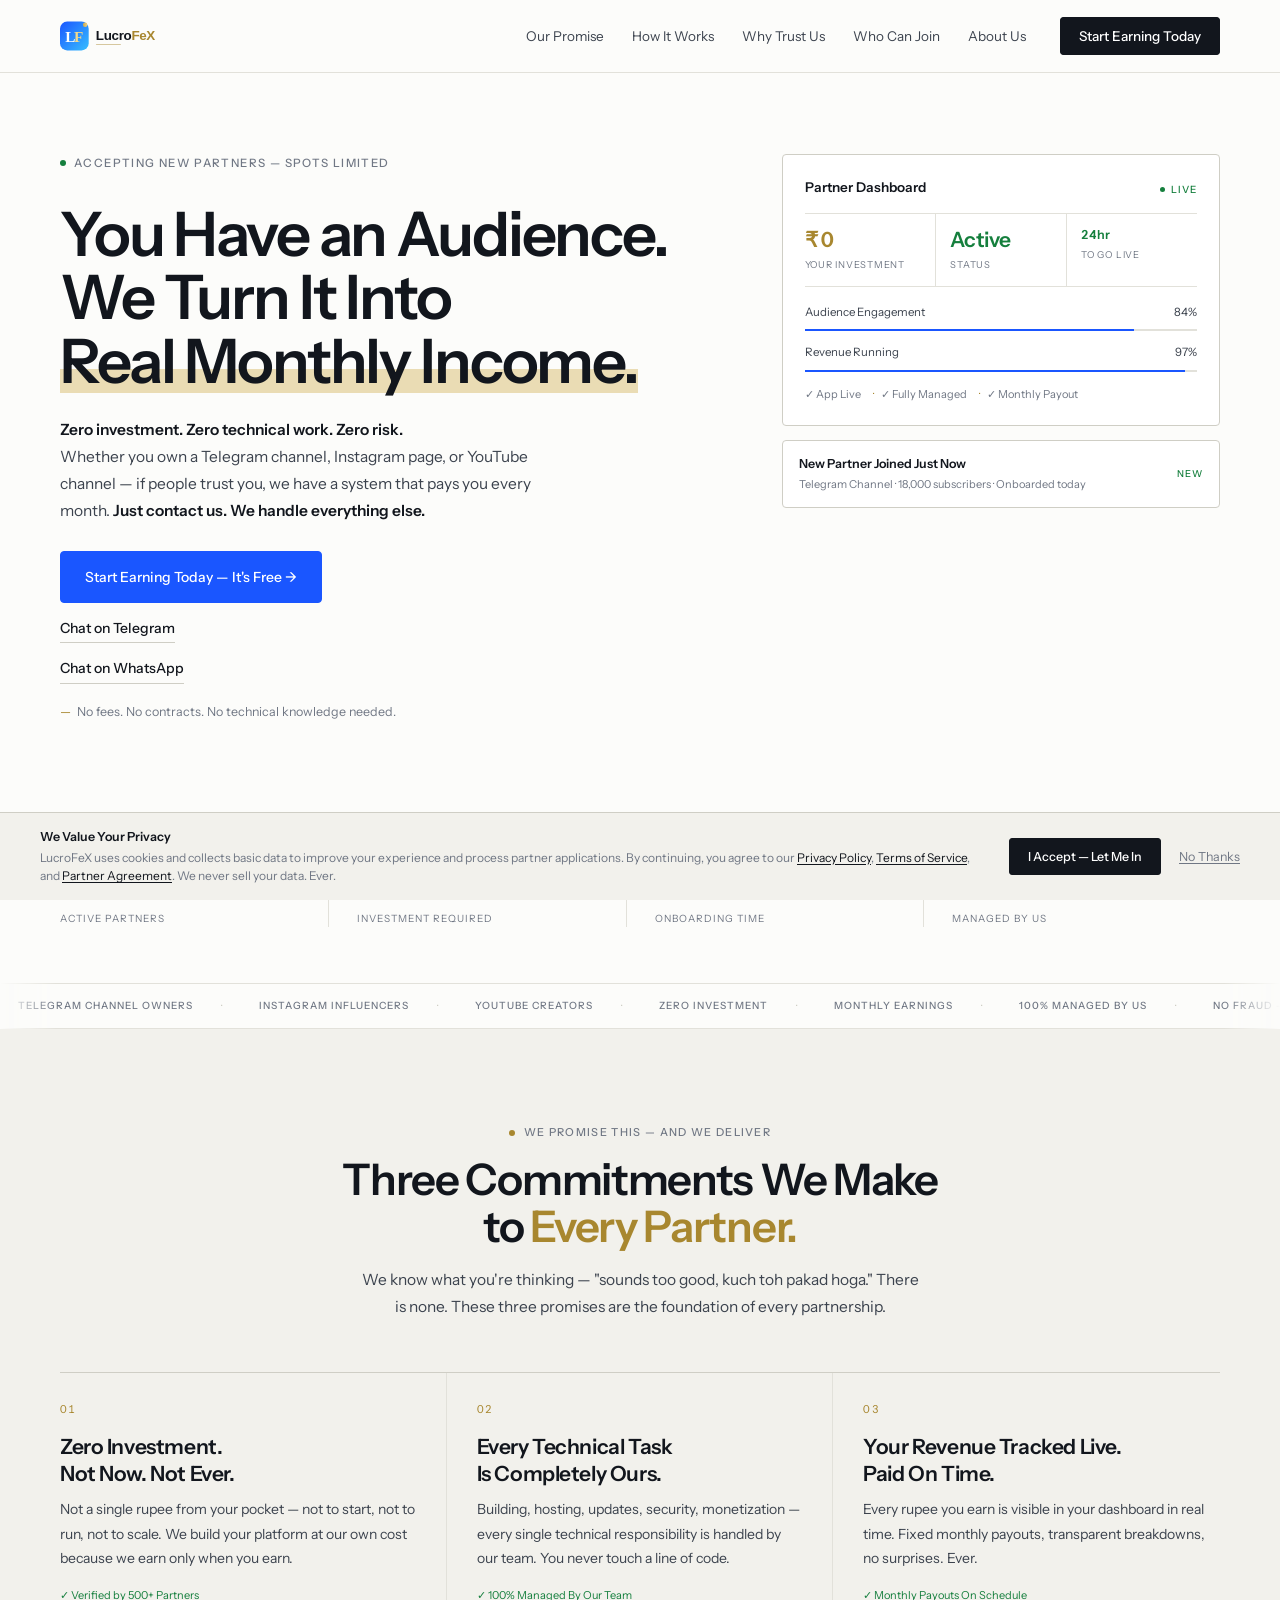
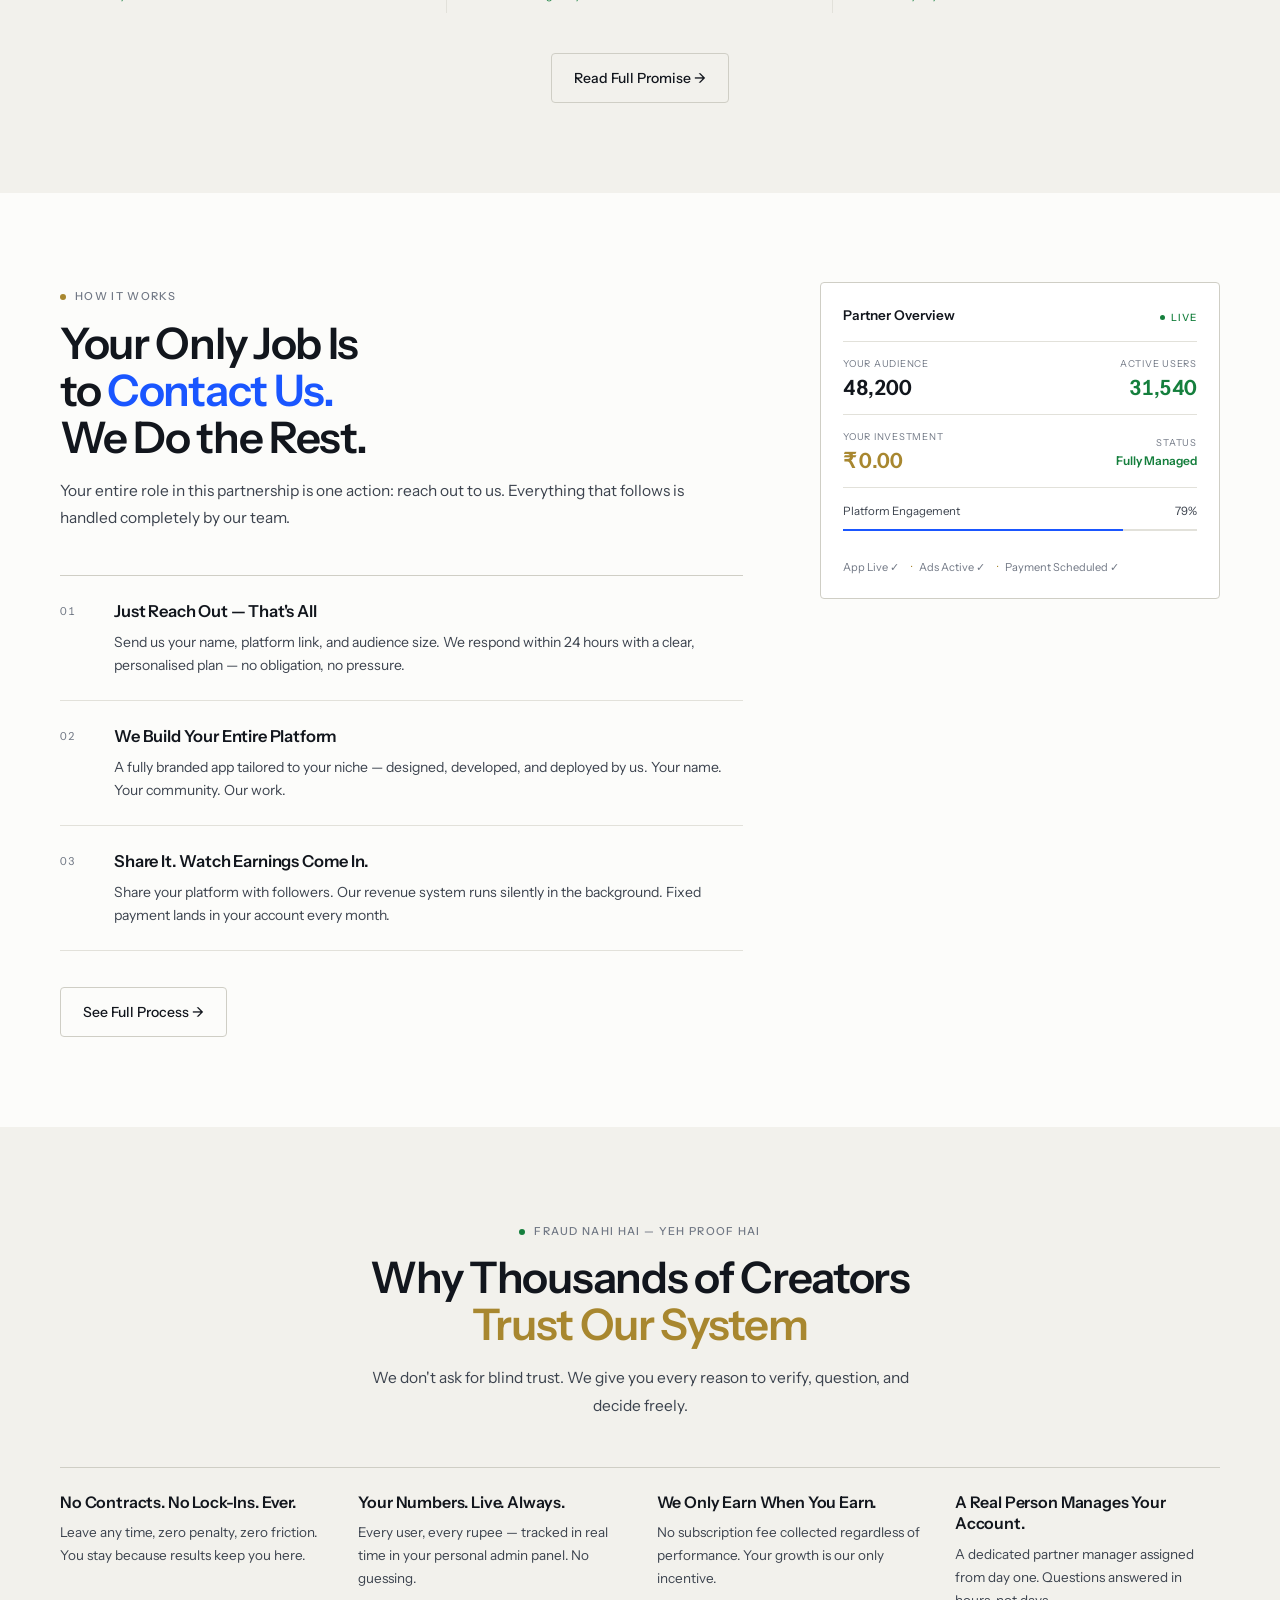
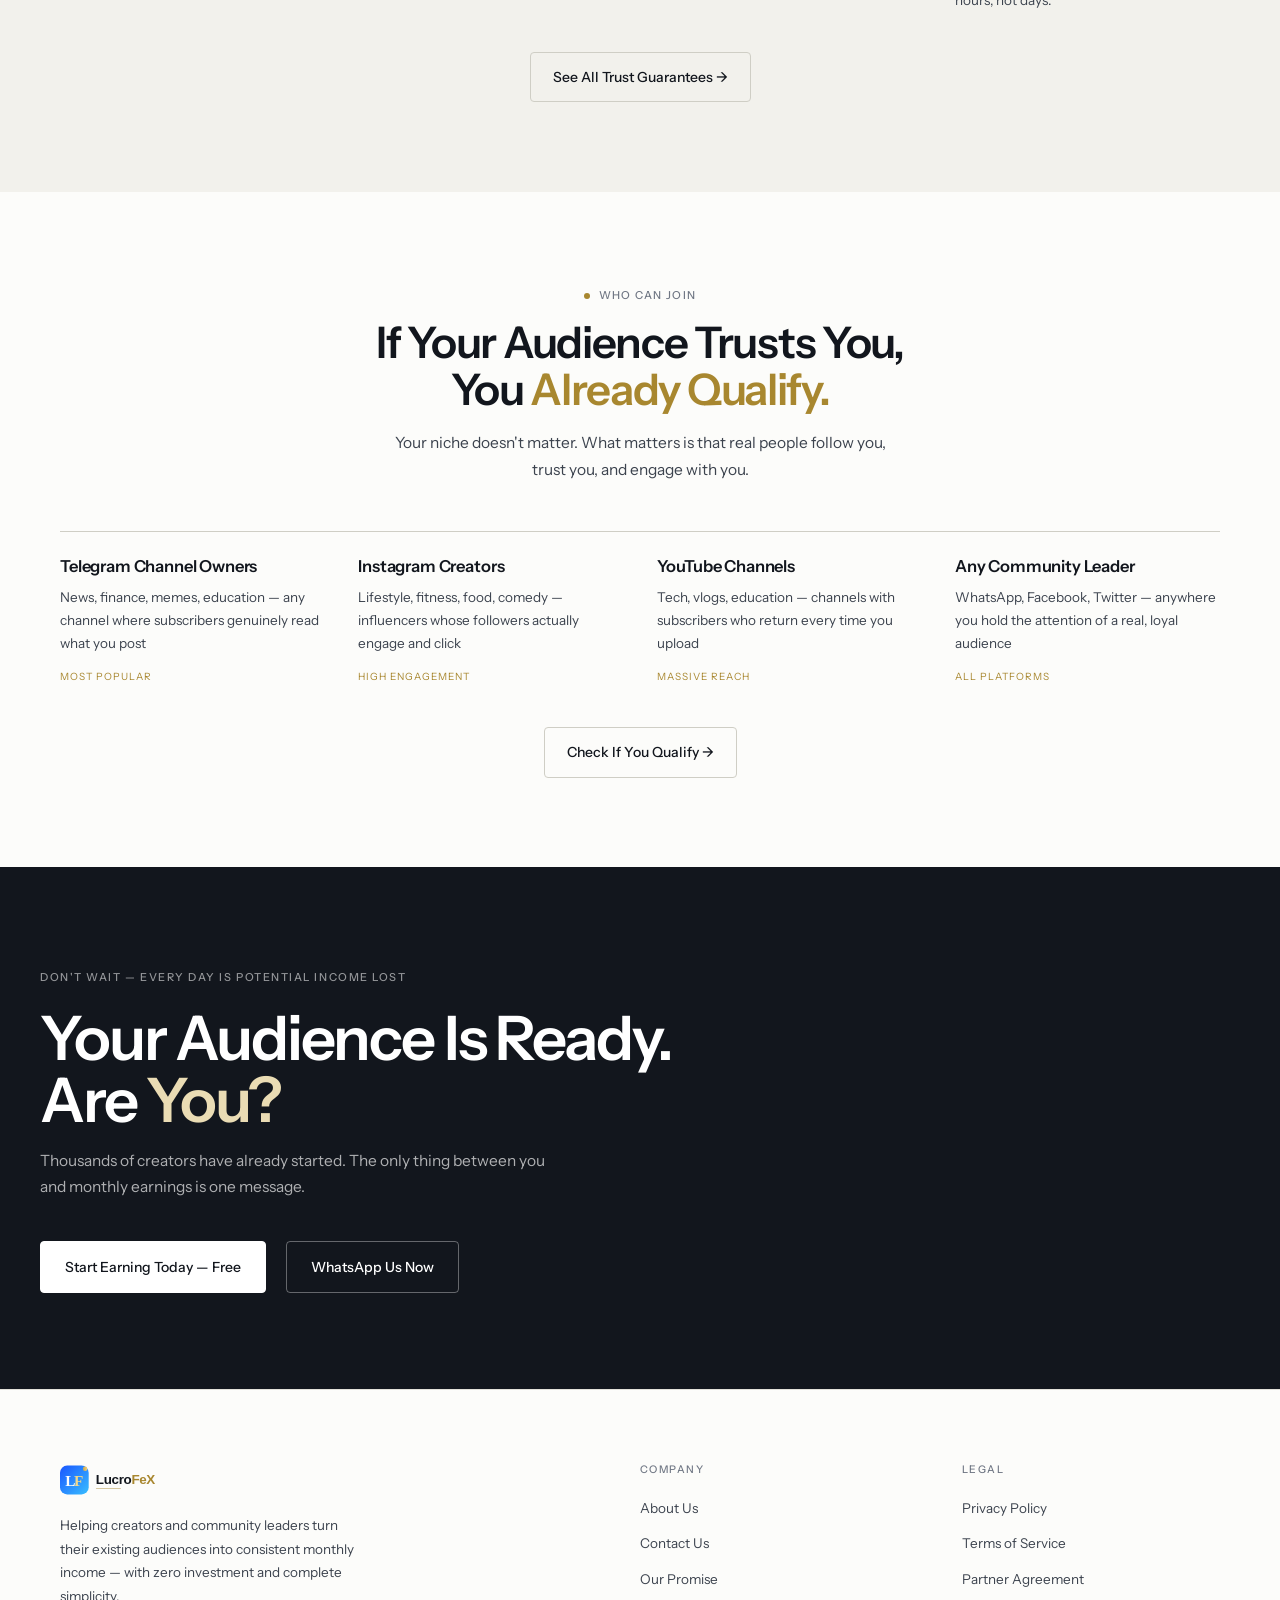
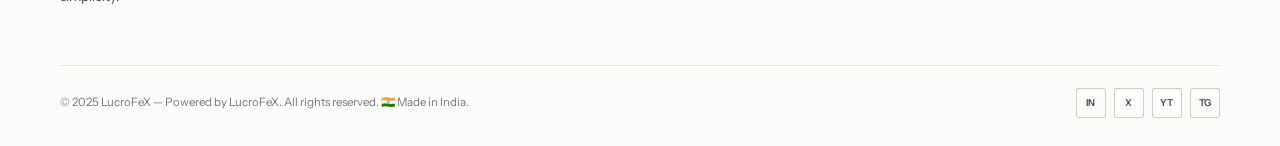
<file: index.html>
<!DOCTYPE html>
<html lang="en">
<head>
<meta charset="UTF-8">
<link rel="icon" type="image/svg+xml" href="favicon.svg">
<meta name="viewport" content="width=device-width, initial-scale=1.0">
<title>LucroFeX — Your Audience. Our System. Your Earnings.</title>
<link rel="stylesheet" href="shared.css">
<!-- SEO & OG Meta -->
  <meta name="description" content="LucroFeX — Turn your Telegram channel, Instagram or YouTube audience into real monthly income. Zero investment. We handle everything.">
  <meta name="keywords" content="audience monetization, telegram channel monetize, creator income, LucroFeX, zero investment earning">
  <meta property="og:title" content="LucroFeX — Your Audience. Our System. Your Earnings.">
  <meta property="og:description" content="Turn your social media audience into monthly income with zero investment. LucroFeX handles everything.">
  <meta property="og:url" content="https://lucrofex.chauhandeveloper.in/">
  <meta property="og:type" content="website">
  <meta name="twitter:card" content="summary_large_image">
  <link rel="canonical" href="https://lucrofex.chauhandeveloper.in/">
</head>
<body>

<!-- TRUST RIBBON -->
<!-- DRAWER -->
<div class="drawer" id="drawer">
  <button class="drawer-x" id="drawerX">✕</button>
  <a href="promise.html" onclick="closeDrawer()">Our Promise</a>
  <a href="how-it-works.html" onclick="closeDrawer()">How It Works</a>
  <a href="trust.html" onclick="closeDrawer()">Why Trust Us</a>
  <a href="who-can-join.html" onclick="closeDrawer()">Who Can Join</a>
  <a href="about.html" onclick="closeDrawer()">About Us</a>
  <a href="contact.html" onclick="closeDrawer()" style="color:var(--gold)">Start Earning →</a>
</div>

<!-- NAV -->
<header id="nav">
  <div class="nav-inner">
    <a href="index.html" class="logo">
      <img src="logo.svg" alt="LucroFeX" style="height:42px;width:auto">
    </a>
    <ul class="nav-links">
      <li><a href="promise.html">Our Promise</a></li>
      <li><a href="how-it-works.html">How It Works</a></li>
      <li><a href="trust.html">Why Trust Us</a></li>
      <li><a href="who-can-join.html">Who Can Join</a></li>
      <li><a href="about.html">About Us</a></li>
      <li><a href="contact.html" class="nav-pill">Start Earning Today</a></li>
    </ul>
    <button class="hamburger" id="ham"><span></span><span></span><span></span></button>
  </div>
</header>

<!-- HERO -->
<section class="hero">
  <div class="hero-bg"></div>
  <div class="hero-lines"></div>
  <div class="hero-inner">
    <div>
      <div class="hero-eyebrow"><span class="live-dot"></span>Accepting New Partners — Spots Limited</div>
      <h1>You Have an Audience.<br>We Turn It Into<br><em>Real Monthly Income.</em></h1>
      <p class="hero-sub"><strong>Zero investment. Zero technical work. Zero risk.</strong><br>Whether you own a Telegram channel, Instagram page, or YouTube channel — if people trust you, we have a system that pays you every month. <strong>Just contact us. We handle everything else.</strong></p>
      <div class="hero-actions">
        <a href="contact.html" class="btn-gold">Start Earning Today — It's Free →</a>
        <a href="https://t.me/LucroFexSupport" class="btn-tg" target="_blank" rel="noopener">Chat on Telegram</a>
        <a href="https://wa.me/919785121781?text=Hi%20LucroFeX%2C%20I%20want%20to%20monetize%20my%20audience." class="btn-wa" target="_blank" rel="noopener">Chat on WhatsApp</a>
        <p class="hero-caption">No fees. No contracts. No technical knowledge needed.</p>
      </div>
    </div>
    <div class="hero-right">
      <div class="dash-card">
        <div class="dc-head"><span class="dc-title">Partner Dashboard</span><span class="dc-live"><span class="dc-live-dot"></span>Live</span></div>
        <div class="dc-grid">
          <div class="dc-stat"><div class="dc-val gold">₹ 0</div><div class="dc-label">Your Investment</div></div>
          <div class="dc-stat"><div class="dc-val green">Active</div><div class="dc-label">Status</div></div>
          <div class="dc-stat"><div class="dc-val sky">24hr</div><div class="dc-label">To Go Live</div></div>
        </div>
        <div class="dc-bar-row"><div class="dc-bar-top"><span>Audience Engagement</span><span>84%</span></div><div class="dc-track"><div class="dc-fill" style="width:84%"></div></div></div>
        <div class="dc-bar-row" style="margin-top:10px"><div class="dc-bar-top"><span>Revenue Running</span><span>97%</span></div><div class="dc-track"><div class="dc-fill" style="width:97%"></div></div></div>
        <div class="dc-tags"><span class="dc-tag green">✓ App Live</span><span class="dc-tag blue">✓ Fully Managed</span><span class="dc-tag gold">✓ Monthly Payout</span></div>
      </div>
      <div class="notif-pop"><div><div class="np-title">New Partner Joined Just Now</div><div class="np-sub">Telegram Channel · 18,000 subscribers · Onboarded today</div></div><span class="np-badge">NEW</span></div>
    </div>
    <div class="hero-stats">
      <div class="hs-item"><div class="hs-val">150<span>+</span></div><div class="hs-label">Active Partners</div></div>
      <div class="hs-sep"></div>
      <div class="hs-item"><div class="hs-val">₹<span>0</span></div><div class="hs-label">Investment Required</div></div>
      <div class="hs-sep"></div>
      <div class="hs-item"><div class="hs-val">24<span>hr</span></div><div class="hs-label">Onboarding Time</div></div>
      <div class="hs-sep"></div>
      <div class="hs-item"><div class="hs-val">100<span>%</span></div><div class="hs-label">Managed By Us</div></div>
    </div>
  </div>
</section>

<!-- TICKER -->
<div class="ticker-wrap"><div class="ticker-track"><span class="tk-item">Telegram Channel Owners</span><span class="tk-item">Instagram Influencers</span><span class="tk-item">YouTube Creators</span><span class="tk-item">Zero Investment</span><span class="tk-item">Monthly Earnings</span><span class="tk-item">100% Managed By Us</span><span class="tk-item">No Fraud — Verified</span><span class="tk-item">Join Today — Free</span><span class="tk-item">Telegram Channel Owners</span><span class="tk-item">Instagram Influencers</span><span class="tk-item">YouTube Creators</span><span class="tk-item">Zero Investment</span><span class="tk-item">Monthly Earnings</span><span class="tk-item">100% Managed By Us</span><span class="tk-item">No Fraud — Verified</span><span class="tk-item">Join Today — Free</span></div></div>

<!-- PROMISE -->
<section class="page-section alt">
  <div class="container">
    <div class="text-center reveal">
      <div class="eyebrow gold">We Promise This — And We Deliver</div>
      <h2 class="s-title">Three Commitments We Make<br>to <em>Every Partner.</em></h2>
      <p class="s-desc" style="margin:0 auto;text-align:center;max-width:560px">We know what you're thinking — "sounds too good, kuch toh pakad hoga." There is none. These three promises are the foundation of every partnership.</p>
    </div>
    <div class="promise-grid">
      <div class="p-card reveal"><div class="p-line"></div><div class="p-num">01</div><h3>Zero Investment.<br>Not Now. Not Ever.</h3><p>Not a single rupee from your pocket — not to start, not to run, not to scale. We build your platform at our own cost because we earn only when you earn.</p><div class="p-proof">✓ Verified by 500+ Partners</div></div>
      <div class="p-card reveal d1"><div class="p-line"></div><div class="p-num">02</div><h3>Every Technical Task<br>Is Completely Ours.</h3><p>Building, hosting, updates, security, monetization — every single technical responsibility is handled by our team. You never touch a line of code.</p><div class="p-proof">✓ 100% Managed By Our Team</div></div>
      <div class="p-card reveal d2"><div class="p-line"></div><div class="p-num">03</div><h3>Your Revenue Tracked Live.<br>Paid On Time.</h3><p>Every rupee you earn is visible in your dashboard in real time. Fixed monthly payouts, transparent breakdowns, no surprises. Ever.</p><div class="p-proof">✓ Monthly Payouts On Schedule</div></div>
    </div>
    <div style="text-align:center;margin-top:40px"><a href="promise.html" class="btn-blue">Read Full Promise →</a></div>
  </div>
</section>

<!-- HOW IT WORKS -->
<section class="page-section">
  <div class="container">
    <div class="process-wrap">
      <div>
        <div class="reveal"><div class="eyebrow">How It Works</div><h2 class="s-title">Your Only Job Is<br>to <span>Contact Us.</span><br>We Do the Rest.</h2><p class="s-desc" style="margin-bottom:44px">Your entire role in this partnership is one action: reach out to us. Everything that follows is handled completely by our team.</p></div>
        <div class="process-steps">
          <div class="proc-step reveal"><span class="proc-step-n">01</span><div class="proc-body"><h4>Just Reach Out — That's All</h4><p>Send us your name, platform link, and audience size. We respond within 24 hours with a clear, personalised plan — no obligation, no pressure.</p></div></div>
          <div class="proc-step reveal d1"><span class="proc-step-n">02</span><div class="proc-body"><h4>We Build Your Entire Platform</h4><p>A fully branded app tailored to your niche — designed, developed, and deployed by us. Your name. Your community. Our work.</p></div></div>
          <div class="proc-step reveal d2"><span class="proc-step-n">03</span><div class="proc-body"><h4>Share It. Watch Earnings Come In.</h4><p>Share your platform with followers. Our revenue system runs silently in the background. Fixed payment lands in your account every month.</p></div></div>
        </div>
        <div style="margin-top:36px"><a href="how-it-works.html" class="btn-blue">See Full Process →</a></div>
      </div>
      <div class="proc-visual reveal d1">
        <div class="proc-glow"></div>
        <div class="proc-card">
          <div class="pc-head"><span class="pc-title">Partner Overview</span><span class="pc-badge">Live</span></div>
          <div class="pc-row"><div><div class="pc-row-label">Your Audience</div><div class="pc-row-val">48,200</div></div><div style="text-align:right"><div class="pc-row-label">Active Users</div><div class="pc-row-val green">31,540</div></div></div>
          <div class="pc-row"><div><div class="pc-row-label">Your Investment</div><div class="pc-row-val gold">₹ 0.00</div></div><div style="text-align:right"><div class="pc-row-label">Status</div><div class="pc-row-val sky">Fully Managed</div></div></div>
          <div class="pc-bar"><div class="pc-bar-top"><span>Platform Engagement</span><span>79%</span></div><div class="pc-track"><div class="pc-fill" style="width:79%"></div></div></div>
          <div class="pc-tags"><span class="pc-tag">App Live ✓</span><span class="pc-tag">Ads Active ✓</span><span class="pc-tag">Payment Scheduled ✓</span></div>
        </div>
      </div>
    </div>
  </div>
</section>

<!-- TRUST -->
<section class="page-section alt">
  <div class="container">
    <div class="text-center reveal"><div class="eyebrow green">Fraud Nahi Hai — Yeh Proof Hai</div><h2 class="s-title">Why Thousands of Creators<br><em>Trust Our System</em></h2><p class="s-desc" style="margin:0 auto;text-align:center;max-width:540px">We don't ask for blind trust. We give you every reason to verify, question, and decide freely.</p></div>
    <div class="trust-grid">
      <div class="trust-card reveal"><h4>No Contracts. No Lock-Ins. Ever.</h4><p>Leave any time, zero penalty, zero friction. You stay because results keep you here.</p></div>
      <div class="trust-card reveal d1"><h4>Your Numbers. Live. Always.</h4><p>Every user, every rupee — tracked in real time in your personal admin panel. No guessing.</p></div>
      <div class="trust-card reveal d2"><h4>We Only Earn When You Earn.</h4><p>No subscription fee collected regardless of performance. Your growth is our only incentive.</p></div>
      <div class="trust-card reveal d3"><h4>A Real Person Manages Your Account.</h4><p>A dedicated partner manager assigned from day one. Questions answered in hours, not days.</p></div>
    </div>
    <div style="text-align:center;margin-top:40px"><a href="trust.html" class="btn-blue">See All Trust Guarantees →</a></div>
  </div>
</section>

<!-- WHO -->
<section class="page-section">
  <div class="container">
    <div class="text-center reveal"><div class="eyebrow">Who Can Join</div><h2 class="s-title">If Your Audience Trusts You,<br>You <em>Already Qualify.</em></h2><p class="s-desc" style="margin:0 auto;text-align:center;max-width:520px">Your niche doesn't matter. What matters is that real people follow you, trust you, and engage with you.</p></div>
    <div class="who-grid">
      <div class="who-card reveal"><h4>Telegram Channel Owners</h4><p>News, finance, memes, education — any channel where subscribers genuinely read what you post</p><span class="who-badge">Most Popular</span></div>
      <div class="who-card reveal d1"><h4>Instagram Creators</h4><p>Lifestyle, fitness, food, comedy — influencers whose followers actually engage and click</p><span class="who-badge">High Engagement</span></div>
      <div class="who-card reveal d2"><h4>YouTube Channels</h4><p>Tech, vlogs, education — channels with subscribers who return every time you upload</p><span class="who-badge">Massive Reach</span></div>
      <div class="who-card reveal d3"><h4>Any Community Leader</h4><p>WhatsApp, Facebook, Twitter — anywhere you hold the attention of a real, loyal audience</p><span class="who-badge">All Platforms</span></div>
    </div>
    <div style="text-align:center;margin-top:40px"><a href="who-can-join.html" class="btn-blue">Check If You Qualify →</a></div>
  </div>
</section>

<!-- FINAL CTA -->
<section class="final-banner">
  <div class="fb-grid"></div><div class="fb-glow"></div>
  <div class="fb-eyebrow">Don't Wait — Every Day is Potential Income Lost</div>
  <h2>Your Audience Is Ready.<br>Are <em>You?</em></h2>
  <p>Thousands of creators have already started. The only thing between you and monthly earnings is one message.</p>
  <div class="fb-btns">
    <a href="contact.html" class="btn-white">Start Earning Today — Free</a>
    <a href="https://wa.me/919785121781?text=Hi%20LucroFeX%2C%20I%20want%20to%20monetize%20my%20audience." class="btn-border" target="_blank" rel="noopener">WhatsApp Us Now</a>
  </div>
</section>

<!-- FOOTER -->
<footer>
  <div class="container">
    <div class="ft-grid">
      <div><a href="index.html" class="logo">
        <img src="logo.svg" alt="LucroFeX" style="height:38px;width:auto">
      </a><p class="ft-desc">Helping creators and community leaders turn their existing audiences into consistent monthly income — with zero investment and complete simplicity.</p></div>
      <div><div class="ft-h">Company</div><ul class="ft-ul"><li><a href="about.html">About Us</a></li><li><a href="contact.html">Contact Us</a></li><li><a href="promise.html">Our Promise</a></li></ul></div>
      <div><div class="ft-h">Legal</div><ul class="ft-ul"><li><a href="privacy.html">Privacy Policy</a></li><li><a href="terms.html">Terms of Service</a></li><li><a href="partner-agreement.html">Partner Agreement</a></li></ul></div>
    </div>
    <div class="ft-bottom"><p>© 2025 LucroFeX — Powered by LucroFeX. All rights reserved. 🇮🇳 Made in India.</p><div class="socials"><a href="https://linkedin.com" class="soc" target="_blank">in</a><a href="https://twitter.com" class="soc" target="_blank">𝕏</a><a href="https://youtube.com" class="soc" target="_blank">▶</a><a href="https://t.me" class="soc" target="_blank">✈</a></div></div>
  </div>
</footer>

<a href="https://wa.me/919785121781?text=Hi%20LucroFeX%2C%20I%20want%20to%20monetize%20my%20audience." class="wa-float" target="_blank" rel="noopener"><div class="wa-ping"></div></a>

<script>
const nav=document.getElementById('nav');
window.addEventListener('scroll',()=>nav.classList.toggle('solid',scrollY>50),{passive:true});
document.getElementById('ham').onclick=()=>document.getElementById('drawer').classList.add('open');
document.getElementById('drawerX').onclick=closeDrawer;
function closeDrawer(){document.getElementById('drawer').classList.remove('open')}
(function(){const obs=new IntersectionObserver(e=>{e.forEach(x=>{if(x.isIntersecting){x.target.classList.add('in');obs.unobserve(x.target)}})},{threshold:.09});document.querySelectorAll('.reveal').forEach(el=>obs.observe(el))})();
</script>

<!-- PRIVACY CONSENT POPUP -->
<div class="privacy-overlay" id="privacyOverlay">
  <div class="privacy-box">
    <div class="pb-top">
      
      <div>
        <div class="pb-title">We Value Your Privacy</div>
        <p class="pb-desc">
          LucroFeX uses cookies and collects basic data to improve your experience and process partner applications.
          By continuing, you agree to our
          <a href="privacy.html">Privacy Policy</a>,
          <a href="terms.html">Terms of Service</a>, and
          <a href="partner-agreement.html">Partner Agreement</a>.
          We never sell your data. Ever.
        </p>
      </div>
    </div>
    <div class="pb-btns">
      <button class="pb-accept" onclick="acceptPrivacy()">I Accept — Let Me In</button>
      <button class="pb-decline" onclick="declinePrivacy()">No Thanks</button>
    </div>
    <div class="pb-links">
      <span class="pb-link" onclick="window.open('privacy.html')">Privacy Policy</span>
      <span class="pb-link" onclick="window.open('terms.html')">Terms of Service</span>
      <span class="pb-link" onclick="window.open('partner-agreement.html')">Partner Agreement</span>
    </div>
  </div>
</div>
<script>
(function(){
  if(!localStorage.getItem('lf_privacy_accepted')){
    document.getElementById('privacyOverlay').classList.remove('hidden');
  } else {
    document.getElementById('privacyOverlay').classList.add('hidden');
  }
})();
function acceptPrivacy(){
  localStorage.setItem('lf_privacy_accepted','true');
  var el=document.getElementById('privacyOverlay');
  el.style.opacity='0';el.style.transition='opacity .4s';
  setTimeout(function(){el.classList.add('hidden');},400);
}
function declinePrivacy(){
  window.location.href='https://www.google.com';
}
</script>

</body>
</html>
</file>
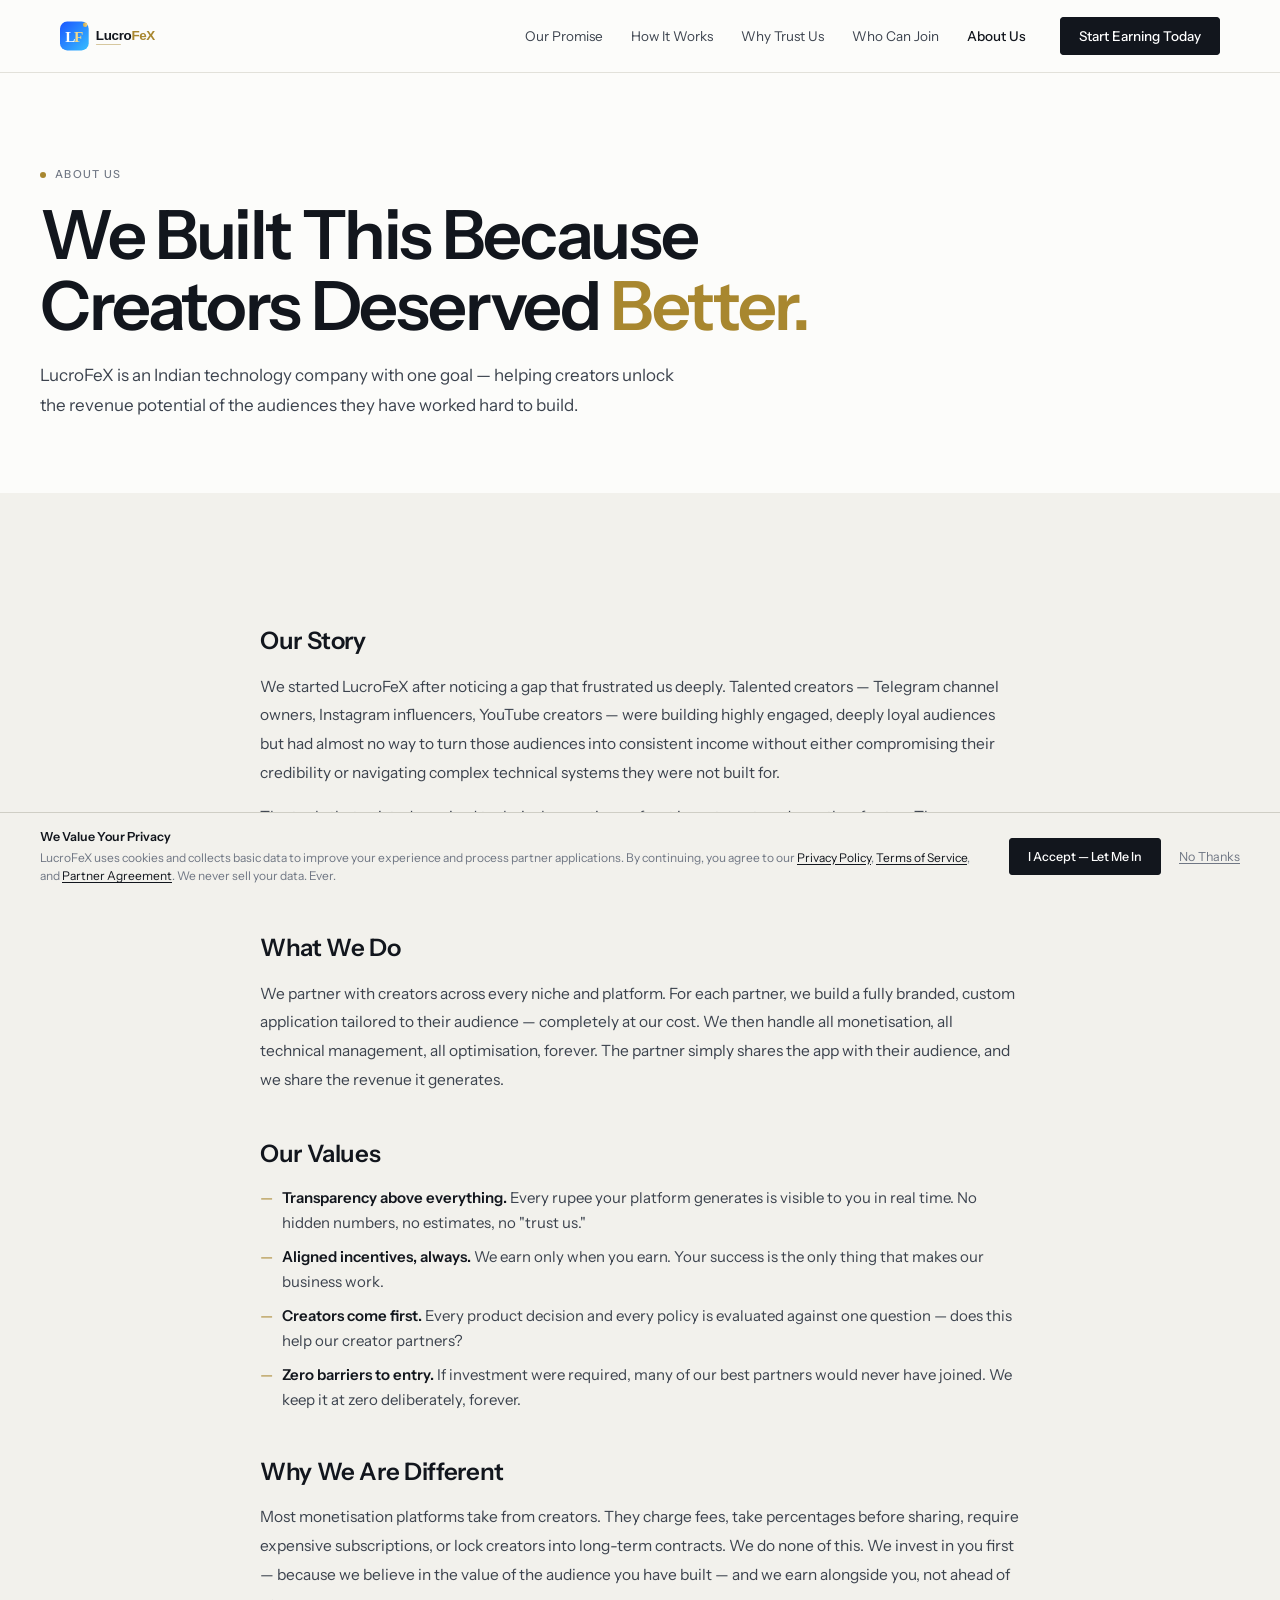
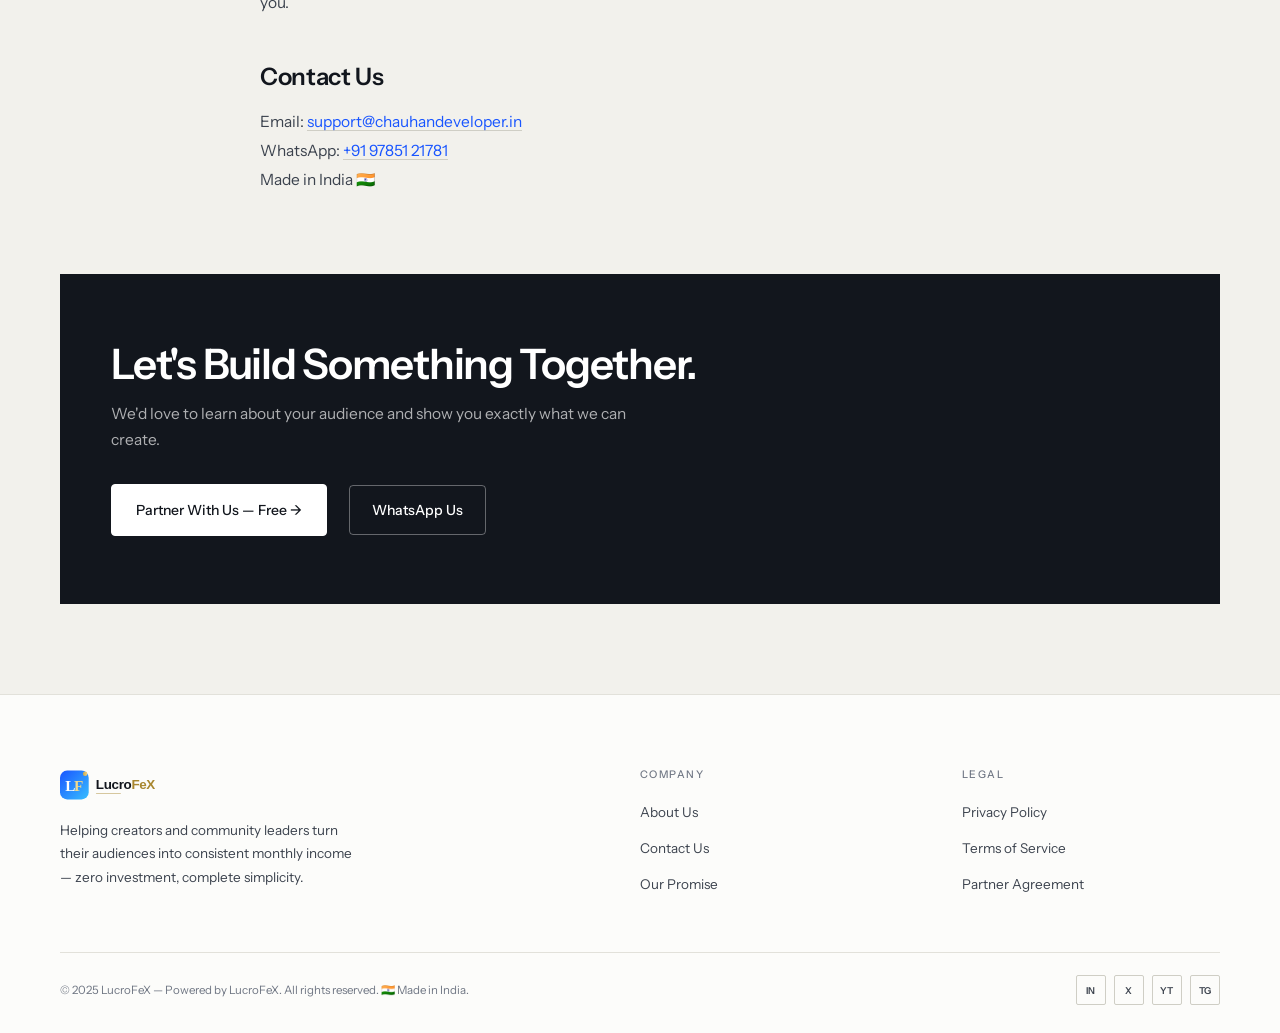
<file: about.html>
<!DOCTYPE html>
<html lang="en">
<head>
<meta charset="UTF-8">
<link rel="icon" type="image/svg+xml" href="favicon.svg">
<meta name="viewport" content="width=device-width, initial-scale=1.0">
<title>About Us — LucroFeX</title>
<link rel="stylesheet" href="shared.css">
<!-- SEO & OG Meta -->
  <meta name="description" content="LucroFeX — Turn your Telegram channel, Instagram or YouTube audience into real monthly income. Zero investment. We handle everything.">
  <meta name="keywords" content="audience monetization, telegram channel monetize, creator income, LucroFeX, zero investment earning">
  <meta property="og:title" content="LucroFeX — Your Audience. Our System. Your Earnings.">
  <meta property="og:description" content="Turn your social media audience into monthly income with zero investment. LucroFeX handles everything.">
  <meta property="og:url" content="https://lucrofex.chauhandeveloper.in/pages/about.html">
  <meta property="og:type" content="website">
  <meta name="twitter:card" content="summary_large_image">
  <link rel="canonical" href="https://lucrofex.chauhandeveloper.in/pages/about.html">
</head>
<body>
<div class="drawer" id="drawer">
  <button class="drawer-x" id="drawerX">✕</button>
  <a href='promise.html' onclick='closeDrawer()'>Our Promise</a><a href='how-it-works.html' onclick='closeDrawer()'>How It Works</a><a href='trust.html' onclick='closeDrawer()'>Why Trust Us</a><a href='who-can-join.html' onclick='closeDrawer()'>Who Can Join</a><a href='about.html' onclick='closeDrawer()'>About Us</a>
  <a href="contact.html" onclick="closeDrawer()" style="color:var(--gold)">Start Earning →</a>
</div>
<header id="nav">
  <div class="nav-inner">
    <a href="index.html" class="logo">
      <img src="logo.svg" alt="LucroFeX" style="height:42px;width:auto">
    </a>
    <ul class="nav-links"><li><a href='promise.html'>Our Promise</a></li><li><a href='how-it-works.html'>How It Works</a></li><li><a href='trust.html'>Why Trust Us</a></li><li><a href='who-can-join.html'>Who Can Join</a></li><li><a href='about.html' class='active'>About Us</a></li><li><a href="contact.html" class="nav-pill">Start Earning Today</a></li></ul>
    <button class="hamburger" id="ham"><span></span><span></span><span></span></button>
  </div>
</header>

<div class="page-hero"><div class="page-hero-bg"></div><div class="page-hero-content">
<div class="page-eyebrow">About Us</div>
<h1>We Built This Because<br>Creators Deserved <em>Better.</em></h1>
<p>LucroFeX is an Indian technology company with one goal — helping creators unlock the revenue potential of the audiences they have worked hard to build.</p>
</div></div>
<section class="page-section alt">
<div class="container">
<div class="prose reveal">
<h3>Our Story</h3>
<p>We started LucroFeX after noticing a gap that frustrated us deeply. Talented creators — Telegram channel owners, Instagram influencers, YouTube creators — were building highly engaged, deeply loyal audiences but had almost no way to turn those audiences into consistent income without either compromising their credibility or navigating complex technical systems they were not built for.</p>
<p>The tools that existed required technical expertise, upfront investment, and months of setup. They were built for companies, not creators. So we built something different — a system where the creator brings the audience, and we bring everything else.</p>
<h3>What We Do</h3>
<p>We partner with creators across every niche and platform. For each partner, we build a fully branded, custom application tailored to their audience — completely at our cost. We then handle all monetisation, all technical management, all optimisation, forever. The partner simply shares the app with their audience, and we share the revenue it generates.</p>
<h3>Our Values</h3>
<ul>
<li><strong style="color:rgba(255,255,255,.75)">Transparency above everything.</strong> Every rupee your platform generates is visible to you in real time. No hidden numbers, no estimates, no "trust us."</li>
<li><strong style="color:rgba(255,255,255,.75)">Aligned incentives, always.</strong> We earn only when you earn. Your success is the only thing that makes our business work.</li>
<li><strong style="color:rgba(255,255,255,.75)">Creators come first.</strong> Every product decision and every policy is evaluated against one question — does this help our creator partners?</li>
<li><strong style="color:rgba(255,255,255,.75)">Zero barriers to entry.</strong> If investment were required, many of our best partners would never have joined. We keep it at zero deliberately, forever.</li>
</ul>
<h3>Why We Are Different</h3>
<p>Most monetisation platforms take from creators. They charge fees, take percentages before sharing, require expensive subscriptions, or lock creators into long-term contracts. We do none of this. We invest in you first — because we believe in the value of the audience you have built — and we earn alongside you, not ahead of you.</p>
<h3>Contact Us</h3>
<p>Email: <a href="mailto:support@chauhandeveloper.in" style="color:var(--sky)">support@chauhandeveloper.in</a><br>
WhatsApp: <a href="https://wa.me/919785121781" target="_blank" rel="noopener" style="color:var(--green)">+91 97851 21781</a><br>
Made in India 🇮🇳</p>
</div>
<div class="cta-strip reveal">
<h2>Let's Build Something Together.</h2>
<p>We'd love to learn about your audience and show you exactly what we can create.</p>
<div class="cta-strip-btns"><a href="contact.html" class="btn-gold">Partner With Us — Free →</a><a href="https://wa.me/919785121781?text=Hi%2C%20I%20want%20to%20know%20more%20about%20Chauhan%20Developer." class="btn-blue" target="_blank" rel="noopener">WhatsApp Us</a></div>
</div>
</div>
</section>

<footer>
  <div class="container">
    <div class="ft-grid">
      <div><a href="index.html" class="logo">
        <img src="logo.svg" alt="LucroFeX" style="height:38px;width:auto">
      </a><p class="ft-desc">Helping creators and community leaders turn their audiences into consistent monthly income — zero investment, complete simplicity.</p></div>
      <div><div class="ft-h">Company</div><ul class="ft-ul"><li><a href="about.html">About Us</a></li><li><a href="contact.html">Contact Us</a></li><li><a href="promise.html">Our Promise</a></li></ul></div>
      <div><div class="ft-h">Legal</div><ul class="ft-ul"><li><a href="privacy.html">Privacy Policy</a></li><li><a href="terms.html">Terms of Service</a></li><li><a href="partner-agreement.html">Partner Agreement</a></li></ul></div>
    </div>
    <div class="ft-bottom"><p>© 2025 LucroFeX — Powered by LucroFeX. All rights reserved. 🇮🇳 Made in India.</p><div class="socials"><a href="https://linkedin.com" class="soc" target="_blank">in</a><a href="https://twitter.com" class="soc" target="_blank">𝕏</a><a href="https://youtube.com" class="soc" target="_blank">▶</a><a href="https://t.me" class="soc" target="_blank">✈</a></div></div>
  </div>
</footer>
<a href="https://wa.me/919785121781?text=Hi%20LucroFeX%2C%20I%20want%20to%20monetize%20my%20audience." class="wa-float" target="_blank" rel="noopener"><div class="wa-ping"></div></a>

<script>
const nav=document.getElementById('nav');
window.addEventListener('scroll',function(){nav.classList.toggle('solid',window.scrollY>50)},{passive:true});
document.getElementById('ham').onclick=function(){document.getElementById('drawer').classList.add('open')};
document.getElementById('drawerX').onclick=closeDrawer;
function closeDrawer(){document.getElementById('drawer').classList.remove('open')}
(function(){
  var obs=new IntersectionObserver(function(entries){
    entries.forEach(function(e){if(e.isIntersecting){e.target.classList.add('in');obs.unobserve(e.target)}});
  },{threshold:0.09});
  document.querySelectorAll('.reveal').forEach(function(el){obs.observe(el);});
})();
</script>


<!-- PRIVACY CONSENT POPUP -->
<div class="privacy-overlay" id="privacyOverlay">
  <div class="privacy-box">
    <div class="pb-top">
      
      <div>
        <div class="pb-title">We Value Your Privacy</div>
        <p class="pb-desc">
          LucroFeX uses cookies and collects basic data to improve your experience and process partner applications.
          By continuing, you agree to our
          <a href="privacy.html">Privacy Policy</a>,
          <a href="terms.html">Terms of Service</a>, and
          <a href="partner-agreement.html">Partner Agreement</a>.
          We never sell your data. Ever.
        </p>
      </div>
    </div>
    <div class="pb-btns">
      <button class="pb-accept" onclick="acceptPrivacy()">I Accept — Let Me In</button>
      <button class="pb-decline" onclick="declinePrivacy()">No Thanks</button>
    </div>
    <div class="pb-links">
      <span class="pb-link" onclick="window.open('privacy.html')">Privacy Policy</span>
      <span class="pb-link" onclick="window.open('terms.html')">Terms of Service</span>
      <span class="pb-link" onclick="window.open('partner-agreement.html')">Partner Agreement</span>
    </div>
  </div>
</div>
<script>
(function(){
  if(!localStorage.getItem('lf_privacy_accepted')){
    document.getElementById('privacyOverlay').classList.remove('hidden');
  } else {
    document.getElementById('privacyOverlay').classList.add('hidden');
  }
})();
function acceptPrivacy(){
  localStorage.setItem('lf_privacy_accepted','true');
  var el=document.getElementById('privacyOverlay');
  el.style.opacity='0';el.style.transition='opacity .4s';
  setTimeout(function(){el.classList.add('hidden');},400);
}
function declinePrivacy(){
  window.location.href='https://www.google.com';
}
</script>

</body>
</html>
</file>
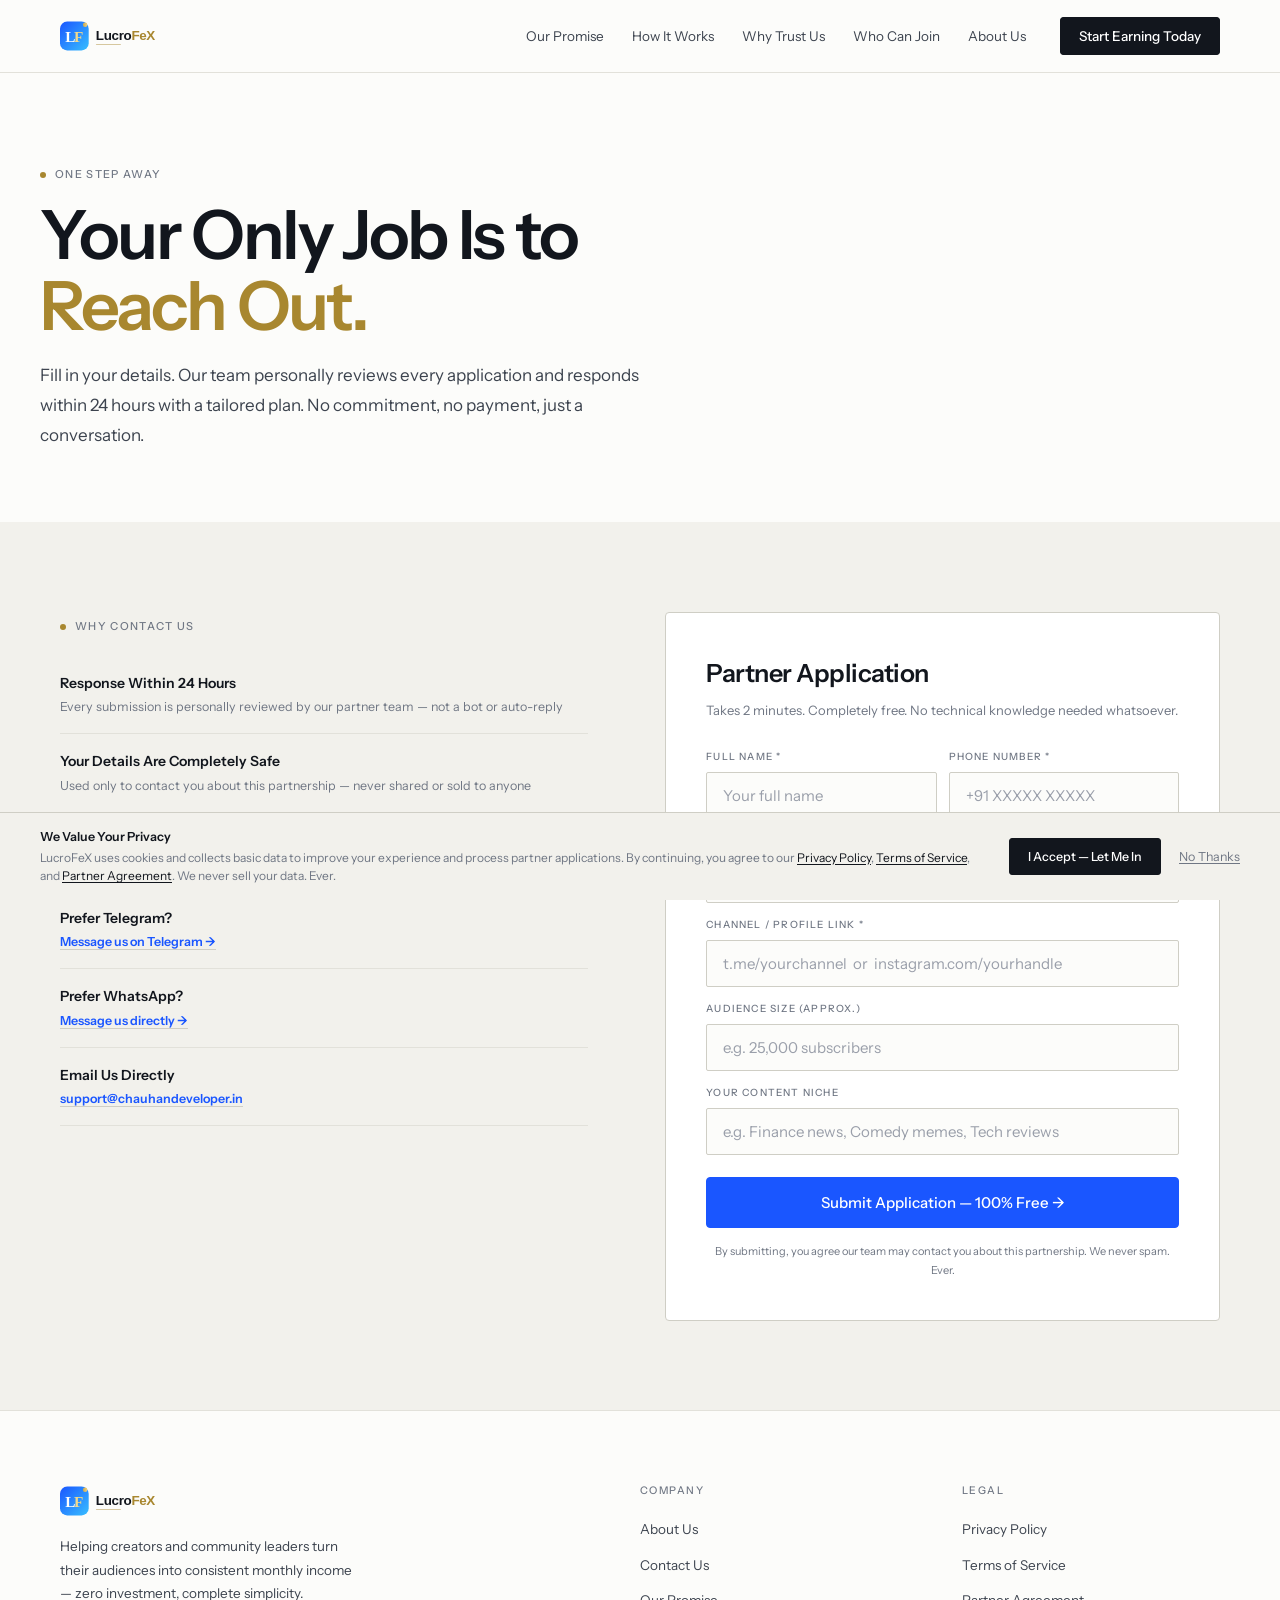
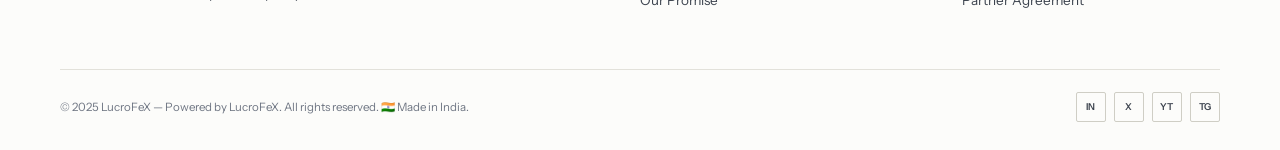
<file: contact.html>
<!DOCTYPE html>
<html lang="en">
<head>
<meta charset="UTF-8">
<link rel="icon" type="image/svg+xml" href="favicon.svg">
<meta name="viewport" content="width=device-width, initial-scale=1.0">
<title>Contact Us — LucroFeX</title>
<link rel="stylesheet" href="shared.css">
<!-- SEO & OG Meta -->
  <meta name="description" content="LucroFeX — Turn your Telegram channel, Instagram or YouTube audience into real monthly income. Zero investment. We handle everything.">
  <meta name="keywords" content="audience monetization, telegram channel monetize, creator income, LucroFeX, zero investment earning">
  <meta property="og:title" content="LucroFeX — Your Audience. Our System. Your Earnings.">
  <meta property="og:description" content="Turn your social media audience into monthly income with zero investment. LucroFeX handles everything.">
  <meta property="og:url" content="https://lucrofex.chauhandeveloper.in/pages/contact.html">
  <meta property="og:type" content="website">
  <meta name="twitter:card" content="summary_large_image">
  <link rel="canonical" href="https://lucrofex.chauhandeveloper.in/pages/contact.html">
</head>
<body>
<div class="drawer" id="drawer">
  <button class="drawer-x" id="drawerX">✕</button>
  <a href='promise.html' onclick='closeDrawer()'>Our Promise</a><a href='how-it-works.html' onclick='closeDrawer()'>How It Works</a><a href='trust.html' onclick='closeDrawer()'>Why Trust Us</a><a href='who-can-join.html' onclick='closeDrawer()'>Who Can Join</a><a href='about.html' onclick='closeDrawer()'>About Us</a>
  <a href="contact.html" onclick="closeDrawer()" style="color:var(--gold)">Start Earning →</a>
</div>
<header id="nav">
  <div class="nav-inner">
    <a href="index.html" class="logo">
      <img src="logo.svg" alt="LucroFeX" style="height:42px;width:auto">
    </a>
    <ul class="nav-links"><li><a href='promise.html'>Our Promise</a></li><li><a href='how-it-works.html'>How It Works</a></li><li><a href='trust.html'>Why Trust Us</a></li><li><a href='who-can-join.html'>Who Can Join</a></li><li><a href='about.html'>About Us</a></li><li><a href="contact.html" class="nav-pill">Start Earning Today</a></li></ul>
    <button class="hamburger" id="ham"><span></span><span></span><span></span></button>
  </div>
</header>

<div class="page-hero"><div class="page-hero-bg"></div><div class="page-hero-content">
<div class="page-eyebrow">One Step Away</div>
<h1>Your Only Job Is to<br><em>Reach Out.</em></h1>
<p>Fill in your details. Our team personally reviews every application and responds within 24 hours with a tailored plan. No commitment, no payment, just a conversation.</p>
</div></div>
<section class="page-section alt">
<div class="container">
<div class="contact-wrap">
<div class="reveal">
<div class="eyebrow gold" style="margin-bottom:20px">Why Contact Us</div>
<div class="c-trust-item"><div class="cti-body"><h5>Response Within 24 Hours</h5><p>Every submission is personally reviewed by our partner team — not a bot or auto-reply</p></div></div>
<div class="c-trust-item"><div class="cti-body"><h5>Your Details Are Completely Safe</h5><p>Used only to contact you about this partnership — never shared or sold to anyone</p></div></div>
<div class="c-trust-item"><div class="cti-body"><h5>Zero Commitment Required</h5><p>This is just a conversation. Say yes only when you are fully ready and convinced</p></div></div>
<div class="c-trust-item"><div class="cti-body"><h5>Prefer Telegram?</h5><p><a href="https://t.me/LucroFexSupport" target="_blank" rel="noopener" style="color:var(--sky);font-weight:600">Message us on Telegram →</a></p></div></div>
  <div class="c-trust-item"><div class="cti-body"><h5>Prefer WhatsApp?</h5><p><a href="https://wa.me/919785121781?text=Hi%20LucroFeX%2C%20I%20want%20to%20partner%20with%20you." target="_blank" rel="noopener" style="color:var(--green);font-weight:600">Message us directly →</a></p></div></div>
<div class="c-trust-item"><div class="cti-body"><h5>Email Us Directly</h5><p><a href="mailto:support@chauhandeveloper.in" style="color:var(--sky);font-weight:600">support@chauhandeveloper.in</a></p></div></div>
</div>
<div class="reveal d2">
<div class="form-box">
<div id="formBody">
<div class="f-title">Partner Application</div>
<p class="f-sub">Takes 2 minutes. Completely free. No technical knowledge needed whatsoever.</p>
<div class="f-row">
<div class="f-group"><label class="f-label">Full Name *</label><input type="text" class="f-input" id="fn" placeholder="Your full name" /></div>
<div class="f-group"><label class="f-label">Phone Number *</label><input type="tel" class="f-input" id="fp" placeholder="+91 XXXXX XXXXX" /></div>
</div>
<div class="f-group"><label class="f-label">Email Address *</label><input type="email" class="f-input" id="fe" placeholder="you@example.com" /></div>
<div class="f-group"><label class="f-label">Channel / Profile Link *</label><input type="url" class="f-input" id="fl" placeholder="t.me/yourchannel  or  instagram.com/yourhandle" /></div>
<div class="f-group"><label class="f-label">Audience Size (approx.)</label><input type="text" class="f-input" id="fs" placeholder="e.g. 25,000 subscribers" /></div>
<div class="f-group"><label class="f-label">Your Content Niche</label><input type="text" class="f-input" id="fc" placeholder="e.g. Finance news, Comedy memes, Tech reviews" /></div>
<button class="f-submit" id="submitBtn" onclick="handleForm()">Submit Application — 100% Free →</button>
<p class="f-note">By submitting, you agree our team may contact you about this partnership. We never spam. Ever.</p>
</div>
<div class="success-screen" id="successScreen">
<div class="success-icon-wrap"><span class="success-checkmark">✓</span></div>
<h3>Application Received!</h3>
<p>Our partner team will personally review your profile and reach out within 24 hours with a tailored plan — no obligation, no payment required.</p>
<div class="success-pills">
<div class="success-pill"><span>Your details have been securely saved</span></div>
<div class="success-pill"><span>A real partner manager will contact you soon</span></div>
<div class="success-pill"><span>Zero commitment required from your side</span></div>
</div>
<div style="margin-top:28px;text-align:center;display:flex;gap:12px;justify-content:center;flex-wrap:wrap">
  <a href="https://t.me/LucroFexSupport" target="_blank" rel="noopener" class="btn-blue" style="margin:0">Also Telegram Us →</a>

  <a href="https://wa.me/919785121781?text=Hi%20I%20just%20submitted%20my%20application%20on%20LucroFeX%20website." target="_blank" rel="noopener" class="btn-gold" style="margin:0">Also WhatsApp Us →</a>
</div>
</div>
</div>
</div>
</div>
</div>
</section>
<script>
async function handleForm(){
  var btn=document.getElementById('submitBtn');
  var name=document.getElementById('fn').value.trim();
  var phone=document.getElementById('fp').value.trim();
  var email=document.getElementById('fe').value.trim();
  var link=document.getElementById('fl').value.trim();
  var size=document.getElementById('fs').value.trim();
  var niche=document.getElementById('fc').value.trim();
  if(!name||!phone||!email||!link){alert('Please fill all required fields: Name, Phone, Email and Channel Link.');return}
  if(!/^[^\s@]+@[^\s@]+\.[^\s@]+$/.test(email)){alert('Please enter a valid email address.');return}
  btn.disabled=true;btn.textContent='Submitting...';
  var SHEET_URL='https://script.google.com/macros/s/AKfycbzy9FSLNtVKWytTQqUBaEcWeTNI49uXrIg-MUNPxzS9sbJsMZkgCPQ3cGFUMYdvkLVXlA/exec';
  try{
    if(SHEET_URL!=='YOUR_GOOGLE_APPS_SCRIPT_URL_HERE'){
      await fetch(SHEET_URL,{method:'POST',mode:'no-cors',headers:{'Content-Type':'application/json'},body:JSON.stringify({name:name,phone:phone,email:email,link:link,size:size,niche:niche,time:new Date().toISOString()})});
    }
  }catch(e){console.log('Sheet logging skipped');}
  document.getElementById('formBody').style.display='none';
  document.getElementById('successScreen').style.display='block';
}
</script>

<footer>
  <div class="container">
    <div class="ft-grid">
      <div><a href="index.html" class="logo">
        <img src="logo.svg" alt="LucroFeX" style="height:38px;width:auto">
      </a><p class="ft-desc">Helping creators and community leaders turn their audiences into consistent monthly income — zero investment, complete simplicity.</p></div>
      <div><div class="ft-h">Company</div><ul class="ft-ul"><li><a href="about.html">About Us</a></li><li><a href="contact.html">Contact Us</a></li><li><a href="promise.html">Our Promise</a></li></ul></div>
      <div><div class="ft-h">Legal</div><ul class="ft-ul"><li><a href="privacy.html">Privacy Policy</a></li><li><a href="terms.html">Terms of Service</a></li><li><a href="partner-agreement.html">Partner Agreement</a></li></ul></div>
    </div>
    <div class="ft-bottom"><p>© 2025 LucroFeX — Powered by LucroFeX. All rights reserved. 🇮🇳 Made in India.</p><div class="socials"><a href="https://linkedin.com" class="soc" target="_blank">in</a><a href="https://twitter.com" class="soc" target="_blank">𝕏</a><a href="https://youtube.com" class="soc" target="_blank">▶</a><a href="https://t.me/LucroFexSupport" class="soc" target="_blank" rel="noopener">✈</a></div></div>
  </div>
</footer>
<a href="https://wa.me/919785121781?text=Hi%20LucroFeX%2C%20I%20want%20to%20monetize%20my%20audience." class="wa-float" target="_blank" rel="noopener"><div class="wa-ping"></div></a>

<script>
const nav=document.getElementById('nav');
window.addEventListener('scroll',function(){nav.classList.toggle('solid',window.scrollY>50)},{passive:true});
document.getElementById('ham').onclick=function(){document.getElementById('drawer').classList.add('open')};
document.getElementById('drawerX').onclick=closeDrawer;
function closeDrawer(){document.getElementById('drawer').classList.remove('open')}
(function(){
  var obs=new IntersectionObserver(function(entries){
    entries.forEach(function(e){if(e.isIntersecting){e.target.classList.add('in');obs.unobserve(e.target)}});
  },{threshold:0.09});
  document.querySelectorAll('.reveal').forEach(function(el){obs.observe(el);});
})();
</script>


<!-- PRIVACY CONSENT POPUP -->
<div class="privacy-overlay" id="privacyOverlay">
  <div class="privacy-box">
    <div class="pb-top">
      
      <div>
        <div class="pb-title">We Value Your Privacy</div>
        <p class="pb-desc">
          LucroFeX uses cookies and collects basic data to improve your experience and process partner applications.
          By continuing, you agree to our
          <a href="privacy.html">Privacy Policy</a>,
          <a href="terms.html">Terms of Service</a>, and
          <a href="partner-agreement.html">Partner Agreement</a>.
          We never sell your data. Ever.
        </p>
      </div>
    </div>
    <div class="pb-btns">
      <button class="pb-accept" onclick="acceptPrivacy()">I Accept — Let Me In</button>
      <button class="pb-decline" onclick="declinePrivacy()">No Thanks</button>
    </div>
    <div class="pb-links">
      <span class="pb-link" onclick="window.open('privacy.html')">Privacy Policy</span>
      <span class="pb-link" onclick="window.open('terms.html')">Terms of Service</span>
      <span class="pb-link" onclick="window.open('partner-agreement.html')">Partner Agreement</span>
    </div>
  </div>
</div>
<script>
(function(){
  if(!localStorage.getItem('lf_privacy_accepted')){
    document.getElementById('privacyOverlay').classList.remove('hidden');
  } else {
    document.getElementById('privacyOverlay').classList.add('hidden');
  }
})();
function acceptPrivacy(){
  localStorage.setItem('lf_privacy_accepted','true');
  var el=document.getElementById('privacyOverlay');
  el.style.opacity='0';el.style.transition='opacity .4s';
  setTimeout(function(){el.classList.add('hidden');},400);
}
function declinePrivacy(){
  window.location.href='https://www.google.com';
}
</script>

</body>
</html>
</file>
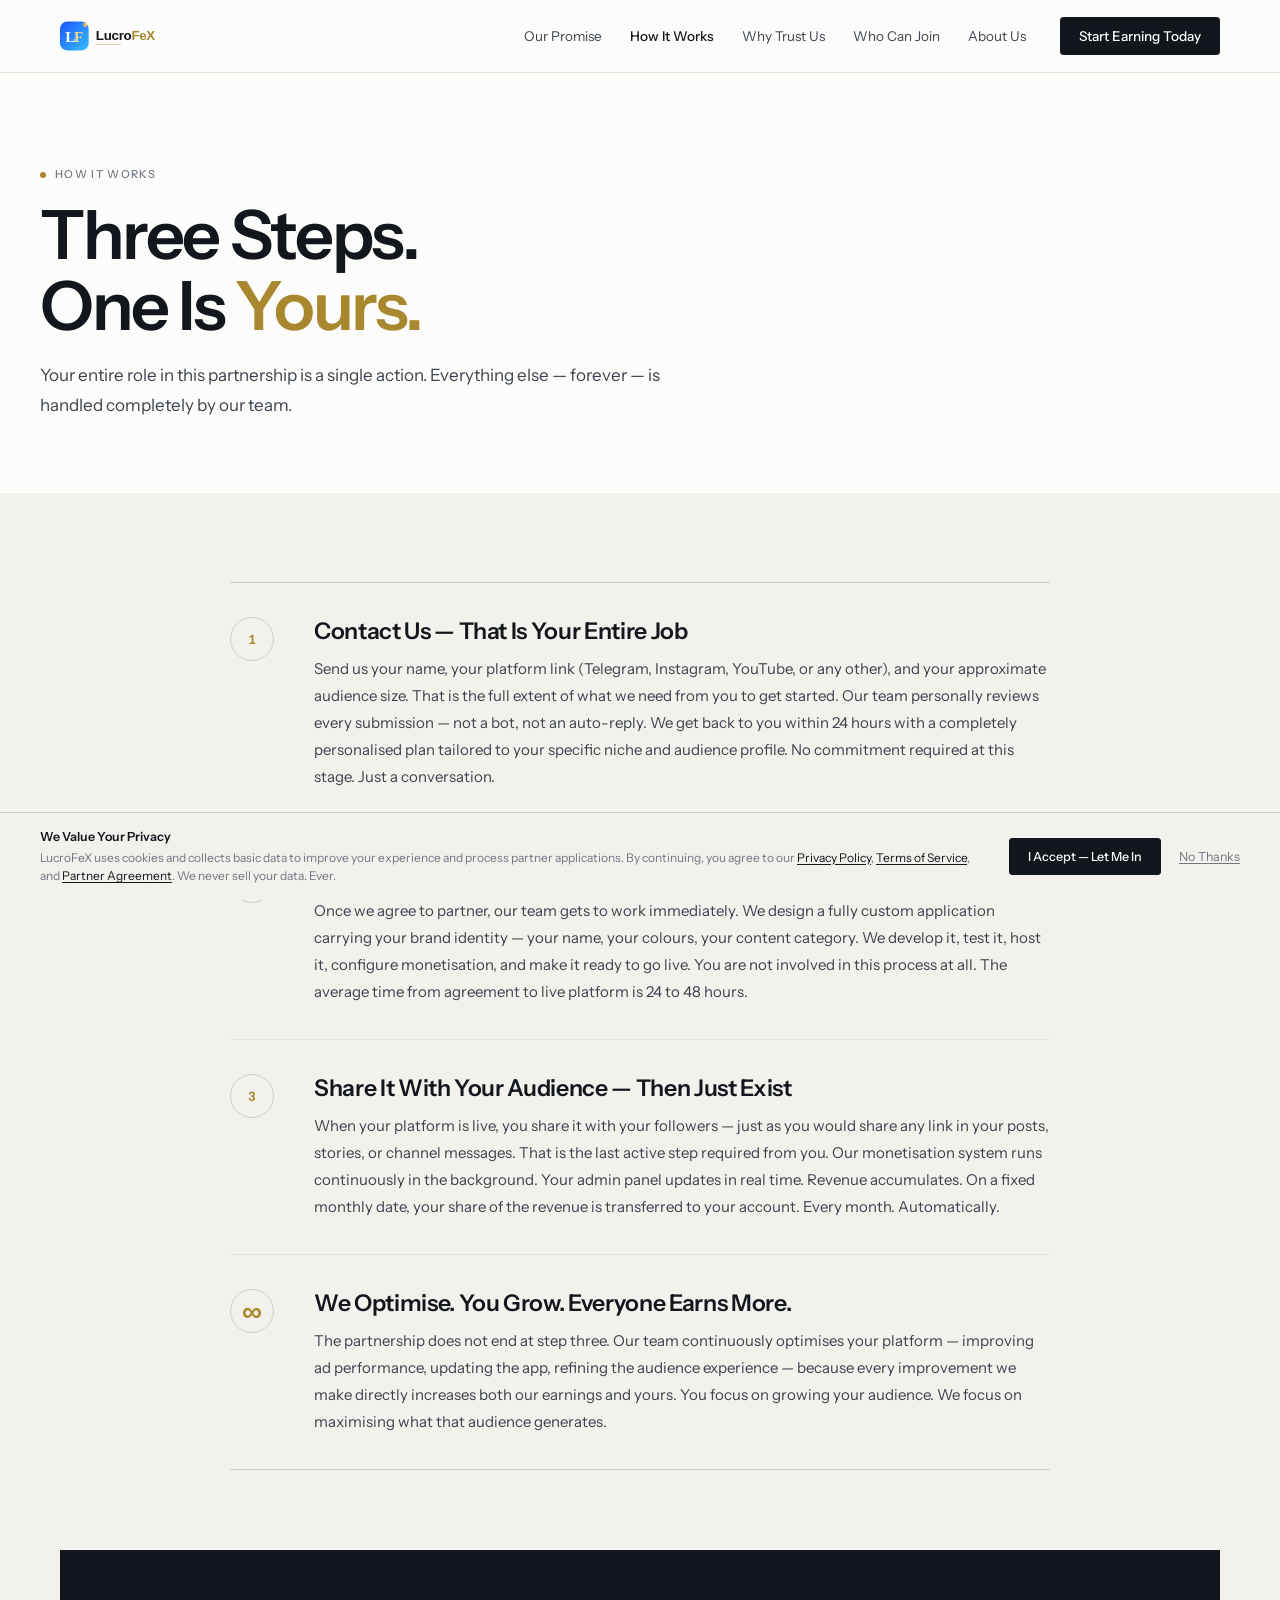
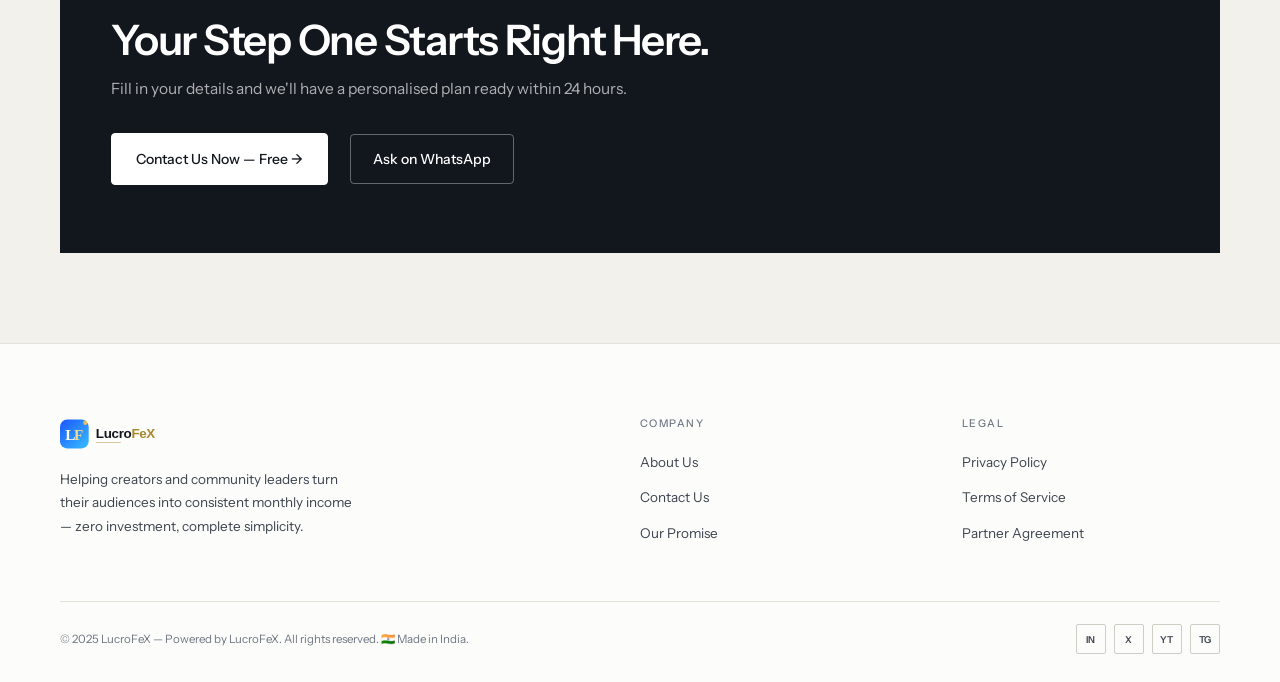
<file: how-it-works.html>
<!DOCTYPE html>
<html lang="en">
<head>
<meta charset="UTF-8">
<link rel="icon" type="image/svg+xml" href="favicon.svg">
<meta name="viewport" content="width=device-width, initial-scale=1.0">
<title>How It Works — LucroFeX</title>
<link rel="stylesheet" href="shared.css">
<!-- SEO & OG Meta -->
  <meta name="description" content="LucroFeX — Turn your Telegram channel, Instagram or YouTube audience into real monthly income. Zero investment. We handle everything.">
  <meta name="keywords" content="audience monetization, telegram channel monetize, creator income, LucroFeX, zero investment earning">
  <meta property="og:title" content="LucroFeX — Your Audience. Our System. Your Earnings.">
  <meta property="og:description" content="Turn your social media audience into monthly income with zero investment. LucroFeX handles everything.">
  <meta property="og:url" content="https://lucrofex.chauhandeveloper.in/pages/how-it-works.html">
  <meta property="og:type" content="website">
  <meta name="twitter:card" content="summary_large_image">
  <link rel="canonical" href="https://lucrofex.chauhandeveloper.in/pages/how-it-works.html">
</head>
<body>
<div class="drawer" id="drawer">
  <button class="drawer-x" id="drawerX">✕</button>
  <a href='promise.html' onclick='closeDrawer()'>Our Promise</a><a href='how-it-works.html' onclick='closeDrawer()'>How It Works</a><a href='trust.html' onclick='closeDrawer()'>Why Trust Us</a><a href='who-can-join.html' onclick='closeDrawer()'>Who Can Join</a><a href='about.html' onclick='closeDrawer()'>About Us</a>
  <a href="contact.html" onclick="closeDrawer()" style="color:var(--gold)">Start Earning →</a>
</div>
<header id="nav">
  <div class="nav-inner">
    <a href="index.html" class="logo">
      <img src="logo.svg" alt="LucroFeX" style="height:42px;width:auto">
    </a>
    <ul class="nav-links"><li><a href='promise.html'>Our Promise</a></li><li><a href='how-it-works.html' class='active'>How It Works</a></li><li><a href='trust.html'>Why Trust Us</a></li><li><a href='who-can-join.html'>Who Can Join</a></li><li><a href='about.html'>About Us</a></li><li><a href="contact.html" class="nav-pill">Start Earning Today</a></li></ul>
    <button class="hamburger" id="ham"><span></span><span></span><span></span></button>
  </div>
</header>

<div class="page-hero"><div class="page-hero-bg"></div><div class="page-hero-content">
<div class="page-eyebrow">How It Works</div>
<h1>Three Steps.<br>One Is <em>Yours.</em></h1>
<p>Your entire role in this partnership is a single action. Everything else — forever — is handled completely by our team.</p>
</div></div>
<section class="page-section alt">
<div class="container">
<div style="max-width:820px;margin:0 auto">
<div class="step-big reveal">
<div class="step-circle">1</div>
<div><h4>Contact Us — That Is Your Entire Job</h4><p>Send us your name, your platform link (Telegram, Instagram, YouTube, or any other), and your approximate audience size. That is the full extent of what we need from you to get started. Our team personally reviews every submission — not a bot, not an auto-reply. We get back to you within 24 hours with a completely personalised plan tailored to your specific niche and audience profile. No commitment required at this stage. Just a conversation.</p></div>
</div>
<div class="step-big reveal d1">
<div class="step-circle">2</div>
<div><h4>We Design and Build Your Branded Platform</h4><p>Once we agree to partner, our team gets to work immediately. We design a fully custom application carrying your brand identity — your name, your colours, your content category. We develop it, test it, host it, configure monetisation, and make it ready to go live. You are not involved in this process at all. The average time from agreement to live platform is 24 to 48 hours.</p></div>
</div>
<div class="step-big reveal d2">
<div class="step-circle">3</div>
<div><h4>Share It With Your Audience — Then Just Exist</h4><p>When your platform is live, you share it with your followers — just as you would share any link in your posts, stories, or channel messages. That is the last active step required from you. Our monetisation system runs continuously in the background. Your admin panel updates in real time. Revenue accumulates. On a fixed monthly date, your share of the revenue is transferred to your account. Every month. Automatically.</p></div>
</div>
<div class="step-big reveal d3">
<div class="step-circle" style="font-size:28px">∞</div>
<div><h4>We Optimise. You Grow. Everyone Earns More.</h4><p>The partnership does not end at step three. Our team continuously optimises your platform — improving ad performance, updating the app, refining the audience experience — because every improvement we make directly increases both our earnings and yours. You focus on growing your audience. We focus on maximising what that audience generates.</p></div>
</div>
</div>
<div class="cta-strip reveal">
<h2>Your Step One Starts Right Here.</h2>
<p>Fill in your details and we'll have a personalised plan ready within 24 hours.</p>
<div class="cta-strip-btns"><a href="contact.html" class="btn-gold">Contact Us Now — Free →</a><a href="https://wa.me/919785121781?text=Hi%2C%20I%20want%20to%20know%20how%20it%20works." class="btn-blue" target="_blank" rel="noopener">Ask on WhatsApp</a></div>
</div>
</div>
</section>

<footer>
  <div class="container">
    <div class="ft-grid">
      <div><a href="index.html" class="logo">
        <img src="logo.svg" alt="LucroFeX" style="height:38px;width:auto">
      </a><p class="ft-desc">Helping creators and community leaders turn their audiences into consistent monthly income — zero investment, complete simplicity.</p></div>
      <div><div class="ft-h">Company</div><ul class="ft-ul"><li><a href="about.html">About Us</a></li><li><a href="contact.html">Contact Us</a></li><li><a href="promise.html">Our Promise</a></li></ul></div>
      <div><div class="ft-h">Legal</div><ul class="ft-ul"><li><a href="privacy.html">Privacy Policy</a></li><li><a href="terms.html">Terms of Service</a></li><li><a href="partner-agreement.html">Partner Agreement</a></li></ul></div>
    </div>
    <div class="ft-bottom"><p>© 2025 LucroFeX — Powered by LucroFeX. All rights reserved. 🇮🇳 Made in India.</p><div class="socials"><a href="https://linkedin.com" class="soc" target="_blank">in</a><a href="https://twitter.com" class="soc" target="_blank">𝕏</a><a href="https://youtube.com" class="soc" target="_blank">▶</a><a href="https://t.me" class="soc" target="_blank">✈</a></div></div>
  </div>
</footer>
<a href="https://wa.me/919785121781?text=Hi%20LucroFeX%2C%20I%20want%20to%20monetize%20my%20audience." class="wa-float" target="_blank" rel="noopener"><div class="wa-ping"></div></a>

<script>
const nav=document.getElementById('nav');
window.addEventListener('scroll',function(){nav.classList.toggle('solid',window.scrollY>50)},{passive:true});
document.getElementById('ham').onclick=function(){document.getElementById('drawer').classList.add('open')};
document.getElementById('drawerX').onclick=closeDrawer;
function closeDrawer(){document.getElementById('drawer').classList.remove('open')}
(function(){
  var obs=new IntersectionObserver(function(entries){
    entries.forEach(function(e){if(e.isIntersecting){e.target.classList.add('in');obs.unobserve(e.target)}});
  },{threshold:0.09});
  document.querySelectorAll('.reveal').forEach(function(el){obs.observe(el);});
})();
</script>


<!-- PRIVACY CONSENT POPUP -->
<div class="privacy-overlay" id="privacyOverlay">
  <div class="privacy-box">
    <div class="pb-top">
      
      <div>
        <div class="pb-title">We Value Your Privacy</div>
        <p class="pb-desc">
          LucroFeX uses cookies and collects basic data to improve your experience and process partner applications.
          By continuing, you agree to our
          <a href="privacy.html">Privacy Policy</a>,
          <a href="terms.html">Terms of Service</a>, and
          <a href="partner-agreement.html">Partner Agreement</a>.
          We never sell your data. Ever.
        </p>
      </div>
    </div>
    <div class="pb-btns">
      <button class="pb-accept" onclick="acceptPrivacy()">I Accept — Let Me In</button>
      <button class="pb-decline" onclick="declinePrivacy()">No Thanks</button>
    </div>
    <div class="pb-links">
      <span class="pb-link" onclick="window.open('privacy.html')">Privacy Policy</span>
      <span class="pb-link" onclick="window.open('terms.html')">Terms of Service</span>
      <span class="pb-link" onclick="window.open('partner-agreement.html')">Partner Agreement</span>
    </div>
  </div>
</div>
<script>
(function(){
  if(!localStorage.getItem('lf_privacy_accepted')){
    document.getElementById('privacyOverlay').classList.remove('hidden');
  } else {
    document.getElementById('privacyOverlay').classList.add('hidden');
  }
})();
function acceptPrivacy(){
  localStorage.setItem('lf_privacy_accepted','true');
  var el=document.getElementById('privacyOverlay');
  el.style.opacity='0';el.style.transition='opacity .4s';
  setTimeout(function(){el.classList.add('hidden');},400);
}
function declinePrivacy(){
  window.location.href='https://www.google.com';
}
</script>

</body>
</html>
</file>
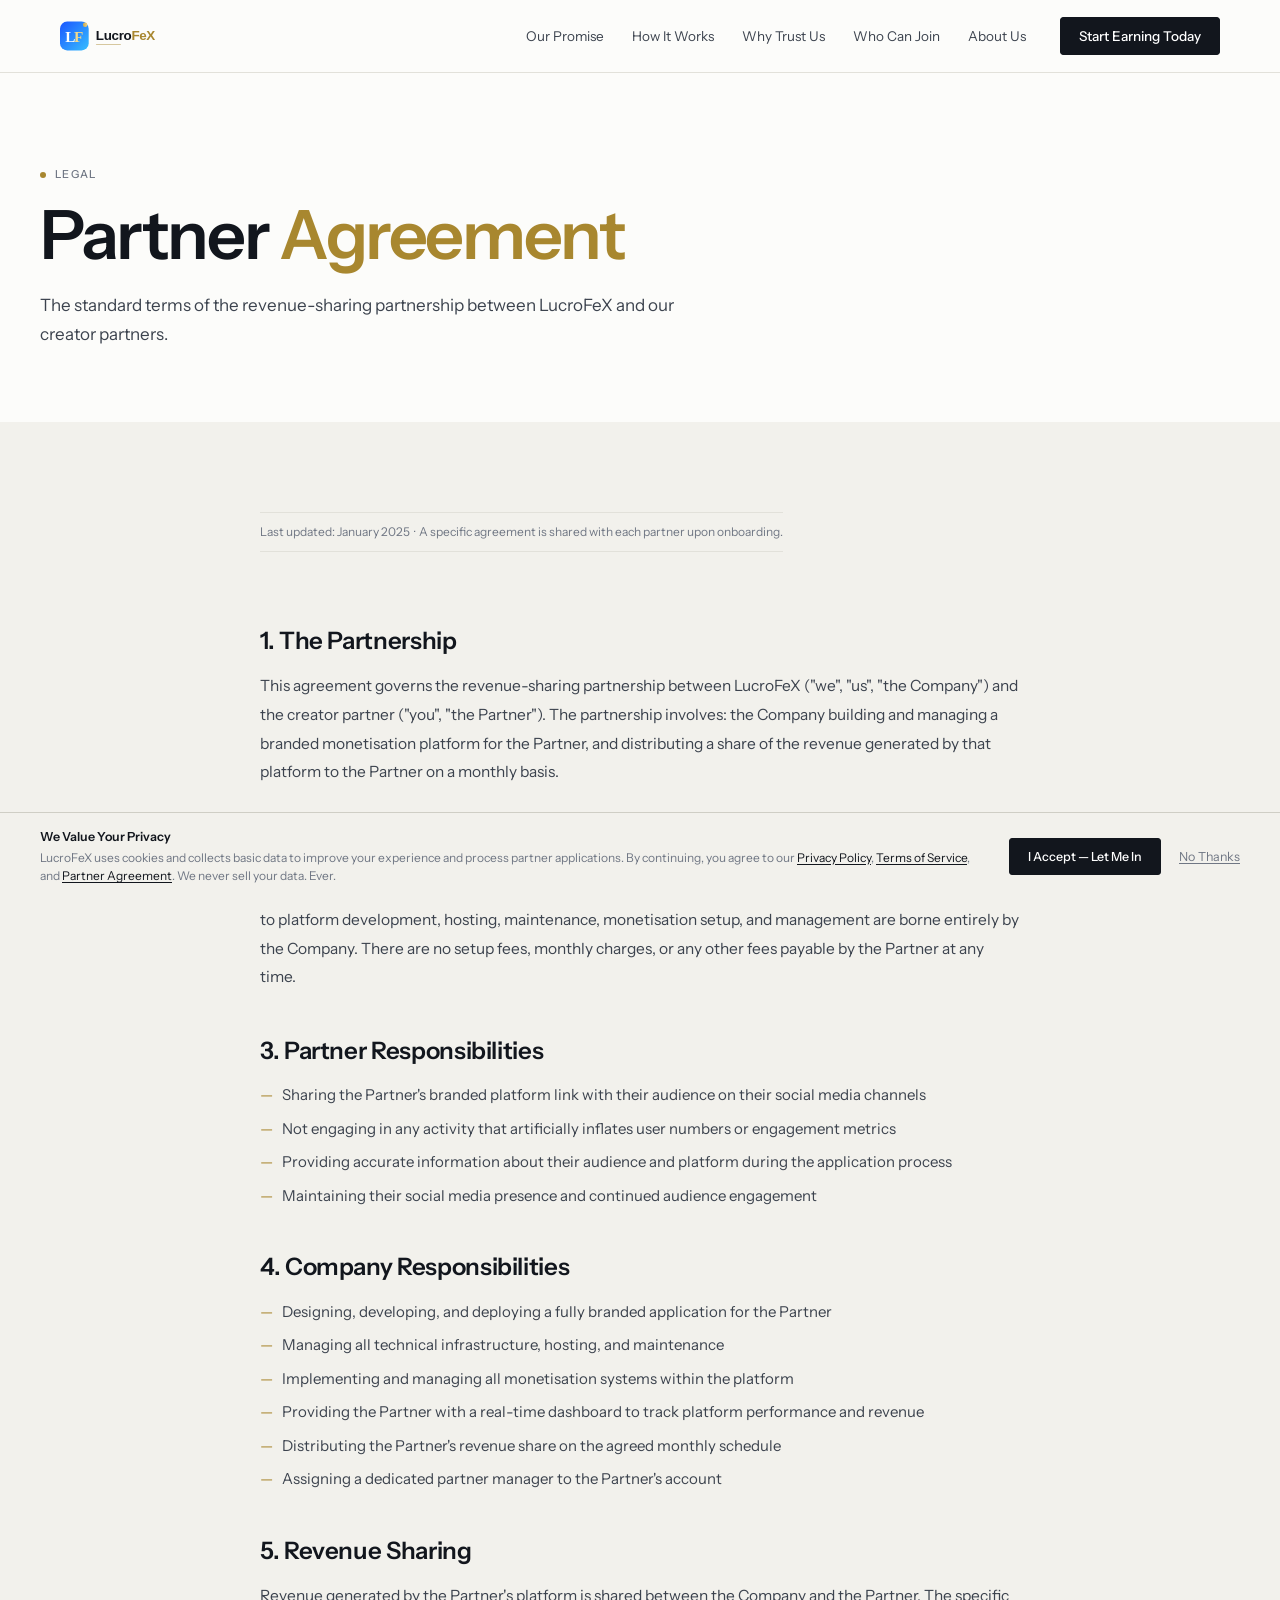
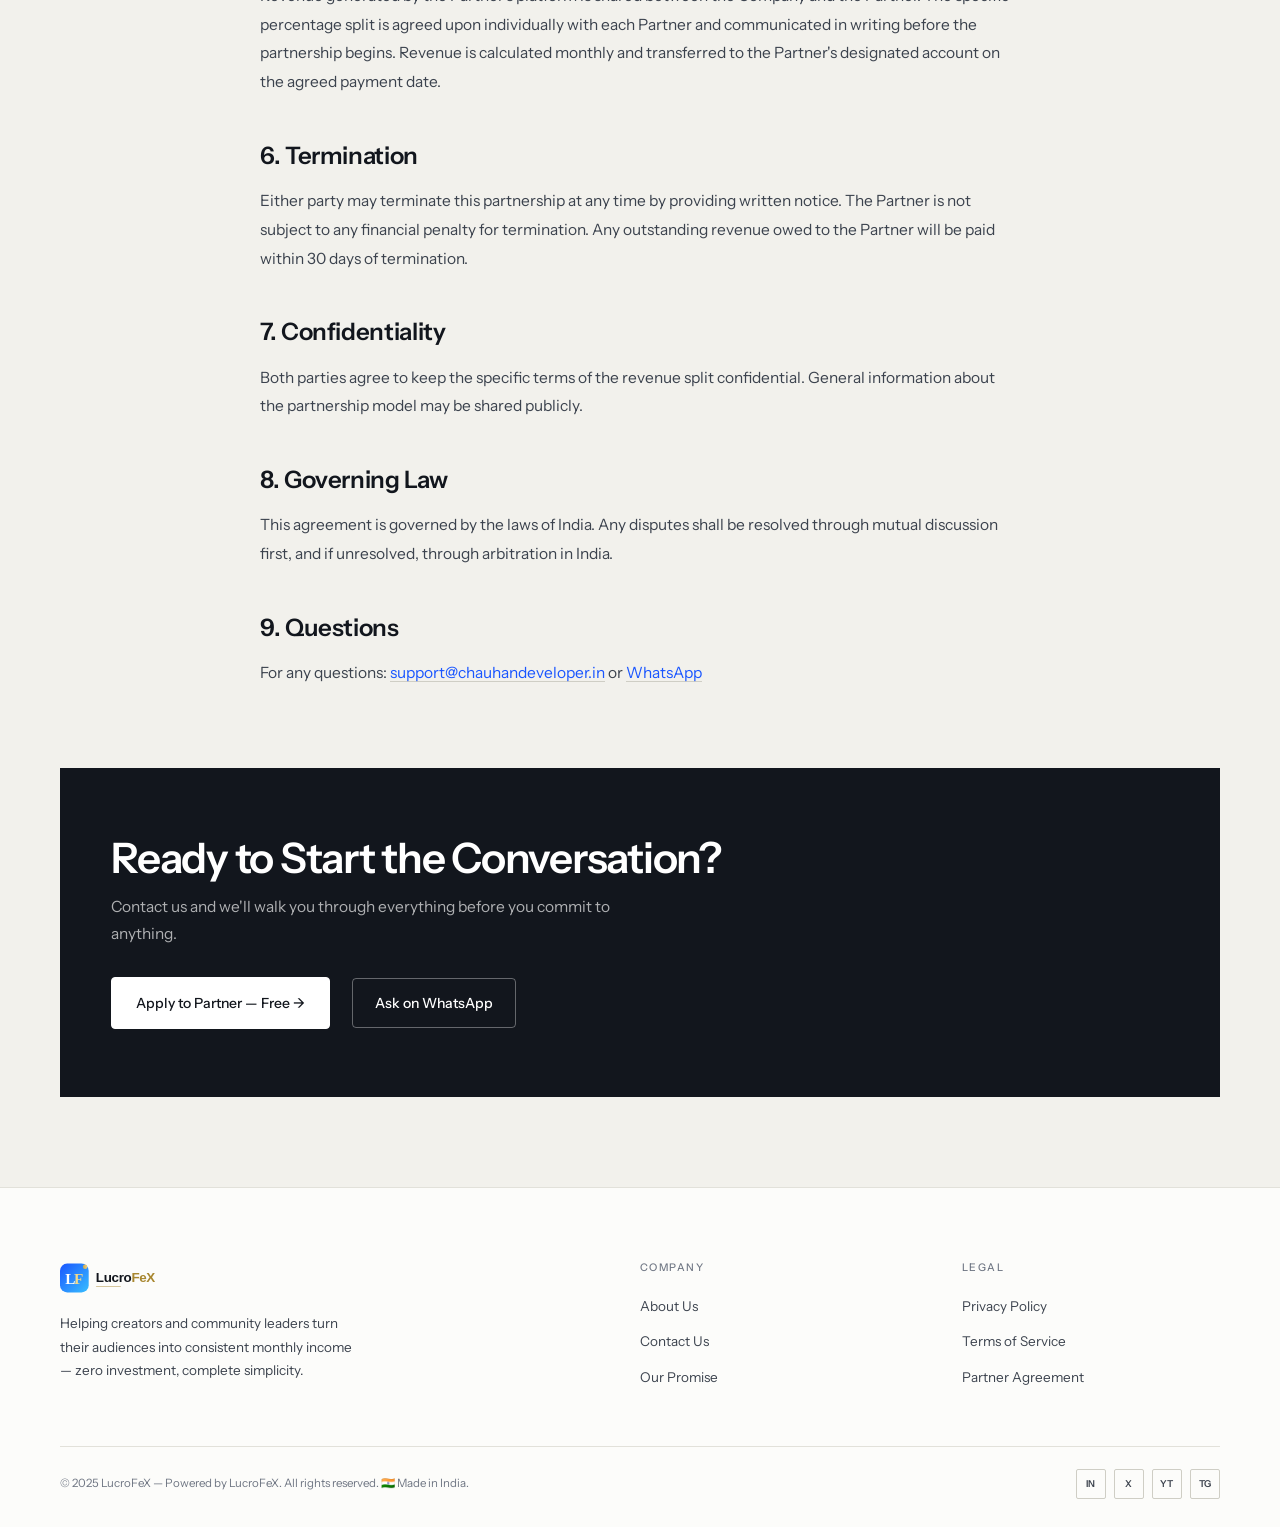
<file: partner-agreement.html>
<!DOCTYPE html>
<html lang="en">
<head>
<meta charset="UTF-8">
<link rel="icon" type="image/svg+xml" href="favicon.svg">
<meta name="viewport" content="width=device-width, initial-scale=1.0">
<title>Partner Agreement — LucroFeX</title>
<link rel="stylesheet" href="shared.css">
<!-- SEO & OG Meta -->
  <meta name="description" content="LucroFeX — Turn your Telegram channel, Instagram or YouTube audience into real monthly income. Zero investment. We handle everything.">
  <meta name="keywords" content="audience monetization, telegram channel monetize, creator income, LucroFeX, zero investment earning">
  <meta property="og:title" content="LucroFeX — Your Audience. Our System. Your Earnings.">
  <meta property="og:description" content="Turn your social media audience into monthly income with zero investment. LucroFeX handles everything.">
  <meta property="og:url" content="https://lucrofex.chauhandeveloper.in/pages/partner-agreement.html">
  <meta property="og:type" content="website">
  <meta name="twitter:card" content="summary_large_image">
  <link rel="canonical" href="https://lucrofex.chauhandeveloper.in/pages/partner-agreement.html">
</head>
<body>
<div class="drawer" id="drawer">
  <button class="drawer-x" id="drawerX">✕</button>
  <a href='promise.html' onclick='closeDrawer()'>Our Promise</a><a href='how-it-works.html' onclick='closeDrawer()'>How It Works</a><a href='trust.html' onclick='closeDrawer()'>Why Trust Us</a><a href='who-can-join.html' onclick='closeDrawer()'>Who Can Join</a><a href='about.html' onclick='closeDrawer()'>About Us</a>
  <a href="contact.html" onclick="closeDrawer()" style="color:var(--gold)">Start Earning →</a>
</div>
<header id="nav">
  <div class="nav-inner">
    <a href="index.html" class="logo">
      <img src="logo.svg" alt="LucroFeX" style="height:42px;width:auto">
    </a>
    <ul class="nav-links"><li><a href='promise.html'>Our Promise</a></li><li><a href='how-it-works.html'>How It Works</a></li><li><a href='trust.html'>Why Trust Us</a></li><li><a href='who-can-join.html'>Who Can Join</a></li><li><a href='about.html'>About Us</a></li><li><a href="contact.html" class="nav-pill">Start Earning Today</a></li></ul>
    <button class="hamburger" id="ham"><span></span><span></span><span></span></button>
  </div>
</header>

<div class="page-hero"><div class="page-hero-bg"></div><div class="page-hero-content">
<div class="page-eyebrow">Legal</div>
<h1>Partner <em>Agreement</em></h1>
<p>The standard terms of the revenue-sharing partnership between LucroFeX and our creator partners.</p>
</div></div>
<section class="page-section alt">
<div class="container">
<div class="prose reveal">
<p class="last-upd">Last updated: January 2025 &nbsp;·&nbsp; A specific agreement is shared with each partner upon onboarding.</p>
<h3>1. The Partnership</h3>
<p>This agreement governs the revenue-sharing partnership between LucroFeX ("we", "us", "the Company") and the creator partner ("you", "the Partner"). The partnership involves: the Company building and managing a branded monetisation platform for the Partner, and distributing a share of the revenue generated by that platform to the Partner on a monthly basis.</p>
<h3>2. Investment and Costs</h3>
<p>The Partner is not required to make any financial investment at any stage of the partnership. All costs related to platform development, hosting, maintenance, monetisation setup, and management are borne entirely by the Company. There are no setup fees, monthly charges, or any other fees payable by the Partner at any time.</p>
<h3>3. Partner Responsibilities</h3>
<ul>
<li>Sharing the Partner's branded platform link with their audience on their social media channels</li>
<li>Not engaging in any activity that artificially inflates user numbers or engagement metrics</li>
<li>Providing accurate information about their audience and platform during the application process</li>
<li>Maintaining their social media presence and continued audience engagement</li>
</ul>
<h3>4. Company Responsibilities</h3>
<ul>
<li>Designing, developing, and deploying a fully branded application for the Partner</li>
<li>Managing all technical infrastructure, hosting, and maintenance</li>
<li>Implementing and managing all monetisation systems within the platform</li>
<li>Providing the Partner with a real-time dashboard to track platform performance and revenue</li>
<li>Distributing the Partner's revenue share on the agreed monthly schedule</li>
<li>Assigning a dedicated partner manager to the Partner's account</li>
</ul>
<h3>5. Revenue Sharing</h3>
<p>Revenue generated by the Partner's platform is shared between the Company and the Partner. The specific percentage split is agreed upon individually with each Partner and communicated in writing before the partnership begins. Revenue is calculated monthly and transferred to the Partner's designated account on the agreed payment date.</p>
<h3>6. Termination</h3>
<p>Either party may terminate this partnership at any time by providing written notice. The Partner is not subject to any financial penalty for termination. Any outstanding revenue owed to the Partner will be paid within 30 days of termination.</p>
<h3>7. Confidentiality</h3>
<p>Both parties agree to keep the specific terms of the revenue split confidential. General information about the partnership model may be shared publicly.</p>
<h3>8. Governing Law</h3>
<p>This agreement is governed by the laws of India. Any disputes shall be resolved through mutual discussion first, and if unresolved, through arbitration in India.</p>
<h3>9. Questions</h3>
<p>For any questions: <a href="mailto:support@chauhandeveloper.in" style="color:var(--sky)">support@chauhandeveloper.in</a> or <a href="https://wa.me/919785121781" target="_blank" rel="noopener" style="color:var(--green)">WhatsApp</a></p>
</div>
<div class="cta-strip reveal">
<h2>Ready to Start the Conversation?</h2>
<p>Contact us and we'll walk you through everything before you commit to anything.</p>
<div class="cta-strip-btns"><a href="contact.html" class="btn-gold">Apply to Partner — Free →</a><a href="https://wa.me/919785121781?text=Hi%2C%20I%20have%20questions%20about%20the%20Partner%20Agreement." class="btn-blue" target="_blank" rel="noopener">Ask on WhatsApp</a></div>
</div>
</div>
</section>

<footer>
  <div class="container">
    <div class="ft-grid">
      <div><a href="index.html" class="logo">
        <img src="logo.svg" alt="LucroFeX" style="height:38px;width:auto">
      </a><p class="ft-desc">Helping creators and community leaders turn their audiences into consistent monthly income — zero investment, complete simplicity.</p></div>
      <div><div class="ft-h">Company</div><ul class="ft-ul"><li><a href="about.html">About Us</a></li><li><a href="contact.html">Contact Us</a></li><li><a href="promise.html">Our Promise</a></li></ul></div>
      <div><div class="ft-h">Legal</div><ul class="ft-ul"><li><a href="privacy.html">Privacy Policy</a></li><li><a href="terms.html">Terms of Service</a></li><li><a href="partner-agreement.html">Partner Agreement</a></li></ul></div>
    </div>
    <div class="ft-bottom"><p>© 2025 LucroFeX — Powered by LucroFeX. All rights reserved. 🇮🇳 Made in India.</p><div class="socials"><a href="https://linkedin.com" class="soc" target="_blank">in</a><a href="https://twitter.com" class="soc" target="_blank">𝕏</a><a href="https://youtube.com" class="soc" target="_blank">▶</a><a href="https://t.me" class="soc" target="_blank">✈</a></div></div>
  </div>
</footer>
<a href="https://wa.me/919785121781?text=Hi%20LucroFeX%2C%20I%20want%20to%20monetize%20my%20audience." class="wa-float" target="_blank" rel="noopener"><div class="wa-ping"></div></a>

<script>
const nav=document.getElementById('nav');
window.addEventListener('scroll',function(){nav.classList.toggle('solid',window.scrollY>50)},{passive:true});
document.getElementById('ham').onclick=function(){document.getElementById('drawer').classList.add('open')};
document.getElementById('drawerX').onclick=closeDrawer;
function closeDrawer(){document.getElementById('drawer').classList.remove('open')}
(function(){
  var obs=new IntersectionObserver(function(entries){
    entries.forEach(function(e){if(e.isIntersecting){e.target.classList.add('in');obs.unobserve(e.target)}});
  },{threshold:0.09});
  document.querySelectorAll('.reveal').forEach(function(el){obs.observe(el);});
})();
</script>


<!-- PRIVACY CONSENT POPUP -->
<div class="privacy-overlay" id="privacyOverlay">
  <div class="privacy-box">
    <div class="pb-top">
      
      <div>
        <div class="pb-title">We Value Your Privacy</div>
        <p class="pb-desc">
          LucroFeX uses cookies and collects basic data to improve your experience and process partner applications.
          By continuing, you agree to our
          <a href="privacy.html">Privacy Policy</a>,
          <a href="terms.html">Terms of Service</a>, and
          <a href="partner-agreement.html">Partner Agreement</a>.
          We never sell your data. Ever.
        </p>
      </div>
    </div>
    <div class="pb-btns">
      <button class="pb-accept" onclick="acceptPrivacy()">I Accept — Let Me In</button>
      <button class="pb-decline" onclick="declinePrivacy()">No Thanks</button>
    </div>
    <div class="pb-links">
      <span class="pb-link" onclick="window.open('privacy.html')">Privacy Policy</span>
      <span class="pb-link" onclick="window.open('terms.html')">Terms of Service</span>
      <span class="pb-link" onclick="window.open('partner-agreement.html')">Partner Agreement</span>
    </div>
  </div>
</div>
<script>
(function(){
  if(!localStorage.getItem('lf_privacy_accepted')){
    document.getElementById('privacyOverlay').classList.remove('hidden');
  } else {
    document.getElementById('privacyOverlay').classList.add('hidden');
  }
})();
function acceptPrivacy(){
  localStorage.setItem('lf_privacy_accepted','true');
  var el=document.getElementById('privacyOverlay');
  el.style.opacity='0';el.style.transition='opacity .4s';
  setTimeout(function(){el.classList.add('hidden');},400);
}
function declinePrivacy(){
  window.location.href='https://www.google.com';
}
</script>

</body>
</html>
</file>
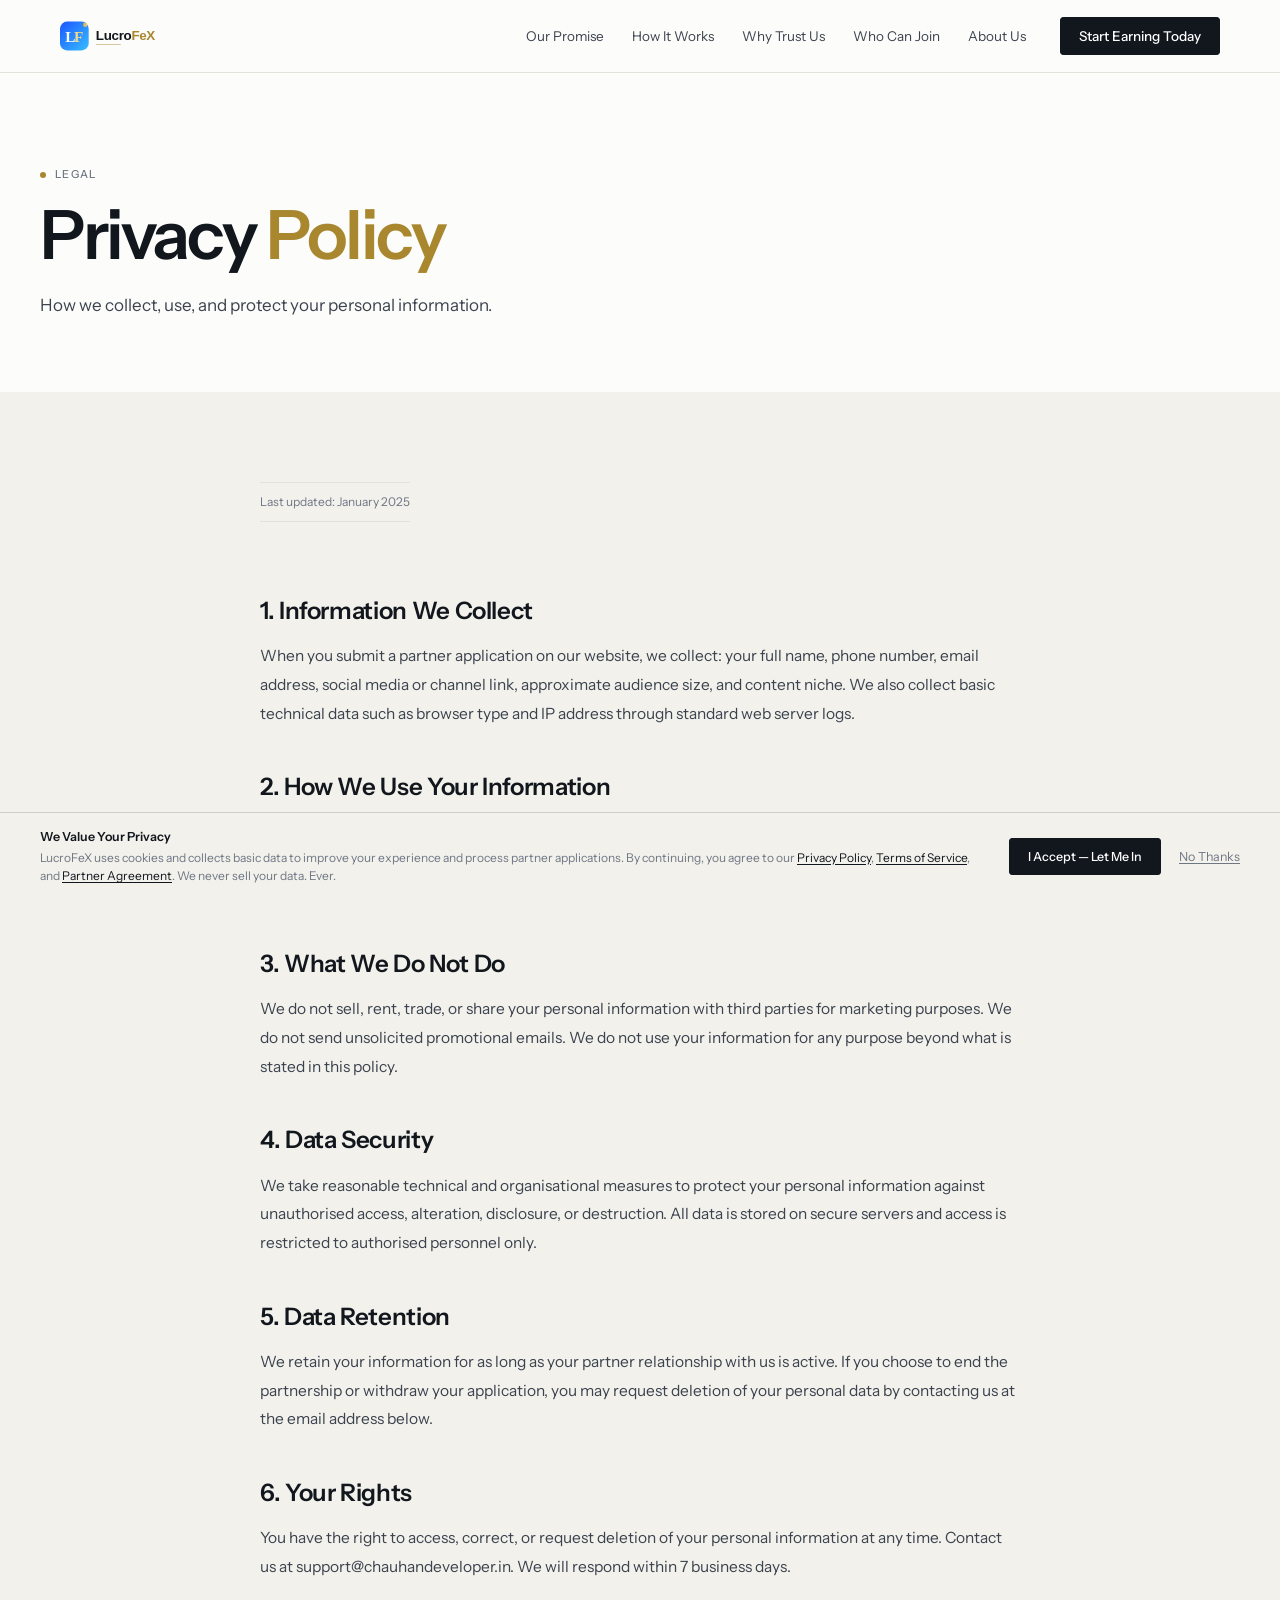
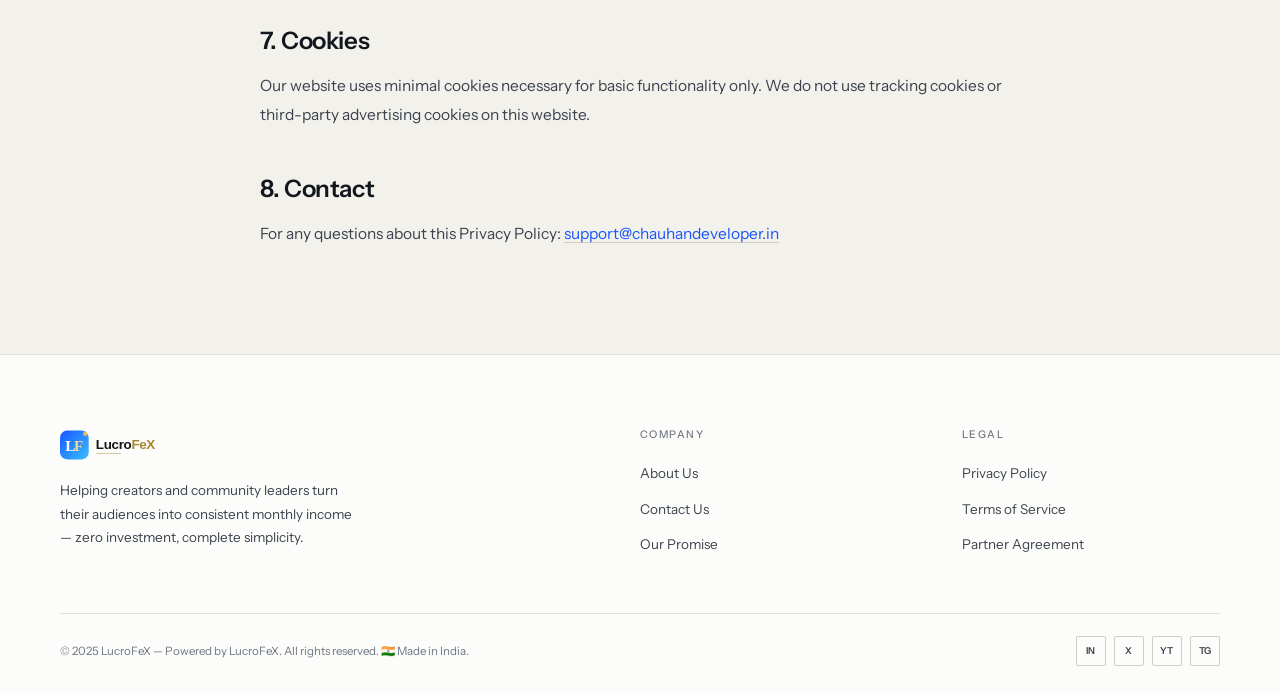
<file: privacy.html>
<!DOCTYPE html>
<html lang="en">
<head>
<meta charset="UTF-8">
<link rel="icon" type="image/svg+xml" href="favicon.svg">
<meta name="viewport" content="width=device-width, initial-scale=1.0">
<title>Privacy Policy — LucroFeX</title>
<link rel="stylesheet" href="shared.css">
<!-- SEO & OG Meta -->
  <meta name="description" content="LucroFeX — Turn your Telegram channel, Instagram or YouTube audience into real monthly income. Zero investment. We handle everything.">
  <meta name="keywords" content="audience monetization, telegram channel monetize, creator income, LucroFeX, zero investment earning">
  <meta property="og:title" content="LucroFeX — Your Audience. Our System. Your Earnings.">
  <meta property="og:description" content="Turn your social media audience into monthly income with zero investment. LucroFeX handles everything.">
  <meta property="og:url" content="https://lucrofex.chauhandeveloper.in/pages/privacy.html">
  <meta property="og:type" content="website">
  <meta name="twitter:card" content="summary_large_image">
  <link rel="canonical" href="https://lucrofex.chauhandeveloper.in/pages/privacy.html">
</head>
<body>
<div class="drawer" id="drawer">
  <button class="drawer-x" id="drawerX">✕</button>
  <a href='promise.html' onclick='closeDrawer()'>Our Promise</a><a href='how-it-works.html' onclick='closeDrawer()'>How It Works</a><a href='trust.html' onclick='closeDrawer()'>Why Trust Us</a><a href='who-can-join.html' onclick='closeDrawer()'>Who Can Join</a><a href='about.html' onclick='closeDrawer()'>About Us</a>
  <a href="contact.html" onclick="closeDrawer()" style="color:var(--gold)">Start Earning →</a>
</div>
<header id="nav">
  <div class="nav-inner">
    <a href="index.html" class="logo">
      <img src="logo.svg" alt="LucroFeX" style="height:42px;width:auto">
    </a>
    <ul class="nav-links"><li><a href='promise.html'>Our Promise</a></li><li><a href='how-it-works.html'>How It Works</a></li><li><a href='trust.html'>Why Trust Us</a></li><li><a href='who-can-join.html'>Who Can Join</a></li><li><a href='about.html'>About Us</a></li><li><a href="contact.html" class="nav-pill">Start Earning Today</a></li></ul>
    <button class="hamburger" id="ham"><span></span><span></span><span></span></button>
  </div>
</header>

<div class="page-hero"><div class="page-hero-bg"></div><div class="page-hero-content">
<div class="page-eyebrow">Legal</div>
<h1>Privacy <em>Policy</em></h1>
<p>How we collect, use, and protect your personal information.</p>
</div></div>
<section class="page-section alt">
<div class="container">
<div class="prose reveal">
<p class="last-upd">Last updated: January 2025</p>
<h3>1. Information We Collect</h3>
<p>When you submit a partner application on our website, we collect: your full name, phone number, email address, social media or channel link, approximate audience size, and content niche. We also collect basic technical data such as browser type and IP address through standard web server logs.</p>
<h3>2. How We Use Your Information</h3>
<p>Your information is used solely to: contact you regarding your partner application, evaluate your suitability as a LucroFeX partner, set up and manage your partner account if you proceed, and send you relevant updates about your account and our platform.</p>
<h3>3. What We Do Not Do</h3>
<p>We do not sell, rent, trade, or share your personal information with third parties for marketing purposes. We do not send unsolicited promotional emails. We do not use your information for any purpose beyond what is stated in this policy.</p>
<h3>4. Data Security</h3>
<p>We take reasonable technical and organisational measures to protect your personal information against unauthorised access, alteration, disclosure, or destruction. All data is stored on secure servers and access is restricted to authorised personnel only.</p>
<h3>5. Data Retention</h3>
<p>We retain your information for as long as your partner relationship with us is active. If you choose to end the partnership or withdraw your application, you may request deletion of your personal data by contacting us at the email address below.</p>
<h3>6. Your Rights</h3>
<p>You have the right to access, correct, or request deletion of your personal information at any time. Contact us at support@chauhandeveloper.in. We will respond within 7 business days.</p>
<h3>7. Cookies</h3>
<p>Our website uses minimal cookies necessary for basic functionality only. We do not use tracking cookies or third-party advertising cookies on this website.</p>
<h3>8. Contact</h3>
<p>For any questions about this Privacy Policy: <a href="mailto:support@chauhandeveloper.in" style="color:var(--sky)">support@chauhandeveloper.in</a></p>
</div>
</div>
</section>

<footer>
  <div class="container">
    <div class="ft-grid">
      <div><a href="index.html" class="logo">
        <img src="logo.svg" alt="LucroFeX" style="height:38px;width:auto">
      </a><p class="ft-desc">Helping creators and community leaders turn their audiences into consistent monthly income — zero investment, complete simplicity.</p></div>
      <div><div class="ft-h">Company</div><ul class="ft-ul"><li><a href="about.html">About Us</a></li><li><a href="contact.html">Contact Us</a></li><li><a href="promise.html">Our Promise</a></li></ul></div>
      <div><div class="ft-h">Legal</div><ul class="ft-ul"><li><a href="privacy.html">Privacy Policy</a></li><li><a href="terms.html">Terms of Service</a></li><li><a href="partner-agreement.html">Partner Agreement</a></li></ul></div>
    </div>
    <div class="ft-bottom"><p>© 2025 LucroFeX — Powered by LucroFeX. All rights reserved. 🇮🇳 Made in India.</p><div class="socials"><a href="https://linkedin.com" class="soc" target="_blank">in</a><a href="https://twitter.com" class="soc" target="_blank">𝕏</a><a href="https://youtube.com" class="soc" target="_blank">▶</a><a href="https://t.me" class="soc" target="_blank">✈</a></div></div>
  </div>
</footer>
<a href="https://wa.me/919785121781?text=Hi%20LucroFeX%2C%20I%20want%20to%20monetize%20my%20audience." class="wa-float" target="_blank" rel="noopener"><div class="wa-ping"></div></a>

<script>
const nav=document.getElementById('nav');
window.addEventListener('scroll',function(){nav.classList.toggle('solid',window.scrollY>50)},{passive:true});
document.getElementById('ham').onclick=function(){document.getElementById('drawer').classList.add('open')};
document.getElementById('drawerX').onclick=closeDrawer;
function closeDrawer(){document.getElementById('drawer').classList.remove('open')}
(function(){
  var obs=new IntersectionObserver(function(entries){
    entries.forEach(function(e){if(e.isIntersecting){e.target.classList.add('in');obs.unobserve(e.target)}});
  },{threshold:0.09});
  document.querySelectorAll('.reveal').forEach(function(el){obs.observe(el);});
})();
</script>


<!-- PRIVACY CONSENT POPUP -->
<div class="privacy-overlay" id="privacyOverlay">
  <div class="privacy-box">
    <div class="pb-top">
      
      <div>
        <div class="pb-title">We Value Your Privacy</div>
        <p class="pb-desc">
          LucroFeX uses cookies and collects basic data to improve your experience and process partner applications.
          By continuing, you agree to our
          <a href="privacy.html">Privacy Policy</a>,
          <a href="terms.html">Terms of Service</a>, and
          <a href="partner-agreement.html">Partner Agreement</a>.
          We never sell your data. Ever.
        </p>
      </div>
    </div>
    <div class="pb-btns">
      <button class="pb-accept" onclick="acceptPrivacy()">I Accept — Let Me In</button>
      <button class="pb-decline" onclick="declinePrivacy()">No Thanks</button>
    </div>
    <div class="pb-links">
      <span class="pb-link" onclick="window.open('privacy.html')">Privacy Policy</span>
      <span class="pb-link" onclick="window.open('terms.html')">Terms of Service</span>
      <span class="pb-link" onclick="window.open('partner-agreement.html')">Partner Agreement</span>
    </div>
  </div>
</div>
<script>
(function(){
  if(!localStorage.getItem('lf_privacy_accepted')){
    document.getElementById('privacyOverlay').classList.remove('hidden');
  } else {
    document.getElementById('privacyOverlay').classList.add('hidden');
  }
})();
function acceptPrivacy(){
  localStorage.setItem('lf_privacy_accepted','true');
  var el=document.getElementById('privacyOverlay');
  el.style.opacity='0';el.style.transition='opacity .4s';
  setTimeout(function(){el.classList.add('hidden');},400);
}
function declinePrivacy(){
  window.location.href='https://www.google.com';
}
</script>

</body>
</html>
</file>
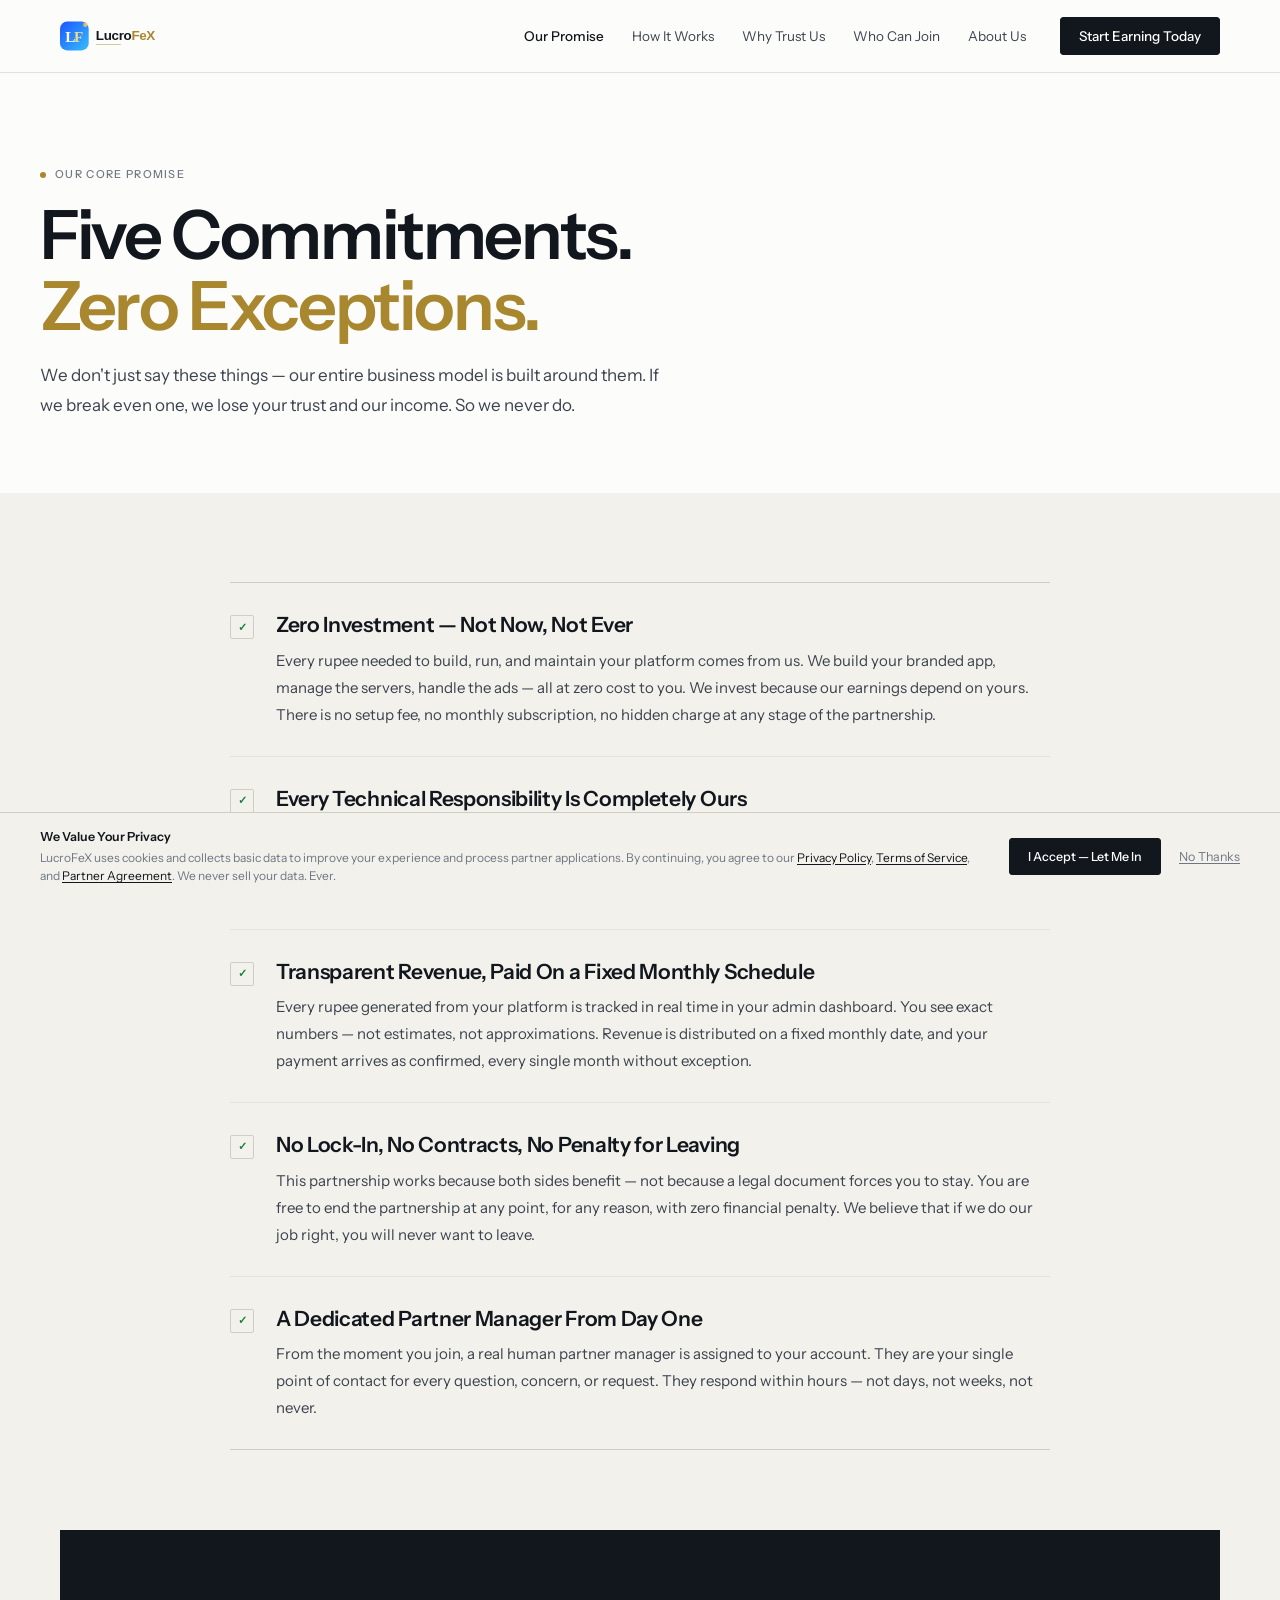
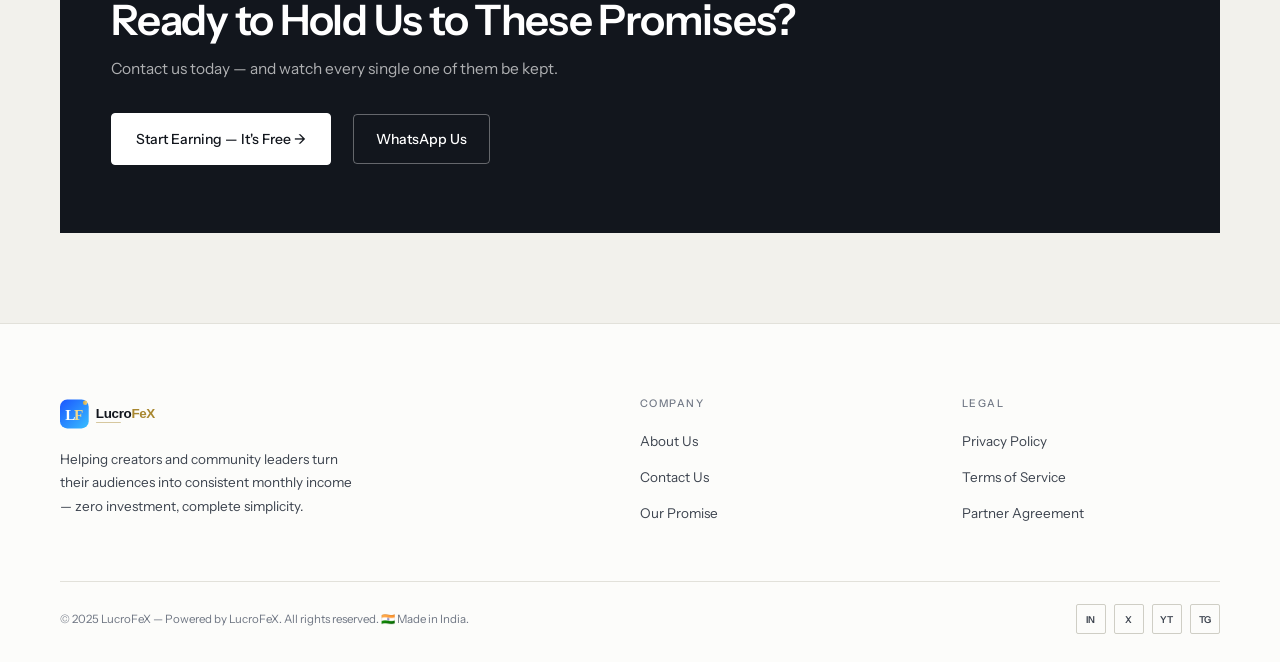
<file: promise.html>
<!DOCTYPE html>
<html lang="en">
<head>
<meta charset="UTF-8">
<link rel="icon" type="image/svg+xml" href="favicon.svg">
<meta name="viewport" content="width=device-width, initial-scale=1.0">
<title>Our Promise — LucroFeX</title>
<link rel="stylesheet" href="shared.css">
<!-- SEO & OG Meta -->
  <meta name="description" content="LucroFeX — Turn your Telegram channel, Instagram or YouTube audience into real monthly income. Zero investment. We handle everything.">
  <meta name="keywords" content="audience monetization, telegram channel monetize, creator income, LucroFeX, zero investment earning">
  <meta property="og:title" content="LucroFeX — Your Audience. Our System. Your Earnings.">
  <meta property="og:description" content="Turn your social media audience into monthly income with zero investment. LucroFeX handles everything.">
  <meta property="og:url" content="https://lucrofex.chauhandeveloper.in/pages/promise.html">
  <meta property="og:type" content="website">
  <meta name="twitter:card" content="summary_large_image">
  <link rel="canonical" href="https://lucrofex.chauhandeveloper.in/pages/promise.html">
</head>
<body>
<div class="drawer" id="drawer">
  <button class="drawer-x" id="drawerX">✕</button>
  <a href='promise.html' onclick='closeDrawer()'>Our Promise</a><a href='how-it-works.html' onclick='closeDrawer()'>How It Works</a><a href='trust.html' onclick='closeDrawer()'>Why Trust Us</a><a href='who-can-join.html' onclick='closeDrawer()'>Who Can Join</a><a href='about.html' onclick='closeDrawer()'>About Us</a>
  <a href="contact.html" onclick="closeDrawer()" style="color:var(--gold)">Start Earning →</a>
</div>
<header id="nav">
  <div class="nav-inner">
    <a href="index.html" class="logo">
      <img src="logo.svg" alt="LucroFeX" style="height:42px;width:auto">
    </a>
    <ul class="nav-links"><li><a href='promise.html' class='active'>Our Promise</a></li><li><a href='how-it-works.html'>How It Works</a></li><li><a href='trust.html'>Why Trust Us</a></li><li><a href='who-can-join.html'>Who Can Join</a></li><li><a href='about.html'>About Us</a></li><li><a href="contact.html" class="nav-pill">Start Earning Today</a></li></ul>
    <button class="hamburger" id="ham"><span></span><span></span><span></span></button>
  </div>
</header>

<div class="page-hero"><div class="page-hero-bg"></div><div class="page-hero-content">
<div class="page-eyebrow">Our Core Promise</div>
<h1>Five Commitments.<br><em>Zero Exceptions.</em></h1>
<p>We don't just say these things — our entire business model is built around them. If we break even one, we lose your trust and our income. So we never do.</p>
</div></div>
<section class="page-section alt">
<div class="container">
<div style="max-width:820px;margin:0 auto">
<div class="check-row reveal"><div class="check-box">✓</div><div><h4>Zero Investment — Not Now, Not Ever</h4><p>Every rupee needed to build, run, and maintain your platform comes from us. We build your branded app, manage the servers, handle the ads — all at zero cost to you. We invest because our earnings depend on yours. There is no setup fee, no monthly subscription, no hidden charge at any stage of the partnership.</p></div></div>
<div class="check-row reveal d1"><div class="check-box">✓</div><div><h4>Every Technical Responsibility Is Completely Ours</h4><p>You do not write code. You do not manage servers. You do not configure anything. Our team handles every single technical aspect — from the initial app build to daily maintenance, security updates, ad optimisation, and performance monitoring. Your only technical responsibility is sharing a link with your audience.</p></div></div>
<div class="check-row reveal d2"><div class="check-box">✓</div><div><h4>Transparent Revenue, Paid On a Fixed Monthly Schedule</h4><p>Every rupee generated from your platform is tracked in real time in your admin dashboard. You see exact numbers — not estimates, not approximations. Revenue is distributed on a fixed monthly date, and your payment arrives as confirmed, every single month without exception.</p></div></div>
<div class="check-row reveal d3"><div class="check-box">✓</div><div><h4>No Lock-In, No Contracts, No Penalty for Leaving</h4><p>This partnership works because both sides benefit — not because a legal document forces you to stay. You are free to end the partnership at any point, for any reason, with zero financial penalty. We believe that if we do our job right, you will never want to leave.</p></div></div>
<div class="check-row reveal d4"><div class="check-box">✓</div><div><h4>A Dedicated Partner Manager From Day One</h4><p>From the moment you join, a real human partner manager is assigned to your account. They are your single point of contact for every question, concern, or request. They respond within hours — not days, not weeks, not never.</p></div></div>
</div>
<div class="cta-strip reveal">
<h2>Ready to Hold Us to These Promises?</h2>
<p>Contact us today — and watch every single one of them be kept.</p>
<div class="cta-strip-btns"><a href="contact.html" class="btn-gold">Start Earning — It's Free →</a><a href="https://wa.me/919785121781?text=Hi%2C%20I%20want%20to%20know%20more%20about%20your%20promises." class="btn-blue" target="_blank" rel="noopener">WhatsApp Us</a></div>
</div>
</div>
</section>

<footer>
  <div class="container">
    <div class="ft-grid">
      <div><a href="index.html" class="logo">
        <img src="logo.svg" alt="LucroFeX" style="height:38px;width:auto">
      </a><p class="ft-desc">Helping creators and community leaders turn their audiences into consistent monthly income — zero investment, complete simplicity.</p></div>
      <div><div class="ft-h">Company</div><ul class="ft-ul"><li><a href="about.html">About Us</a></li><li><a href="contact.html">Contact Us</a></li><li><a href="promise.html">Our Promise</a></li></ul></div>
      <div><div class="ft-h">Legal</div><ul class="ft-ul"><li><a href="privacy.html">Privacy Policy</a></li><li><a href="terms.html">Terms of Service</a></li><li><a href="partner-agreement.html">Partner Agreement</a></li></ul></div>
    </div>
    <div class="ft-bottom"><p>© 2025 LucroFeX — Powered by LucroFeX. All rights reserved. 🇮🇳 Made in India.</p><div class="socials"><a href="https://linkedin.com" class="soc" target="_blank">in</a><a href="https://twitter.com" class="soc" target="_blank">𝕏</a><a href="https://youtube.com" class="soc" target="_blank">▶</a><a href="https://t.me" class="soc" target="_blank">✈</a></div></div>
  </div>
</footer>
<a href="https://wa.me/919785121781?text=Hi%20LucroFeX%2C%20I%20want%20to%20monetize%20my%20audience." class="wa-float" target="_blank" rel="noopener"><div class="wa-ping"></div></a>

<script>
const nav=document.getElementById('nav');
window.addEventListener('scroll',function(){nav.classList.toggle('solid',window.scrollY>50)},{passive:true});
document.getElementById('ham').onclick=function(){document.getElementById('drawer').classList.add('open')};
document.getElementById('drawerX').onclick=closeDrawer;
function closeDrawer(){document.getElementById('drawer').classList.remove('open')}
(function(){
  var obs=new IntersectionObserver(function(entries){
    entries.forEach(function(e){if(e.isIntersecting){e.target.classList.add('in');obs.unobserve(e.target)}});
  },{threshold:0.09});
  document.querySelectorAll('.reveal').forEach(function(el){obs.observe(el);});
})();
</script>


<!-- PRIVACY CONSENT POPUP -->
<div class="privacy-overlay" id="privacyOverlay">
  <div class="privacy-box">
    <div class="pb-top">
      
      <div>
        <div class="pb-title">We Value Your Privacy</div>
        <p class="pb-desc">
          LucroFeX uses cookies and collects basic data to improve your experience and process partner applications.
          By continuing, you agree to our
          <a href="privacy.html">Privacy Policy</a>,
          <a href="terms.html">Terms of Service</a>, and
          <a href="partner-agreement.html">Partner Agreement</a>.
          We never sell your data. Ever.
        </p>
      </div>
    </div>
    <div class="pb-btns">
      <button class="pb-accept" onclick="acceptPrivacy()">I Accept — Let Me In</button>
      <button class="pb-decline" onclick="declinePrivacy()">No Thanks</button>
    </div>
    <div class="pb-links">
      <span class="pb-link" onclick="window.open('privacy.html')">Privacy Policy</span>
      <span class="pb-link" onclick="window.open('terms.html')">Terms of Service</span>
      <span class="pb-link" onclick="window.open('partner-agreement.html')">Partner Agreement</span>
    </div>
  </div>
</div>
<script>
(function(){
  if(!localStorage.getItem('lf_privacy_accepted')){
    document.getElementById('privacyOverlay').classList.remove('hidden');
  } else {
    document.getElementById('privacyOverlay').classList.add('hidden');
  }
})();
function acceptPrivacy(){
  localStorage.setItem('lf_privacy_accepted','true');
  var el=document.getElementById('privacyOverlay');
  el.style.opacity='0';el.style.transition='opacity .4s';
  setTimeout(function(){el.classList.add('hidden');},400);
}
function declinePrivacy(){
  window.location.href='https://www.google.com';
}
</script>

</body>
</html>
</file>
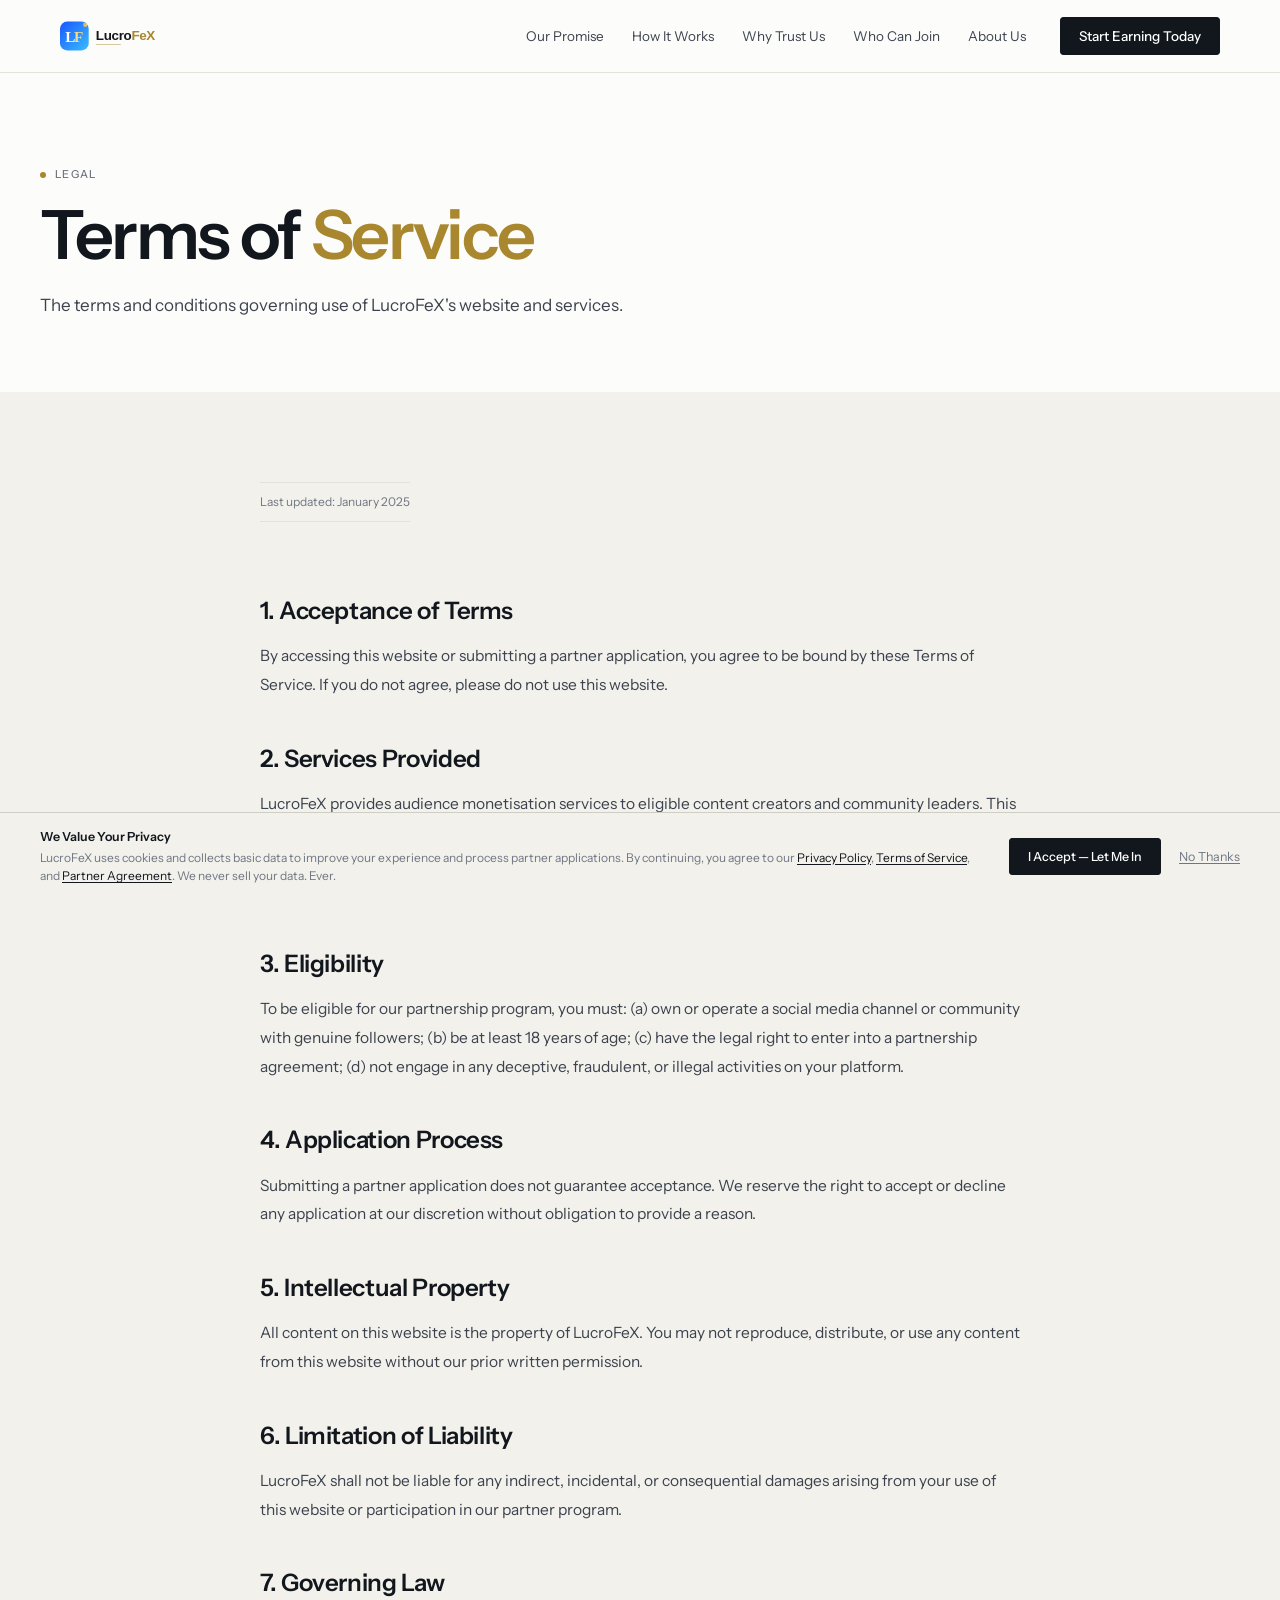
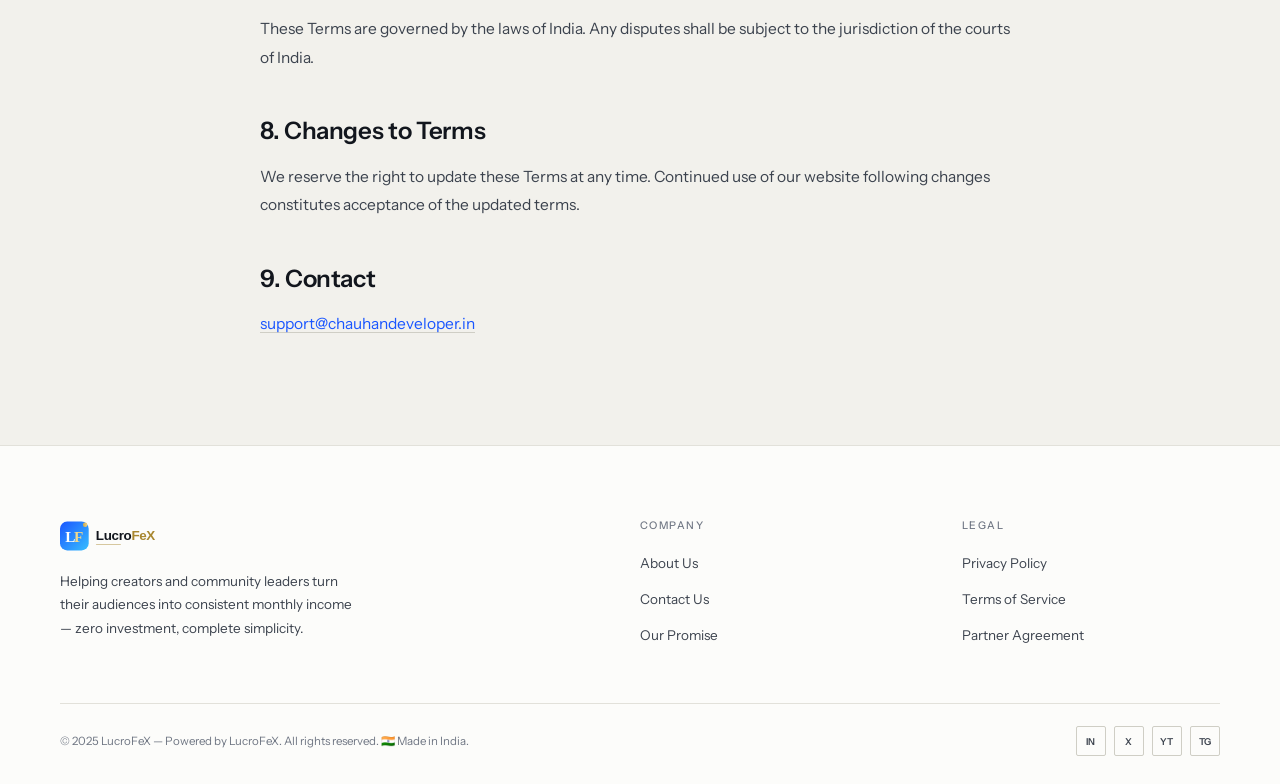
<file: terms.html>
<!DOCTYPE html>
<html lang="en">
<head>
<meta charset="UTF-8">
<link rel="icon" type="image/svg+xml" href="favicon.svg">
<meta name="viewport" content="width=device-width, initial-scale=1.0">
<title>Terms of Service — LucroFeX</title>
<link rel="stylesheet" href="shared.css">
<!-- SEO & OG Meta -->
  <meta name="description" content="LucroFeX — Turn your Telegram channel, Instagram or YouTube audience into real monthly income. Zero investment. We handle everything.">
  <meta name="keywords" content="audience monetization, telegram channel monetize, creator income, LucroFeX, zero investment earning">
  <meta property="og:title" content="LucroFeX — Your Audience. Our System. Your Earnings.">
  <meta property="og:description" content="Turn your social media audience into monthly income with zero investment. LucroFeX handles everything.">
  <meta property="og:url" content="https://lucrofex.chauhandeveloper.in/pages/terms.html">
  <meta property="og:type" content="website">
  <meta name="twitter:card" content="summary_large_image">
  <link rel="canonical" href="https://lucrofex.chauhandeveloper.in/pages/terms.html">
</head>
<body>
<div class="drawer" id="drawer">
  <button class="drawer-x" id="drawerX">✕</button>
  <a href='promise.html' onclick='closeDrawer()'>Our Promise</a><a href='how-it-works.html' onclick='closeDrawer()'>How It Works</a><a href='trust.html' onclick='closeDrawer()'>Why Trust Us</a><a href='who-can-join.html' onclick='closeDrawer()'>Who Can Join</a><a href='about.html' onclick='closeDrawer()'>About Us</a>
  <a href="contact.html" onclick="closeDrawer()" style="color:var(--gold)">Start Earning →</a>
</div>
<header id="nav">
  <div class="nav-inner">
    <a href="index.html" class="logo">
      <img src="logo.svg" alt="LucroFeX" style="height:42px;width:auto">
    </a>
    <ul class="nav-links"><li><a href='promise.html'>Our Promise</a></li><li><a href='how-it-works.html'>How It Works</a></li><li><a href='trust.html'>Why Trust Us</a></li><li><a href='who-can-join.html'>Who Can Join</a></li><li><a href='about.html'>About Us</a></li><li><a href="contact.html" class="nav-pill">Start Earning Today</a></li></ul>
    <button class="hamburger" id="ham"><span></span><span></span><span></span></button>
  </div>
</header>

<div class="page-hero"><div class="page-hero-bg"></div><div class="page-hero-content">
<div class="page-eyebrow">Legal</div>
<h1>Terms of <em>Service</em></h1>
<p>The terms and conditions governing use of LucroFeX's website and services.</p>
</div></div>
<section class="page-section alt">
<div class="container">
<div class="prose reveal">
<p class="last-upd">Last updated: January 2025</p>
<h3>1. Acceptance of Terms</h3>
<p>By accessing this website or submitting a partner application, you agree to be bound by these Terms of Service. If you do not agree, please do not use this website.</p>
<h3>2. Services Provided</h3>
<p>LucroFeX provides audience monetisation services to eligible content creators and community leaders. This includes building and managing custom branded applications, implementing monetisation systems, and distributing revenue to partner creators. The specific terms of each partnership are governed by a separate Partner Agreement.</p>
<h3>3. Eligibility</h3>
<p>To be eligible for our partnership program, you must: (a) own or operate a social media channel or community with genuine followers; (b) be at least 18 years of age; (c) have the legal right to enter into a partnership agreement; (d) not engage in any deceptive, fraudulent, or illegal activities on your platform.</p>
<h3>4. Application Process</h3>
<p>Submitting a partner application does not guarantee acceptance. We reserve the right to accept or decline any application at our discretion without obligation to provide a reason.</p>
<h3>5. Intellectual Property</h3>
<p>All content on this website is the property of LucroFeX. You may not reproduce, distribute, or use any content from this website without our prior written permission.</p>
<h3>6. Limitation of Liability</h3>
<p>LucroFeX shall not be liable for any indirect, incidental, or consequential damages arising from your use of this website or participation in our partner program.</p>
<h3>7. Governing Law</h3>
<p>These Terms are governed by the laws of India. Any disputes shall be subject to the jurisdiction of the courts of India.</p>
<h3>8. Changes to Terms</h3>
<p>We reserve the right to update these Terms at any time. Continued use of our website following changes constitutes acceptance of the updated terms.</p>
<h3>9. Contact</h3>
<p><a href="mailto:support@chauhandeveloper.in" style="color:var(--sky)">support@chauhandeveloper.in</a></p>
</div>
</div>
</section>

<footer>
  <div class="container">
    <div class="ft-grid">
      <div><a href="index.html" class="logo">
        <img src="logo.svg" alt="LucroFeX" style="height:38px;width:auto">
      </a><p class="ft-desc">Helping creators and community leaders turn their audiences into consistent monthly income — zero investment, complete simplicity.</p></div>
      <div><div class="ft-h">Company</div><ul class="ft-ul"><li><a href="about.html">About Us</a></li><li><a href="contact.html">Contact Us</a></li><li><a href="promise.html">Our Promise</a></li></ul></div>
      <div><div class="ft-h">Legal</div><ul class="ft-ul"><li><a href="privacy.html">Privacy Policy</a></li><li><a href="terms.html">Terms of Service</a></li><li><a href="partner-agreement.html">Partner Agreement</a></li></ul></div>
    </div>
    <div class="ft-bottom"><p>© 2025 LucroFeX — Powered by LucroFeX. All rights reserved. 🇮🇳 Made in India.</p><div class="socials"><a href="https://linkedin.com" class="soc" target="_blank">in</a><a href="https://twitter.com" class="soc" target="_blank">𝕏</a><a href="https://youtube.com" class="soc" target="_blank">▶</a><a href="https://t.me" class="soc" target="_blank">✈</a></div></div>
  </div>
</footer>
<a href="https://wa.me/919785121781?text=Hi%20LucroFeX%2C%20I%20want%20to%20monetize%20my%20audience." class="wa-float" target="_blank" rel="noopener"><div class="wa-ping"></div></a>

<script>
const nav=document.getElementById('nav');
window.addEventListener('scroll',function(){nav.classList.toggle('solid',window.scrollY>50)},{passive:true});
document.getElementById('ham').onclick=function(){document.getElementById('drawer').classList.add('open')};
document.getElementById('drawerX').onclick=closeDrawer;
function closeDrawer(){document.getElementById('drawer').classList.remove('open')}
(function(){
  var obs=new IntersectionObserver(function(entries){
    entries.forEach(function(e){if(e.isIntersecting){e.target.classList.add('in');obs.unobserve(e.target)}});
  },{threshold:0.09});
  document.querySelectorAll('.reveal').forEach(function(el){obs.observe(el);});
})();
</script>


<!-- PRIVACY CONSENT POPUP -->
<div class="privacy-overlay" id="privacyOverlay">
  <div class="privacy-box">
    <div class="pb-top">
      
      <div>
        <div class="pb-title">We Value Your Privacy</div>
        <p class="pb-desc">
          LucroFeX uses cookies and collects basic data to improve your experience and process partner applications.
          By continuing, you agree to our
          <a href="privacy.html">Privacy Policy</a>,
          <a href="terms.html">Terms of Service</a>, and
          <a href="partner-agreement.html">Partner Agreement</a>.
          We never sell your data. Ever.
        </p>
      </div>
    </div>
    <div class="pb-btns">
      <button class="pb-accept" onclick="acceptPrivacy()">I Accept — Let Me In</button>
      <button class="pb-decline" onclick="declinePrivacy()">No Thanks</button>
    </div>
    <div class="pb-links">
      <span class="pb-link" onclick="window.open('privacy.html')">Privacy Policy</span>
      <span class="pb-link" onclick="window.open('terms.html')">Terms of Service</span>
      <span class="pb-link" onclick="window.open('partner-agreement.html')">Partner Agreement</span>
    </div>
  </div>
</div>
<script>
(function(){
  if(!localStorage.getItem('lf_privacy_accepted')){
    document.getElementById('privacyOverlay').classList.remove('hidden');
  } else {
    document.getElementById('privacyOverlay').classList.add('hidden');
  }
})();
function acceptPrivacy(){
  localStorage.setItem('lf_privacy_accepted','true');
  var el=document.getElementById('privacyOverlay');
  el.style.opacity='0';el.style.transition='opacity .4s';
  setTimeout(function(){el.classList.add('hidden');},400);
}
function declinePrivacy(){
  window.location.href='https://www.google.com';
}
</script>

</body>
</html>
</file>
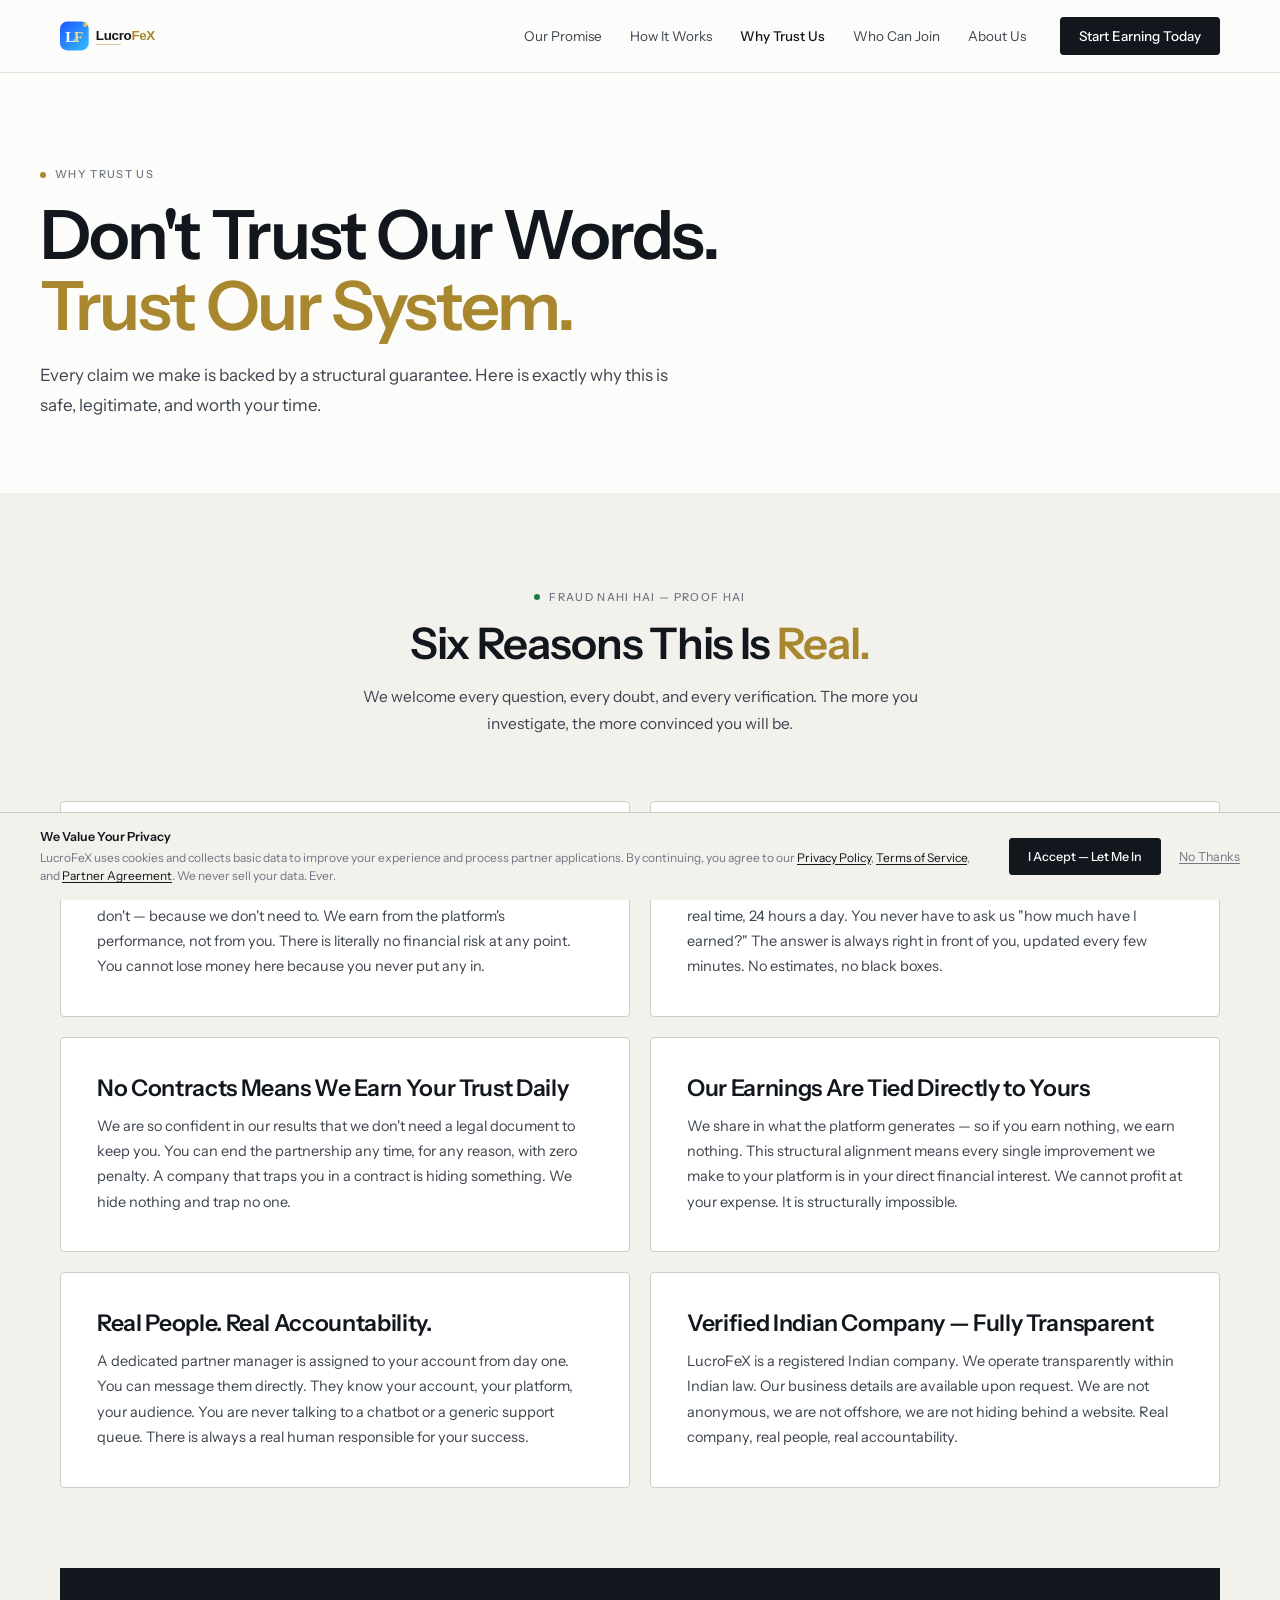
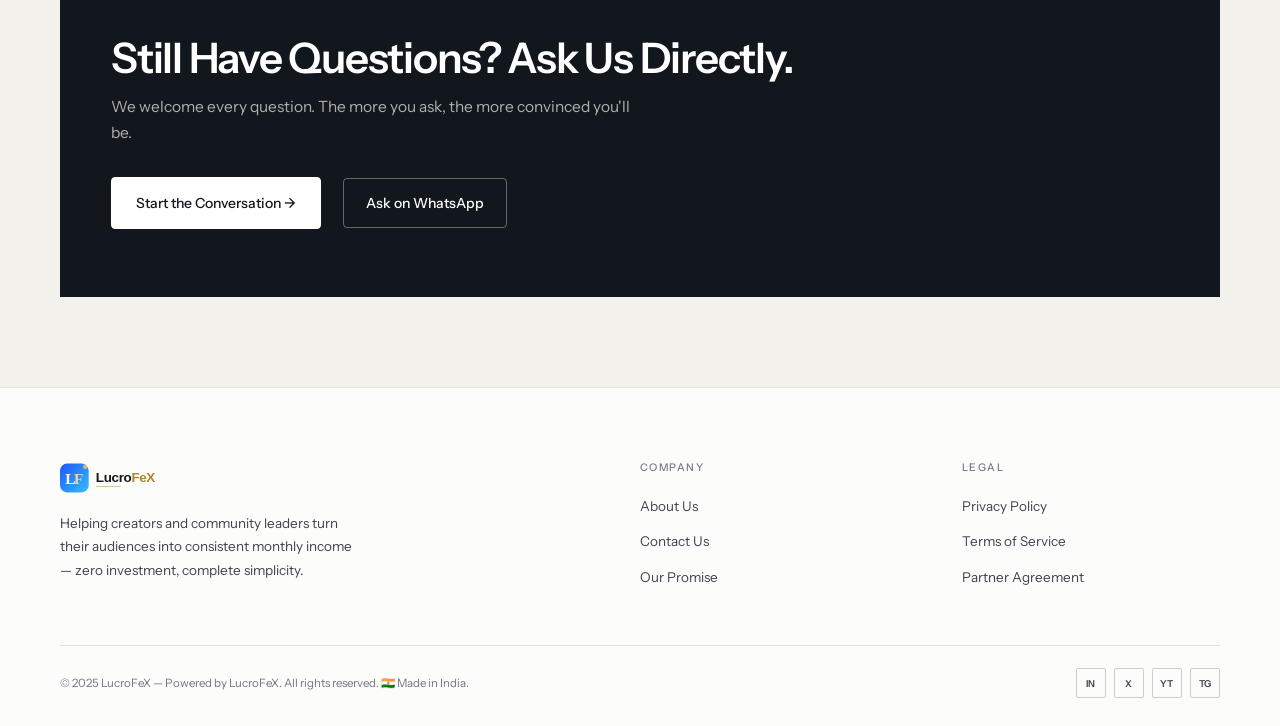
<file: trust.html>
<!DOCTYPE html>
<html lang="en">
<head>
<meta charset="UTF-8">
<link rel="icon" type="image/svg+xml" href="favicon.svg">
<meta name="viewport" content="width=device-width, initial-scale=1.0">
<title>Why Trust Us — LucroFeX</title>
<link rel="stylesheet" href="shared.css">
<!-- SEO & OG Meta -->
  <meta name="description" content="LucroFeX — Turn your Telegram channel, Instagram or YouTube audience into real monthly income. Zero investment. We handle everything.">
  <meta name="keywords" content="audience monetization, telegram channel monetize, creator income, LucroFeX, zero investment earning">
  <meta property="og:title" content="LucroFeX — Your Audience. Our System. Your Earnings.">
  <meta property="og:description" content="Turn your social media audience into monthly income with zero investment. LucroFeX handles everything.">
  <meta property="og:url" content="https://lucrofex.chauhandeveloper.in/pages/trust.html">
  <meta property="og:type" content="website">
  <meta name="twitter:card" content="summary_large_image">
  <link rel="canonical" href="https://lucrofex.chauhandeveloper.in/pages/trust.html">
</head>
<body>
<div class="drawer" id="drawer">
  <button class="drawer-x" id="drawerX">✕</button>
  <a href='promise.html' onclick='closeDrawer()'>Our Promise</a><a href='how-it-works.html' onclick='closeDrawer()'>How It Works</a><a href='trust.html' onclick='closeDrawer()'>Why Trust Us</a><a href='who-can-join.html' onclick='closeDrawer()'>Who Can Join</a><a href='about.html' onclick='closeDrawer()'>About Us</a>
  <a href="contact.html" onclick="closeDrawer()" style="color:var(--gold)">Start Earning →</a>
</div>
<header id="nav">
  <div class="nav-inner">
    <a href="index.html" class="logo">
      <img src="logo.svg" alt="LucroFeX" style="height:42px;width:auto">
    </a>
    <ul class="nav-links"><li><a href='promise.html'>Our Promise</a></li><li><a href='how-it-works.html'>How It Works</a></li><li><a href='trust.html' class='active'>Why Trust Us</a></li><li><a href='who-can-join.html'>Who Can Join</a></li><li><a href='about.html'>About Us</a></li><li><a href="contact.html" class="nav-pill">Start Earning Today</a></li></ul>
    <button class="hamburger" id="ham"><span></span><span></span><span></span></button>
  </div>
</header>

<div class="page-hero"><div class="page-hero-bg"></div><div class="page-hero-content">
<div class="page-eyebrow">Why Trust Us</div>
<h1>Don't Trust Our Words.<br><em>Trust Our System.</em></h1>
<p>Every claim we make is backed by a structural guarantee. Here is exactly why this is safe, legitimate, and worth your time.</p>
</div></div>
<section class="page-section alt">
<div class="container">
<div style="text-align:center;margin-bottom:clamp(40px,6vw,64px)" class="reveal">
<div class="eyebrow green">Fraud Nahi Hai — Proof Hai</div>
<h2 class="s-title">Six Reasons This Is <em>Real.</em></h2>
<p class="s-desc" style="max-width:560px;margin:0 auto">We welcome every question, every doubt, and every verification. The more you investigate, the more convinced you will be.</p>
</div>
<div class="grid-2">
<div class="inner-card reveal"><h3>Zero Investment Means Zero Risk for You</h3><p>If we asked you for money upfront, you would be right to be suspicious. We don't — because we don't need to. We earn from the platform's performance, not from you. There is literally no financial risk at any point. You cannot lose money here because you never put any in.</p></div>
<div class="inner-card reveal d1"><h3>Your Dashboard Is Always Open — Live</h3><p>Every metric — users, engagement, revenue generated — is visible to you in real time, 24 hours a day. You never have to ask us "how much have I earned?" The answer is always right in front of you, updated every few minutes. No estimates, no black boxes.</p></div>
<div class="inner-card reveal d2"><h3>No Contracts Means We Earn Your Trust Daily</h3><p>We are so confident in our results that we don't need a legal document to keep you. You can end the partnership any time, for any reason, with zero penalty. A company that traps you in a contract is hiding something. We hide nothing and trap no one.</p></div>
<div class="inner-card reveal d3"><h3>Our Earnings Are Tied Directly to Yours</h3><p>We share in what the platform generates — so if you earn nothing, we earn nothing. This structural alignment means every single improvement we make to your platform is in your direct financial interest. We cannot profit at your expense. It is structurally impossible.</p></div>
<div class="inner-card reveal"><h3>Real People. Real Accountability.</h3><p>A dedicated partner manager is assigned to your account from day one. You can message them directly. They know your account, your platform, your audience. You are never talking to a chatbot or a generic support queue. There is always a real human responsible for your success.</p></div>
<div class="inner-card reveal d1"><h3>Verified Indian Company — Fully Transparent</h3><p>LucroFeX is a registered Indian company. We operate transparently within Indian law. Our business details are available upon request. We are not anonymous, we are not offshore, we are not hiding behind a website. Real company, real people, real accountability.</p></div>
</div>
<div class="cta-strip reveal">
<h2>Still Have Questions? Ask Us Directly.</h2>
<p>We welcome every question. The more you ask, the more convinced you'll be.</p>
<div class="cta-strip-btns"><a href="contact.html" class="btn-gold">Start the Conversation →</a><a href="https://wa.me/919785121781?text=Hi%2C%20I%20have%20some%20questions%20before%20joining." class="btn-blue" target="_blank" rel="noopener">Ask on WhatsApp</a></div>
</div>
</div>
</section>

<footer>
  <div class="container">
    <div class="ft-grid">
      <div><a href="index.html" class="logo">
        <img src="logo.svg" alt="LucroFeX" style="height:38px;width:auto">
      </a><p class="ft-desc">Helping creators and community leaders turn their audiences into consistent monthly income — zero investment, complete simplicity.</p></div>
      <div><div class="ft-h">Company</div><ul class="ft-ul"><li><a href="about.html">About Us</a></li><li><a href="contact.html">Contact Us</a></li><li><a href="promise.html">Our Promise</a></li></ul></div>
      <div><div class="ft-h">Legal</div><ul class="ft-ul"><li><a href="privacy.html">Privacy Policy</a></li><li><a href="terms.html">Terms of Service</a></li><li><a href="partner-agreement.html">Partner Agreement</a></li></ul></div>
    </div>
    <div class="ft-bottom"><p>© 2025 LucroFeX — Powered by LucroFeX. All rights reserved. 🇮🇳 Made in India.</p><div class="socials"><a href="https://linkedin.com" class="soc" target="_blank">in</a><a href="https://twitter.com" class="soc" target="_blank">𝕏</a><a href="https://youtube.com" class="soc" target="_blank">▶</a><a href="https://t.me" class="soc" target="_blank">✈</a></div></div>
  </div>
</footer>
<a href="https://wa.me/919785121781?text=Hi%20LucroFeX%2C%20I%20want%20to%20monetize%20my%20audience." class="wa-float" target="_blank" rel="noopener"><div class="wa-ping"></div></a>

<script>
const nav=document.getElementById('nav');
window.addEventListener('scroll',function(){nav.classList.toggle('solid',window.scrollY>50)},{passive:true});
document.getElementById('ham').onclick=function(){document.getElementById('drawer').classList.add('open')};
document.getElementById('drawerX').onclick=closeDrawer;
function closeDrawer(){document.getElementById('drawer').classList.remove('open')}
(function(){
  var obs=new IntersectionObserver(function(entries){
    entries.forEach(function(e){if(e.isIntersecting){e.target.classList.add('in');obs.unobserve(e.target)}});
  },{threshold:0.09});
  document.querySelectorAll('.reveal').forEach(function(el){obs.observe(el);});
})();
</script>


<!-- PRIVACY CONSENT POPUP -->
<div class="privacy-overlay" id="privacyOverlay">
  <div class="privacy-box">
    <div class="pb-top">
      
      <div>
        <div class="pb-title">We Value Your Privacy</div>
        <p class="pb-desc">
          LucroFeX uses cookies and collects basic data to improve your experience and process partner applications.
          By continuing, you agree to our
          <a href="privacy.html">Privacy Policy</a>,
          <a href="terms.html">Terms of Service</a>, and
          <a href="partner-agreement.html">Partner Agreement</a>.
          We never sell your data. Ever.
        </p>
      </div>
    </div>
    <div class="pb-btns">
      <button class="pb-accept" onclick="acceptPrivacy()">I Accept — Let Me In</button>
      <button class="pb-decline" onclick="declinePrivacy()">No Thanks</button>
    </div>
    <div class="pb-links">
      <span class="pb-link" onclick="window.open('privacy.html')">Privacy Policy</span>
      <span class="pb-link" onclick="window.open('terms.html')">Terms of Service</span>
      <span class="pb-link" onclick="window.open('partner-agreement.html')">Partner Agreement</span>
    </div>
  </div>
</div>
<script>
(function(){
  if(!localStorage.getItem('lf_privacy_accepted')){
    document.getElementById('privacyOverlay').classList.remove('hidden');
  } else {
    document.getElementById('privacyOverlay').classList.add('hidden');
  }
})();
function acceptPrivacy(){
  localStorage.setItem('lf_privacy_accepted','true');
  var el=document.getElementById('privacyOverlay');
  el.style.opacity='0';el.style.transition='opacity .4s';
  setTimeout(function(){el.classList.add('hidden');},400);
}
function declinePrivacy(){
  window.location.href='https://www.google.com';
}
</script>

</body>
</html>
</file>
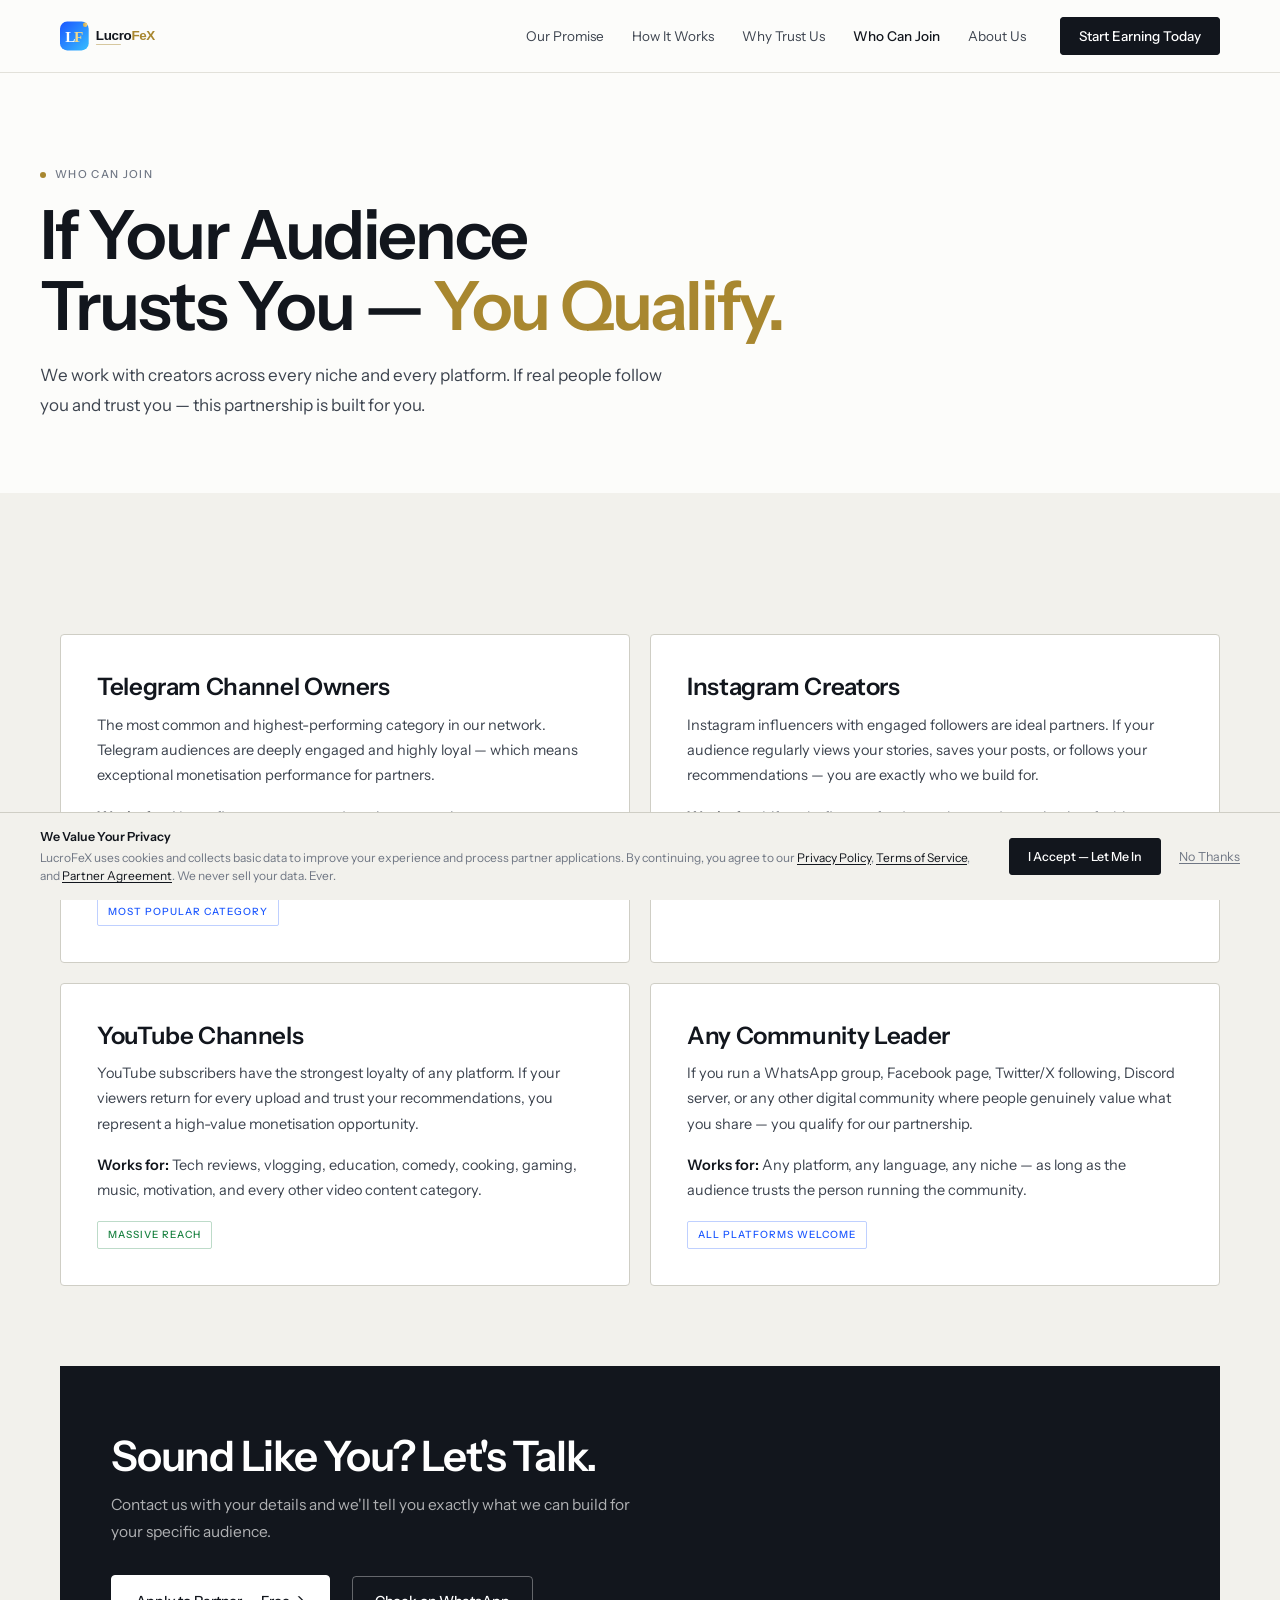
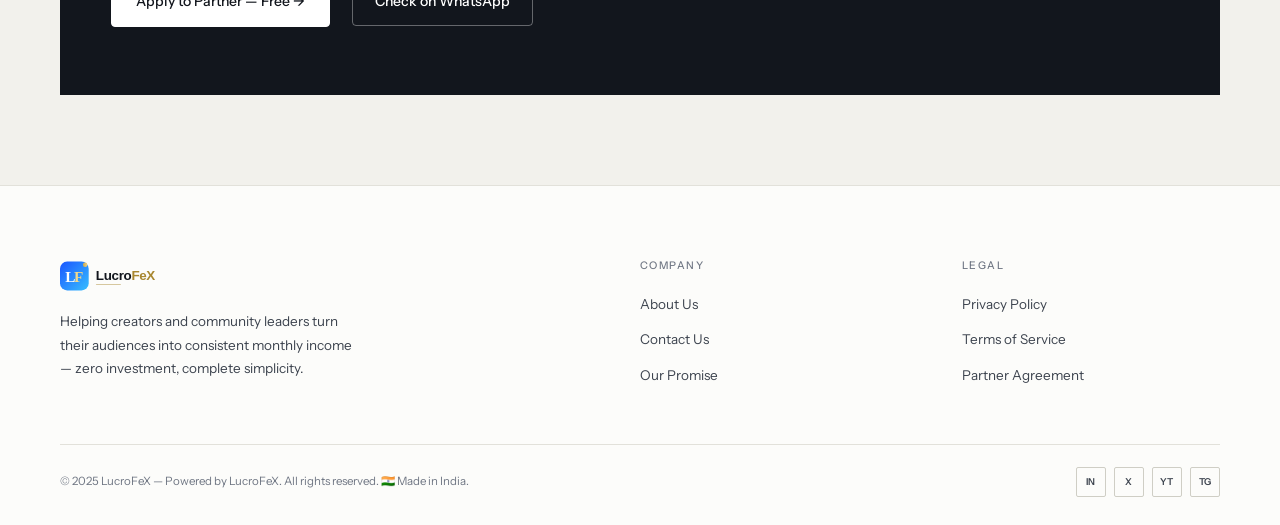
<file: who-can-join.html>
<!DOCTYPE html>
<html lang="en">
<head>
<meta charset="UTF-8">
<link rel="icon" type="image/svg+xml" href="favicon.svg">
<meta name="viewport" content="width=device-width, initial-scale=1.0">
<title>Who Can Join — LucroFeX</title>
<link rel="stylesheet" href="shared.css">
<!-- SEO & OG Meta -->
  <meta name="description" content="LucroFeX — Turn your Telegram channel, Instagram or YouTube audience into real monthly income. Zero investment. We handle everything.">
  <meta name="keywords" content="audience monetization, telegram channel monetize, creator income, LucroFeX, zero investment earning">
  <meta property="og:title" content="LucroFeX — Your Audience. Our System. Your Earnings.">
  <meta property="og:description" content="Turn your social media audience into monthly income with zero investment. LucroFeX handles everything.">
  <meta property="og:url" content="https://lucrofex.chauhandeveloper.in/pages/who-can-join.html">
  <meta property="og:type" content="website">
  <meta name="twitter:card" content="summary_large_image">
  <link rel="canonical" href="https://lucrofex.chauhandeveloper.in/pages/who-can-join.html">
</head>
<body>
<div class="drawer" id="drawer">
  <button class="drawer-x" id="drawerX">✕</button>
  <a href='promise.html' onclick='closeDrawer()'>Our Promise</a><a href='how-it-works.html' onclick='closeDrawer()'>How It Works</a><a href='trust.html' onclick='closeDrawer()'>Why Trust Us</a><a href='who-can-join.html' onclick='closeDrawer()'>Who Can Join</a><a href='about.html' onclick='closeDrawer()'>About Us</a>
  <a href="contact.html" onclick="closeDrawer()" style="color:var(--gold)">Start Earning →</a>
</div>
<header id="nav">
  <div class="nav-inner">
    <a href="index.html" class="logo">
      <img src="logo.svg" alt="LucroFeX" style="height:42px;width:auto">
    </a>
    <ul class="nav-links"><li><a href='promise.html'>Our Promise</a></li><li><a href='how-it-works.html'>How It Works</a></li><li><a href='trust.html'>Why Trust Us</a></li><li><a href='who-can-join.html' class='active'>Who Can Join</a></li><li><a href='about.html'>About Us</a></li><li><a href="contact.html" class="nav-pill">Start Earning Today</a></li></ul>
    <button class="hamburger" id="ham"><span></span><span></span><span></span></button>
  </div>
</header>

<div class="page-hero"><div class="page-hero-bg"></div><div class="page-hero-content">
<div class="page-eyebrow">Who Can Join</div>
<h1>If Your Audience<br>Trusts You — <em>You Qualify.</em></h1>
<p>We work with creators across every niche and every platform. If real people follow you and trust you — this partnership is built for you.</p>
</div></div>
<section class="page-section alt">
<div class="container">
<div class="grid-2">
<div class="who-big reveal">

<h3>Telegram Channel Owners</h3>
<p>The most common and highest-performing category in our network. Telegram audiences are deeply engaged and highly loyal — which means exceptional monetisation performance for partners.</p>
<p><strong style="color:rgba(255,255,255,.7)">Works for:</strong> News, finance, memes, education, entertainment, sports, crypto, tech, health, motivational content, and any other niche where you have active subscribers.</p>
<span class="who-tag tag-blue">Most Popular Category</span>
</div>
<div class="who-big reveal d1">

<h3>Instagram Creators</h3>
<p>Instagram influencers with engaged followers are ideal partners. If your audience regularly views your stories, saves your posts, or follows your recommendations — you are exactly who we build for.</p>
<p><strong style="color:rgba(255,255,255,.7)">Works for:</strong> Lifestyle, fitness, food, travel, comedy, motivation, fashion, beauty, finance, and every other category with a visual, engaged audience.</p>
<span class="who-tag tag-gold">High Engagement</span>
</div>
<div class="who-big reveal d2">

<h3>YouTube Channels</h3>
<p>YouTube subscribers have the strongest loyalty of any platform. If your viewers return for every upload and trust your recommendations, you represent a high-value monetisation opportunity.</p>
<p><strong style="color:rgba(255,255,255,.7)">Works for:</strong> Tech reviews, vlogging, education, comedy, cooking, gaming, music, motivation, and every other video content category.</p>
<span class="who-tag tag-green">Massive Reach</span>
</div>
<div class="who-big reveal d3">

<h3>Any Community Leader</h3>
<p>If you run a WhatsApp group, Facebook page, Twitter/X following, Discord server, or any other digital community where people genuinely value what you share — you qualify for our partnership.</p>
<p><strong style="color:rgba(255,255,255,.7)">Works for:</strong> Any platform, any language, any niche — as long as the audience trusts the person running the community.</p>
<span class="who-tag tag-blue">All Platforms Welcome</span>
</div>
</div>
<div class="cta-strip reveal">
<h2>Sound Like You? Let's Talk.</h2>
<p>Contact us with your details and we'll tell you exactly what we can build for your specific audience.</p>
<div class="cta-strip-btns"><a href="contact.html" class="btn-gold">Apply to Partner — Free →</a><a href="https://wa.me/919785121781?text=Hi%2C%20I%20want%20to%20check%20if%20I%20qualify." class="btn-blue" target="_blank" rel="noopener">Check on WhatsApp</a></div>
</div>
</div>
</section>

<footer>
  <div class="container">
    <div class="ft-grid">
      <div><a href="index.html" class="logo">
        <img src="logo.svg" alt="LucroFeX" style="height:38px;width:auto">
      </a><p class="ft-desc">Helping creators and community leaders turn their audiences into consistent monthly income — zero investment, complete simplicity.</p></div>
      <div><div class="ft-h">Company</div><ul class="ft-ul"><li><a href="about.html">About Us</a></li><li><a href="contact.html">Contact Us</a></li><li><a href="promise.html">Our Promise</a></li></ul></div>
      <div><div class="ft-h">Legal</div><ul class="ft-ul"><li><a href="privacy.html">Privacy Policy</a></li><li><a href="terms.html">Terms of Service</a></li><li><a href="partner-agreement.html">Partner Agreement</a></li></ul></div>
    </div>
    <div class="ft-bottom"><p>© 2025 LucroFeX — Powered by LucroFeX. All rights reserved. 🇮🇳 Made in India.</p><div class="socials"><a href="https://linkedin.com" class="soc" target="_blank">in</a><a href="https://twitter.com" class="soc" target="_blank">𝕏</a><a href="https://youtube.com" class="soc" target="_blank">▶</a><a href="https://t.me" class="soc" target="_blank">✈</a></div></div>
  </div>
</footer>
<a href="https://wa.me/919785121781?text=Hi%20LucroFeX%2C%20I%20want%20to%20monetize%20my%20audience." class="wa-float" target="_blank" rel="noopener"><div class="wa-ping"></div></a>

<script>
const nav=document.getElementById('nav');
window.addEventListener('scroll',function(){nav.classList.toggle('solid',window.scrollY>50)},{passive:true});
document.getElementById('ham').onclick=function(){document.getElementById('drawer').classList.add('open')};
document.getElementById('drawerX').onclick=closeDrawer;
function closeDrawer(){document.getElementById('drawer').classList.remove('open')}
(function(){
  var obs=new IntersectionObserver(function(entries){
    entries.forEach(function(e){if(e.isIntersecting){e.target.classList.add('in');obs.unobserve(e.target)}});
  },{threshold:0.09});
  document.querySelectorAll('.reveal').forEach(function(el){obs.observe(el);});
})();
</script>


<!-- PRIVACY CONSENT POPUP -->
<div class="privacy-overlay" id="privacyOverlay">
  <div class="privacy-box">
    <div class="pb-top">
      
      <div>
        <div class="pb-title">We Value Your Privacy</div>
        <p class="pb-desc">
          LucroFeX uses cookies and collects basic data to improve your experience and process partner applications.
          By continuing, you agree to our
          <a href="privacy.html">Privacy Policy</a>,
          <a href="terms.html">Terms of Service</a>, and
          <a href="partner-agreement.html">Partner Agreement</a>.
          We never sell your data. Ever.
        </p>
      </div>
    </div>
    <div class="pb-btns">
      <button class="pb-accept" onclick="acceptPrivacy()">I Accept — Let Me In</button>
      <button class="pb-decline" onclick="declinePrivacy()">No Thanks</button>
    </div>
    <div class="pb-links">
      <span class="pb-link" onclick="window.open('privacy.html')">Privacy Policy</span>
      <span class="pb-link" onclick="window.open('terms.html')">Terms of Service</span>
      <span class="pb-link" onclick="window.open('partner-agreement.html')">Partner Agreement</span>
    </div>
  </div>
</div>
<script>
(function(){
  if(!localStorage.getItem('lf_privacy_accepted')){
    document.getElementById('privacyOverlay').classList.remove('hidden');
  } else {
    document.getElementById('privacyOverlay').classList.add('hidden');
  }
})();
function acceptPrivacy(){
  localStorage.setItem('lf_privacy_accepted','true');
  var el=document.getElementById('privacyOverlay');
  el.style.opacity='0';el.style.transition='opacity .4s';
  setTimeout(function(){el.classList.add('hidden');},400);
}
function declinePrivacy(){
  window.location.href='https://www.google.com';
}
</script>

</body>
</html>
</file>
<file: shared.css>
/* ═══════════════════════════════════════
   LUCROFEX — SHARED STYLES
   Editorial design system · light
   Paper surfaces, hairlines, flat type.
   Brand: blue #1A56FF · gold #A8872F
   Single stylesheet for every page.
═══════════════════════════════════════ */
@import url('https://fonts.googleapis.com/css2?family=Instrument+Sans:wght@400;500;600;700&display=swap');

:root{
  --paper:#FCFCFA;
  --paper-2:#F2F1EC;
  --white:#FFFFFF;

  --ink:#12161D;
  --ink-2:#3C434E;
  --muted:#707784;
  --muted-2:#9A9FAA;

  --blue:#1A56FF;
  --blue-deep:#0B2FCC;
  --sky:#38BEFF;
  --gold:#A8872F;
  --gold-soft:#EADCB4;
  --gold2:#EADCB4;
  --green:#157F3D;
  --green-ink:#157F3D;

  --line:#E2E1DA;
  --line-2:#CFCEC5;

  /* aliases kept for older inline styles/scripts */
  --bg:var(--paper);
  --deep:var(--paper-2);
  --navy:#F0EFE8;
  --royal:var(--blue-deep);
  --gold-deep:var(--gold);
  --border:var(--line);
  --border-strong:var(--line-2);
  --shadow-sm:0 1px 2px rgba(18,22,29,.04);
  --shadow-md:0 8px 24px rgba(18,22,29,.06);
  --shadow-lg:0 18px 50px rgba(18,22,29,.08);
  --shadow-blue:none;
  --shadow-gold:none;

  --sans:'Instrument Sans',-apple-system,'Segoe UI',Roboto,sans-serif;
}

*,*::before,*::after{margin:0;padding:0;box-sizing:border-box}
html{scroll-behavior:smooth;scroll-padding-top:96px}
body{
  font-family:var(--sans);background:var(--paper);color:var(--ink);
  font-size:16px;line-height:1.6;overflow-x:hidden;
  -webkit-font-smoothing:antialiased;text-rendering:optimizeLegibility;
}
a{text-decoration:none;color:inherit}
button{cursor:pointer;border:none;font-family:inherit;background:none;color:inherit}
img{max-width:100%;display:block}
ul{list-style:none}
::selection{background:var(--gold-soft);color:var(--ink)}
:focus-visible{outline:2px solid var(--blue);outline-offset:3px;border-radius:2px}

.container{width:100%;max-width:1240px;margin:0 auto;padding:0 clamp(20px,4vw,40px)}
.text-center{text-align:center}

/* ═══════════ NAV ═══════════ */
#nav{position:fixed;top:0;left:0;right:0;z-index:500;background:var(--paper);border-bottom:1px solid var(--line);transition:box-shadow .3s}
#nav.solid{box-shadow:0 6px 24px rgba(18,22,29,.04)}
.nav-inner{
  display:flex;align-items:center;justify-content:space-between;
  height:72px;max-width:1240px;margin:0 auto;padding:0 clamp(20px,4vw,40px);
}
.logo{display:flex;align-items:center;gap:10px}
.logo img{display:block}
.logo-mark{
  position:relative;width:28px;height:28px;border-radius:7px;flex-shrink:0;
  background:linear-gradient(150deg,var(--blue),var(--sky));
  display:flex;align-items:center;justify-content:center;
  font-size:11px;font-weight:600;letter-spacing:.02em;color:var(--white);
}
.logo-mark::after{
  content:'';position:absolute;top:-2px;right:-2px;width:6px;height:6px;border-radius:50%;
  background:var(--gold);box-shadow:0 0 0 2px var(--paper);
}
.logo-name{font-size:16px;font-weight:600;letter-spacing:-.02em;color:var(--ink);white-space:nowrap}

.nav-links{display:flex;align-items:center;gap:28px}
.nav-links a{font-size:13.5px;font-weight:400;color:var(--ink-2);white-space:nowrap;transition:color .2s}
.nav-links a:hover{color:var(--blue)}
.nav-links a.active{color:var(--ink);font-weight:500}
.nav-pill{
  background:var(--ink)!important;color:var(--white)!important;
  font-weight:500!important;font-size:13.5px!important;
  padding:10px 18px!important;border-radius:4px;border:1px solid var(--ink);
  margin-left:6px;box-shadow:none!important;transition:background .2s,border-color .2s!important;
}
.nav-pill:hover{background:var(--blue)!important;border-color:var(--blue)!important;color:var(--white)!important;transform:none!important}

.hamburger{
  display:none;flex-direction:column;justify-content:center;align-items:center;gap:4px;
  width:40px;height:40px;padding:0;background:transparent;
  border:1px solid var(--line-2);border-radius:4px;box-shadow:none;
}
.hamburger span{display:block;width:16px;height:1.5px;background:var(--ink);border-radius:0;transition:none}

.drawer{
  position:fixed;inset:0;z-index:600;background:var(--paper);
  display:flex;flex-direction:column;align-items:center;justify-content:center;gap:26px;
  transform:translateX(100%);transition:transform .4s cubic-bezier(.16,1,.3,1);
}
.drawer.open{transform:none}
.drawer a{font-size:clamp(24px,5.5vw,34px);font-weight:600;letter-spacing:-.02em;color:var(--ink);transition:color .2s}
.drawer a:hover{color:var(--blue)}
.drawer-x{
  position:absolute;top:20px;right:20px;width:44px;height:44px;border-radius:4px;
  background:transparent;border:1px solid var(--line-2);color:var(--ink);
  font-size:16px;display:flex;align-items:center;justify-content:center;
}

/* ═══════════ FOOTER ═══════════ */
footer{background:var(--paper);border-top:1px solid var(--line);padding:clamp(48px,6vw,72px) 0 28px}
.ft-grid{display:grid;grid-template-columns:2fr 1fr 1fr;gap:clamp(28px,5vw,64px);margin-bottom:clamp(36px,5vw,56px)}
.ft-desc{font-size:13.5px;font-weight:400;color:var(--ink-2);line-height:1.75;margin-top:16px;max-width:300px}
.ft-h{font-size:10.5px;font-weight:500;letter-spacing:.14em;text-transform:uppercase;color:var(--muted);margin-bottom:16px}
.ft-ul{display:flex;flex-direction:column;gap:10px}
.ft-ul a{font-size:13.5px;color:var(--ink-2);transition:color .2s}
.ft-ul a:hover{color:var(--blue)}
.ft-bottom{border-top:1px solid var(--line);padding-top:22px;display:flex;justify-content:space-between;align-items:center;flex-wrap:wrap;gap:16px}
.ft-bottom p{font-size:11.5px;color:var(--muted)}
.socials{display:flex;gap:8px}
.soc{
  width:30px;height:30px;border-radius:2px;background:transparent;border:1px solid var(--line-2);
  display:flex;align-items:center;justify-content:center;color:var(--ink-2);
  font-size:0;transition:background .2s,color .2s,border-color .2s;
}
.soc::after{content:'in';font-size:9.5px;font-weight:600;letter-spacing:.04em;text-transform:uppercase;color:inherit}
.soc:nth-child(2)::after{content:'X'}
.soc:nth-child(3)::after{content:'YT'}
.soc:nth-child(4)::after{content:'TG'}
.soc:hover{background:var(--ink);border-color:var(--ink);color:var(--white);transform:none;box-shadow:none}

/* ═══════════ WHATSAPP FLOAT ═══════════ */
.wa-float{
  position:fixed;bottom:24px;right:24px;z-index:400;width:48px;height:48px;border-radius:50%;
  background:var(--ink);display:flex;align-items:center;justify-content:center;
  font-size:0;color:transparent;box-shadow:0 4px 14px rgba(18,22,29,.22);transition:transform .2s,background .2s;
}
.wa-float::before{
  content:'';width:22px;height:22px;
  background:url("data:image/svg+xml,%3Csvg xmlns='http://www.w3.org/2000/svg' viewBox='0 0 24 24' fill='%23fff'%3E%3Cpath d='M12%202a10%2010%200%200%200-8.6%2015.1L2%2022l5-1.3A10%2010%200%201%200%2012%202Zm0%2018a7.9%207.9%200%200%201-4-1.1l-.3-.2-3%20.8.8-2.9-.2-.3A8%208%200%201%201%2012%2020Zm4.4-5.9c-.2-.1-1.4-.7-1.6-.8-.2-.1-.4-.1-.5.1l-.7.9c-.1.1-.3.2-.5.1a6.5%206.5%200%200%201-3.2-2.8c-.2-.4.2-.4.6-1.3.1-.2%200-.3%200-.4l-.7-1.7c-.2-.4-.4-.4-.5-.4h-.5c-.2%200-.4.1-.6.3-.2.2-.8.8-.8%201.9s.8%202.2%201%202.4c.1.1%201.6%202.5%203.9%203.5%201.5.6%202%20.7%202.8.6.4-.1%201.4-.6%201.6-1.1.2-.6.2-1%20.1-1.1l-.4-.2Z'/%3E%3C/svg%3E") center/contain no-repeat;
}
.wa-float:hover{transform:translateY(-2px);box-shadow:0 10px 26px rgba(18,22,29,.3)}
.wa-ping{display:none}

/* ═══════════ MOTION ═══════════ */
.reveal{opacity:0;transform:translateY(16px);transition:opacity .6s ease,transform .6s ease}
.reveal.in{opacity:1;transform:none}
.d1{transition-delay:.06s}.d2{transition-delay:.12s}.d3{transition-delay:.18s}.d4{transition-delay:.24s}

/* ═══════════ BUTTONS ═══════════ */
.btn-gold{
  display:inline-flex;align-items:center;gap:10px;
  background:var(--blue);color:var(--white);
  font-family:var(--sans);font-size:14px;font-weight:500;letter-spacing:0;
  padding:14px 24px;border-radius:4px;border:1px solid var(--blue);
  box-shadow:none;animation:none;transition:background .2s,border-color .2s,color .2s;
}
.btn-gold:hover{background:var(--blue-deep);border-color:var(--blue-deep);color:var(--white);transform:none;box-shadow:none}
.btn-blue{
  display:inline-flex;align-items:center;gap:10px;
  background:transparent;color:var(--ink);
  font-family:var(--sans);font-size:14px;font-weight:500;
  padding:13px 22px;border-radius:4px;border:1px solid var(--line-2);
  box-shadow:none;transition:border-color .2s,color .2s,background .2s;
}
.btn-blue:hover{border-color:var(--ink);background:transparent;transform:none;box-shadow:none;color:var(--ink)}
.btn-tg,.btn-wa{
  display:inline-flex;align-items:center;gap:8px;width:fit-content;
  background:none;border:0;border-bottom:1px solid var(--line-2);border-radius:0;
  color:var(--ink);font-family:var(--sans);font-size:14px;font-weight:500;padding:0 0 3px;
  transition:color .2s,border-color .2s;
}
.btn-tg:hover,.btn-wa:hover{background:none;border-color:var(--blue);color:var(--blue);transform:none;box-shadow:none}
.btn-white{
  display:inline-flex;align-items:center;gap:10px;
  background:var(--white);color:var(--ink);
  font-family:var(--sans);font-size:14px;font-weight:500;
  padding:14px 24px;border-radius:4px;border:1px solid var(--white);
  box-shadow:none;animation:none;transition:background .2s,border-color .2s,color .2s;
}
.btn-white:hover{background:var(--gold-soft);border-color:var(--gold-soft);color:var(--ink);transform:none;box-shadow:none}
.btn-border{
  display:inline-flex;align-items:center;gap:10px;
  background:transparent;border:1px solid rgba(255,255,255,.35);color:var(--white);
  font-family:var(--sans);font-size:14px;font-weight:500;
  padding:14px 24px;border-radius:4px;transition:border-color .2s,background .2s;
}
.btn-border:hover{background:transparent;border-color:var(--white);transform:none;box-shadow:none}

/* ═══════════ INNER PAGE HERO ═══════════ */
.page-hero{
  padding:clamp(118px,13vw,160px) clamp(20px,4vw,40px) clamp(44px,6vw,72px);
  background:var(--paper);text-align:left;position:relative;
}
.page-hero-bg{display:none}
.page-hero-content{position:relative;z-index:2;max-width:1240px;margin:0 auto}
.page-eyebrow{
  display:inline-flex;align-items:center;gap:9px;
  font-size:11px;font-weight:500;letter-spacing:.12em;text-transform:uppercase;
  color:var(--muted);margin-bottom:16px;
}
.page-eyebrow::before{content:'';width:6px;height:6px;border-radius:50%;background:var(--gold);flex-shrink:0}
.page-hero h1{
  font-size:clamp(36px,5.4vw,68px);font-weight:600;
  line-height:1.04;letter-spacing:-.035em;color:var(--ink);margin-bottom:20px;
}
.page-hero h1 em{
  font-style:normal;color:var(--gold);background:none;
  -webkit-text-fill-color:currentColor;-webkit-background-clip:border-box;background-clip:border-box;
  animation:none;
}
.page-hero p{font-size:clamp(15px,1.7vw,17px);color:var(--ink-2);line-height:1.75;max-width:640px}

/* ═══════════ SECTIONS / SHARED TYPE ═══════════ */
section.page-section{padding:clamp(56px,7vw,92px) 0}
section.page-section.alt{background:var(--paper-2)}

.eyebrow{
  display:inline-flex;align-items:center;gap:9px;
  font-size:11px;font-weight:500;letter-spacing:.12em;text-transform:uppercase;
  color:var(--muted);margin-bottom:14px;
}
.eyebrow::before{content:'';width:6px;height:6px;border-radius:50%;background:var(--gold);flex-shrink:0}
.eyebrow.green::before{background:var(--green)}

h2.s-title{
  font-size:clamp(27px,3.4vw,44px);font-weight:600;
  line-height:1.08;letter-spacing:-.03em;color:var(--ink);margin-bottom:16px;
}
h2.s-title span{color:var(--blue)}
h2.s-title em{
  font-style:normal;color:var(--gold);background:none;
  -webkit-text-fill-color:currentColor;-webkit-background-clip:border-box;background-clip:border-box;
  animation:none;
}
.s-desc{font-size:15.5px;font-weight:400;color:var(--ink-2);line-height:1.75}
.page-section .text-center{max-width:840px;margin:0 auto}

/* ═══════════ TICKER ═══════════ */
.ticker-wrap{
  overflow:hidden;border-top:1px solid var(--line);border-bottom:1px solid var(--line);
  background:var(--paper);padding:14px 0;
  -webkit-mask-image:linear-gradient(90deg,transparent,#000 56px,#000 calc(100% - 56px),transparent);
  mask-image:linear-gradient(90deg,transparent,#000 56px,#000 calc(100% - 56px),transparent);
}
.ticker-track{display:flex;width:max-content;animation:ticker-scroll 55s linear infinite}
@keyframes ticker-scroll{to{transform:translateX(-50%)}}
.tk-item{display:flex;align-items:center;gap:14px;padding:0 18px;font-size:10px;font-weight:500;letter-spacing:.1em;text-transform:uppercase;color:var(--muted);white-space:nowrap}
.tk-item::after{content:'·';color:var(--line-2);margin-left:14px}

/* ═══════════ INNER PAGE COMPONENTS ═══════════ */
.inner-card{
  background:var(--white);border:1px solid var(--line-2);border-radius:4px;
  padding:clamp(26px,3.4vw,36px);transition:border-color .2s;
}
.inner-card:hover{border-color:var(--line-2);transform:none;box-shadow:none}
.inner-card h3{font-size:clamp(19px,2.2vw,23px);font-weight:600;color:var(--ink);margin-bottom:10px;letter-spacing:-.015em;line-height:1.3}
.inner-card p{font-size:14.5px;font-weight:400;color:var(--ink-2);line-height:1.75}
.grid-2{display:grid;grid-template-columns:1fr 1fr;gap:clamp(14px,2vw,20px);margin-top:clamp(32px,5vw,52px)}

.prose{max-width:760px;margin:0 auto}
.prose h3{font-size:clamp(19px,2.2vw,24px);font-weight:600;color:var(--ink);margin:40px 0 12px;letter-spacing:-.015em}
.prose p{font-size:15.5px;font-weight:400;color:var(--ink-2);line-height:1.85;margin-bottom:16px}
.prose ul{margin:10px 0 20px;display:flex;flex-direction:column;gap:8px}
.prose ul li{font-size:15px;color:var(--ink-2);padding-left:22px;position:relative;line-height:1.7}
.prose ul li::before{content:'—';position:absolute;left:0;color:var(--gold)}
.prose .last-upd{
  display:inline-block;font-size:12px;color:var(--muted);
  margin-bottom:30px;padding:8px 0;background:none;border-radius:0;
  border-top:1px solid var(--line);border-bottom:1px solid var(--line);
}

.check-row{display:flex;align-items:flex-start;gap:clamp(14px,2.5vw,22px);padding:clamp(20px,3vw,28px) 0;border-bottom:1px solid var(--line)}
.check-row:first-child{border-top:1px solid var(--line-2)}
.check-row:last-child{border-bottom:1px solid var(--line-2)}
.check-box{
  width:24px;height:24px;flex-shrink:0;border-radius:2px;background:none;
  border:1px solid var(--line-2);display:flex;align-items:center;justify-content:center;
  color:var(--green);font-size:11px;font-weight:600;margin-top:4px;
}
.check-row h4{font-size:clamp(18px,2.1vw,21px);font-weight:600;color:var(--ink);margin-bottom:8px;letter-spacing:-.015em;line-height:1.3}
.check-row p{font-size:15px;font-weight:400;color:var(--ink-2);line-height:1.8}

.step-big{display:grid;grid-template-columns:56px 1fr;gap:clamp(18px,2.6vw,28px);padding:clamp(24px,3.4vw,34px) 0;border-bottom:1px solid var(--line)}
.step-big:first-of-type{border-top:1px solid var(--line-2)}
.step-big:last-child{border-bottom:1px solid var(--line-2)}
.step-circle{
  width:44px;height:44px;border-radius:50%;background:none;border:1px solid var(--line-2);
  display:flex;align-items:center;justify-content:center;
  font-size:13px;font-weight:600;color:var(--gold);flex-shrink:0;box-shadow:none;
  font-variant-numeric:tabular-nums;
}
.step-big h4{font-size:clamp(19px,2.2vw,23px);font-weight:600;color:var(--ink);margin-bottom:8px;letter-spacing:-.015em;line-height:1.3}
.step-big p{font-size:15px;font-weight:400;color:var(--ink-2);line-height:1.8}

.cta-strip{
  background:var(--ink);border-radius:0;
  padding:clamp(40px,5.5vw,68px) clamp(26px,4vw,56px);
  text-align:left;position:relative;overflow:hidden;
  margin-top:clamp(48px,7vw,80px);
}
.cta-strip::before{display:none}
.cta-strip>*{position:relative;z-index:2}
.cta-strip h2{font-size:clamp(26px,3.6vw,42px);font-weight:600;color:var(--white);margin-bottom:14px;letter-spacing:-.03em;line-height:1.06;max-width:720px}
.cta-strip p{font-size:15.5px;color:rgba(255,255,255,.66);margin-bottom:30px;max-width:520px;line-height:1.7}
.cta-strip-btns{display:flex;align-items:center;justify-content:flex-start;gap:16px 22px;flex-wrap:wrap}
.cta-strip .btn-gold{background:var(--white);color:var(--ink);border-color:var(--white)}
.cta-strip .btn-gold:hover{background:var(--gold-soft);border-color:var(--gold-soft);color:var(--ink)}
.cta-strip .btn-blue{background:transparent;color:var(--white);border-color:rgba(255,255,255,.35)}
.cta-strip .btn-blue:hover{background:transparent;border-color:var(--white);color:var(--white)}
.cta-strip .btn-border{color:var(--white)}

.who-big{
  background:var(--white);border:1px solid var(--line-2);border-radius:4px;
  padding:clamp(26px,3.4vw,36px);transition:border-color .2s;position:relative;overflow:visible;
}
.who-big:hover{border-color:var(--line-2);transform:none;box-shadow:none}
.who-big-emoji{display:none}
.who-big h3{font-size:clamp(20px,2.4vw,24px);font-weight:600;color:var(--ink);margin-bottom:10px;letter-spacing:-.015em;line-height:1.3}
.who-big p{font-size:14.5px;font-weight:400;color:var(--ink-2);line-height:1.75;margin-bottom:16px}
.who-tag{
  display:inline-flex;align-items:center;gap:6px;
  font-size:10px;font-weight:500;letter-spacing:.1em;text-transform:uppercase;
  padding:5px 10px;border-radius:2px;border:1px solid var(--line-2);color:var(--muted);
}
.tag-blue{background:none;border-color:rgba(26,86,255,.28);color:var(--blue)}
.tag-gold{background:none;border-color:rgba(168,135,47,.35);color:var(--gold)}
.tag-green{background:none;border-color:rgba(21,127,61,.28);color:var(--green)}

.contact-wrap{display:grid;grid-template-columns:1fr 1.05fr;gap:clamp(36px,6vw,80px);align-items:start}

.c-trust-item{
  display:flex;align-items:center;gap:14px;background:none;
  border:0;border-bottom:1px solid var(--line);border-radius:0;
  padding:16px 0;transition:none;margin-bottom:0;
}
.c-trust-list{border-top:1px solid var(--line-2)}
.c-trust-item:hover{border-color:var(--line);background:none}
.cti-icon{
  width:32px;height:32px;flex-shrink:0;border-radius:50%;background:none;
  border:1px solid var(--line-2);display:flex;align-items:center;justify-content:center;
  font-size:13px;color:var(--gold);
}
.cti-body h5{font-size:14px;font-weight:600;color:var(--ink);margin-bottom:3px}
.cti-body p{font-size:12.5px;font-weight:400;color:var(--muted);line-height:1.6}

/* ═══════════ FORM ═══════════ */
.form-box{
  background:var(--white);border:1px solid var(--line-2);border-radius:4px;
  padding:clamp(26px,3.6vw,40px);box-shadow:none;position:relative;overflow:visible;
}
.form-box::before{display:none}
.f-title{font-size:clamp(20px,2.3vw,25px);font-weight:600;color:var(--ink);margin-bottom:6px;letter-spacing:-.02em}
.f-sub{font-size:13px;font-weight:400;color:var(--muted);margin-bottom:clamp(20px,3vw,28px);line-height:1.7}
.f-group{margin-bottom:14px}
.f-label{display:block;font-size:10px;font-weight:500;letter-spacing:.12em;text-transform:uppercase;color:var(--muted);margin-bottom:7px}
.f-input{
  width:100%;background:var(--paper);border:1px solid var(--line-2);border-radius:2px;
  padding:13px 16px;color:var(--ink);font-family:var(--sans);font-size:15px;font-weight:400;
  outline:none;transition:border-color .2s,background .2s;
}
.f-input::placeholder{color:var(--muted-2)}
.f-input:focus{border-color:var(--blue);background:var(--white);box-shadow:none}
.f-row{display:grid;grid-template-columns:1fr 1fr;gap:12px}
.f-submit{
  width:100%;margin-top:8px;background:var(--blue);color:var(--white);
  font-family:var(--sans);font-size:15px;font-weight:500;
  padding:15px;border-radius:4px;border:1px solid var(--blue);
  box-shadow:none;animation:none;transition:background .2s,border-color .2s;letter-spacing:0;
}
.f-submit:hover{background:var(--blue-deep);border-color:var(--blue-deep);transform:none;box-shadow:none}
.f-submit:disabled{opacity:.6;transform:none;cursor:not-allowed}
.f-note{text-align:center;font-size:11px;font-weight:400;color:var(--muted);margin-top:14px;line-height:1.7}

.success-screen{display:none;text-align:center;padding:clamp(28px,4vw,44px) 12px}
.success-icon-wrap{
  width:60px;height:60px;border-radius:50%;background:none;border:1px solid var(--green);
  display:flex;align-items:center;justify-content:center;margin:0 auto 20px;animation:none;box-shadow:none;
}
.success-checkmark{font-size:24px;color:var(--green);font-weight:400}
.success-screen h3{font-size:clamp(20px,2.8vw,26px);font-weight:600;color:var(--ink);margin-bottom:10px;letter-spacing:-.02em}
.success-screen p{font-size:14.5px;font-weight:400;color:var(--ink-2);line-height:1.75;margin-bottom:22px}
.success-pills{display:flex;flex-direction:column;gap:0;margin-top:4px;text-align:left;border-top:1px solid var(--line)}
.success-pill{display:flex;align-items:center;gap:12px;background:none;border:0;border-bottom:1px solid var(--line);border-radius:0;padding:11px 0}
.success-pill span{font-size:13px;color:var(--ink-2);font-weight:400}
.success-pill::before{content:'✓';color:var(--green);font-weight:600;font-size:13px;flex-shrink:0}

/* ═══════════ HOME — HERO ═══════════ */
.hero{
  position:relative;min-height:0;display:block;overflow:visible;
  padding:clamp(116px,12vw,148px) 0 clamp(40px,5vw,56px);
}
.hero-bg,.hero-lines{display:none}
.hero-inner{
  position:relative;z-index:2;
  display:grid;grid-template-columns:minmax(0,1.35fr) minmax(300px,.9fr);
  gap:clamp(32px,5vw,64px);align-items:start;
  max-width:1240px;margin:0 auto;padding:0 clamp(20px,4vw,40px);
}
.hero-eyebrow{
  display:inline-flex;align-items:center;gap:8px;
  border:0;background:none;padding:0;border-radius:0;
  font-size:11.5px;font-weight:500;letter-spacing:.12em;text-transform:uppercase;
  color:var(--muted);margin-bottom:clamp(22px,3vw,30px);animation:none;
}
.live-dot{width:6px;height:6px;border-radius:50%;background:var(--green);animation:none;box-shadow:none}
.hero h1{
  font-size:clamp(38px,4.8vw,66px);font-weight:600;
  line-height:1.03;letter-spacing:-.035em;color:var(--ink);
  margin-bottom:clamp(18px,2.4vw,24px);animation:none;
}
.hero h1 em{
  font-style:normal;color:var(--ink);-webkit-text-fill-color:currentColor;
  background:linear-gradient(180deg,transparent 62%,var(--gold-soft) 62%,var(--gold-soft) 94%,transparent 94%);
  -webkit-background-clip:border-box;background-clip:border-box;animation:none;
}
.hero-sub{font-size:15.5px;font-weight:400;color:var(--ink-2);line-height:1.75;max-width:480px;margin-bottom:0;animation:none}
.hero-sub strong{color:var(--ink);font-weight:600}
.hero-actions{display:flex;flex-direction:column;align-items:flex-start;gap:14px;margin-top:26px;animation:none}
.hero-caption{display:flex;align-items:center;gap:0;font-size:12.5px;color:var(--muted);margin-top:4px}
.hero-caption::before{content:'—';color:var(--gold);margin-right:6px;font-weight:400}

/* dashboard card */
.hero-right{display:flex;flex-direction:column;gap:14px;animation:none;padding-top:6px}
.dash-card{
  background:var(--white);border:1px solid var(--line-2);border-radius:4px;
  padding:22px;backdrop-filter:none;box-shadow:none;position:relative;overflow:visible;
}
.dash-card::before{display:none}
.dc-head{display:flex;justify-content:space-between;align-items:baseline;border-bottom:1px solid var(--line);padding-bottom:14px;margin-bottom:0}
.dc-title{font-size:13.5px;font-weight:600;color:var(--ink)}
.dc-live{display:flex;align-items:center;gap:6px;background:none;border:0;padding:0;border-radius:0;font-size:10px;font-weight:500;letter-spacing:.1em;text-transform:uppercase;color:var(--green)}
.dc-live-dot{width:5px;height:5px;border-radius:50%;background:var(--green);box-shadow:none;animation:none}
.dc-grid{display:grid;grid-template-columns:repeat(3,1fr);gap:0;border-bottom:1px solid var(--line);margin-bottom:16px}
.dc-stat{background:none;border:0;border-radius:0;padding:14px 0 14px;text-align:left}
.dc-stat+.dc-stat{border-left:1px solid var(--line);padding-left:14px}
.dc-val{font-size:21px;font-weight:600;letter-spacing:-.02em;color:var(--ink);line-height:1.1;font-variant-numeric:tabular-nums}
.dc-val.sky{color:var(--green);font-size:12.5px;letter-spacing:0}
.dc-val.gold{color:var(--gold)}.dc-val.green{color:var(--green)}
.dc-label{font-size:9.5px;color:var(--muted);margin-top:6px;letter-spacing:.08em;text-transform:uppercase}
.dc-bar-row{margin-bottom:12px}
.dc-bar-top{display:flex;justify-content:space-between;font-size:11.5px;color:var(--ink-2);margin-bottom:8px}
.dc-track{height:2px;background:var(--line);border-radius:0;overflow:hidden}
.dc-fill{height:100%;border-radius:0;background:var(--blue);background-size:auto;animation:none}
.dc-tags{display:flex;flex-wrap:wrap;gap:4px 12px;margin-top:14px}
.dc-tag{font-size:11px;font-weight:400;padding:0;border-radius:0;color:var(--muted)}
.dc-tag::before{content:'·';color:var(--gold);margin-right:7px}
.dc-tag:first-child::before{content:'';margin:0}

.notif-pop{
  background:var(--white);border:1px solid var(--line-2);border-radius:4px;
  padding:13px 16px;display:flex;align-items:center;gap:12px;box-shadow:none;animation:none;
}
.np-icon{display:none}
.np-title{font-size:12.5px;font-weight:600;color:var(--ink)}
.np-sub{font-size:11px;color:var(--muted);margin-top:2px}
.np-badge{
  margin-left:auto;flex-shrink:0;background:none;color:var(--green);
  font-size:9.5px;font-weight:500;letter-spacing:.12em;padding:0;border-radius:0;
}

/* ═══════════ HOME — STATS ═══════════ */
.hero-stats{
  grid-column:1/-1;display:flex;align-items:stretch;justify-content:flex-start;
  gap:0;flex-wrap:nowrap;padding-top:0;
  border-top:1px solid var(--line);margin-top:clamp(40px,5.5vw,56px);animation:none;
}
.hs-item{flex:1;text-align:left;padding:22px 0 0}
.hs-sep{width:1px;background:var(--line);flex-shrink:0;height:auto;align-self:stretch;margin-top:22px;display:block}
.hs-sep+.hs-item{padding-left:clamp(16px,2.4vw,28px)}
.hs-val{font-size:clamp(26px,3vw,36px);font-weight:600;color:var(--ink);letter-spacing:-.03em;line-height:1;font-variant-numeric:tabular-nums}
.hs-val span{color:var(--blue)}
.hs-label{font-size:10px;color:var(--muted);margin-top:10px;letter-spacing:.1em;text-transform:uppercase}

/* ═══════════ HOME — PROMISES ═══════════ */
.promise-grid{
  display:grid;grid-template-columns:repeat(3,1fr);gap:0;
  background:none;border-radius:0;overflow:visible;
  border-top:1px solid var(--line-2);margin-top:clamp(36px,5vw,52px);
}
.p-card{background:none;padding:28px 30px 6px 0;border-right:1px solid var(--line);position:static;overflow:visible;transition:none}
.p-card+.p-card{padding-left:30px}
.p-card:last-child{border-right:0;padding-right:0}
.p-card:hover{background:none}
.p-line{display:none}
.p-num{font-size:11px;font-weight:400;letter-spacing:.12em;color:var(--gold);margin-bottom:14px;font-variant-numeric:tabular-nums}
.p-card:hover .p-num{color:var(--gold)}
.p-icon{display:none}
.p-card h3{font-size:clamp(18px,1.9vw,21px);font-weight:600;color:var(--ink);margin-bottom:10px;line-height:1.3;letter-spacing:-.02em}
.p-card p{font-size:14px;font-weight:400;color:var(--ink-2);line-height:1.75}
.p-proof{display:inline-flex;align-items:center;gap:7px;margin-top:16px;background:none;border:0;color:var(--green);font-size:11px;font-weight:400;padding:0;border-radius:0}

/* ═══════════ HOME — PROCESS ═══════════ */
.process-wrap{display:grid;grid-template-columns:1fr 400px;gap:clamp(36px,6vw,80px);align-items:start}
.process-steps{display:flex;flex-direction:column;border-top:1px solid var(--line-2)}
.proc-step{display:flex;gap:clamp(16px,3vw,26px);padding:22px 0;border-bottom:1px solid var(--line);transition:none}
.proc-step-n{font-size:11px;font-weight:400;color:var(--muted);min-width:28px;padding-top:5px;letter-spacing:.1em;transition:none;font-variant-numeric:tabular-nums}
.proc-step:hover .proc-step-n{color:var(--muted)}
.proc-body h4{font-size:16.5px;font-weight:600;color:var(--ink);margin-bottom:6px;letter-spacing:-.01em}
.proc-body p{font-size:14px;font-weight:400;color:var(--ink-2);line-height:1.7}
.proc-visual{position:relative;display:flex;align-items:flex-start;justify-content:flex-start}
.proc-glow{display:none}
.proc-card{
  background:var(--white);border:1px solid var(--line-2);border-radius:4px;
  padding:22px;width:100%;max-width:400px;position:relative;z-index:2;box-shadow:none;
}
.pc-head{display:flex;justify-content:space-between;align-items:baseline;border-bottom:1px solid var(--line);padding-bottom:14px;margin-bottom:0}
.pc-title{font-size:13.5px;font-weight:600;color:var(--ink)}
.pc-badge{background:none;border:0;color:var(--green);font-size:10px;font-weight:500;letter-spacing:.1em;text-transform:uppercase;padding:0;border-radius:0;display:flex;align-items:center;gap:6px}
.pc-badge::before{content:'';width:5px;height:5px;border-radius:50%;background:var(--green);font-size:0}
.pc-row{background:none;border:0;border-bottom:1px solid var(--line);border-radius:0;padding:14px 0;margin-bottom:0;display:flex;justify-content:space-between;align-items:center}
.pc-row-label{font-size:9.5px;letter-spacing:.08em;text-transform:uppercase;color:var(--muted)}
.pc-row-val{font-size:21px;font-weight:600;color:var(--ink);line-height:1.2;letter-spacing:-.02em;font-variant-numeric:tabular-nums;margin-top:4px}
.pc-row-val.gold{color:var(--gold)}
.pc-row-val.sky{color:var(--green);font-size:12px;letter-spacing:0}
.pc-row-val.green{color:var(--green)}
.pc-bar{background:none;border:0;border-radius:0;padding:14px 0;margin-bottom:0}
.pc-bar-top{display:flex;justify-content:space-between;font-size:11.5px;color:var(--ink-2);margin-bottom:8px}
.pc-track{height:2px;background:var(--line);border-radius:0;overflow:hidden}
.pc-fill{height:100%;border-radius:0;background:var(--blue);background-size:auto;animation:none}
.pc-tags{display:flex;flex-wrap:wrap;gap:4px 12px;padding-top:14px}
.pc-tag{font-size:11px;font-weight:400;padding:0;border-radius:0;background:none;border:0;color:var(--muted)}
.pc-tag::before{content:'·';color:var(--gold);margin-right:7px}
.pc-tag:first-child::before{content:'';margin:0}

/* ═══════════ HOME — TRUST / WHO ═══════════ */
.trust-grid{display:grid;grid-template-columns:repeat(4,1fr);gap:clamp(20px,2.6vw,34px);border-top:1px solid var(--line-2);margin-top:clamp(34px,5vw,48px)}
.trust-card{background:none;border:0;border-radius:0;padding:24px 0 0;text-align:left;transition:none}
.trust-card:hover{border-color:transparent;transform:none;box-shadow:none}
.tc-icon{display:none}
.trust-card h4{font-size:16px;font-weight:600;color:var(--ink);margin-bottom:8px;line-height:1.35;letter-spacing:-.01em}
.trust-card p{font-size:13.5px;font-weight:400;color:var(--ink-2);line-height:1.7}

.who-grid{display:grid;grid-template-columns:repeat(4,1fr);gap:clamp(20px,2.6vw,34px);border-top:1px solid var(--line-2);margin-top:clamp(34px,5vw,48px)}
.who-card{background:none;border:0;border-radius:0;padding:24px 0 0;text-align:left;transition:none;position:static;overflow:visible}
.who-card::after{display:none}
.who-card:hover{border-color:transparent;transform:none;box-shadow:none}
.who-emoji{display:none}
.who-card h4{font-size:16.5px;font-weight:600;color:var(--ink);margin-bottom:8px;letter-spacing:-.01em;line-height:1.3}
.who-card p{font-size:13.5px;font-weight:400;color:var(--ink-2);line-height:1.7}
.who-badge{display:inline-block;margin-top:14px;font-size:10px;font-weight:400;letter-spacing:.1em;text-transform:uppercase;padding:0;border-radius:0;background:none;border:0;color:var(--gold)}

/* ═══════════ HOME — CONTACT + FINAL ═══════════ */
.contact-grid{display:grid;grid-template-columns:1fr 1.05fr;gap:clamp(36px,6vw,80px);align-items:start}
.c-left h2{font-size:clamp(30px,4.2vw,52px);font-weight:600;line-height:1.06;letter-spacing:-.035em;color:var(--ink);margin-bottom:18px}
.c-left h2 em{font-style:normal;color:var(--gold);-webkit-text-fill-color:currentColor;background:none;-webkit-background-clip:border-box;background-clip:border-box}
.c-left h2 .g{color:var(--green)}
.c-left>p{font-size:15.5px;font-weight:400;color:var(--ink-2);line-height:1.75;margin-bottom:clamp(26px,4vw,36px)}

.final-banner{
  background:var(--ink);padding:clamp(56px,8vw,96px) clamp(20px,4vw,40px);
  text-align:left;position:relative;overflow:hidden;
}
.fb-grid,.fb-glow{display:none}
.final-banner>*{position:relative;z-index:2}
.final-banner .container{max-width:1240px;margin:0 auto}
.fb-eyebrow{
  display:inline-flex;align-items:center;gap:9px;background:none;border:0;padding:0;border-radius:0;
  font-size:11px;font-weight:500;color:rgba(255,255,255,.55);
  letter-spacing:.14em;text-transform:uppercase;margin-bottom:20px;
}
.final-banner h2{font-size:clamp(34px,4.8vw,64px);font-weight:600;color:var(--white);letter-spacing:-.035em;line-height:1.02;margin-bottom:16px;max-width:820px}
.final-banner h2 em{font-style:normal;color:var(--gold-soft);background:none;-webkit-text-fill-color:currentColor;-webkit-background-clip:border-box;background-clip:border-box;animation:none}
.final-banner p{font-size:15.5px;color:rgba(255,255,255,.66);margin-bottom:clamp(28px,4vw,40px);max-width:520px;line-height:1.7}
.fb-btns{display:flex;align-items:center;justify-content:flex-start;gap:14px 20px;flex-wrap:wrap}

/* ═══════════ PRIVACY CONSENT BAR ═══════════ */
.privacy-overlay{
  position:fixed;left:0;right:0;bottom:0;z-index:2000;
  background:none;backdrop-filter:none;display:block;padding:0;animation:none;
}
.privacy-overlay.hidden{display:none}
.privacy-box{
  background:var(--paper-2);border:0;border-top:1px solid var(--line-2);border-radius:0;
  padding:14px clamp(20px,4vw,40px);max-width:none;width:100%;margin:0;
  box-shadow:none;position:static;animation:none;
  display:grid;grid-template-columns:minmax(0,1fr) auto;gap:12px 24px;align-items:center;
}
.privacy-box::before{display:none}
.pb-top{display:block;margin:0;grid-column:1}
.pb-icon{display:none}
.pb-title{font-size:12.5px;font-weight:600;letter-spacing:0;color:var(--ink);margin-bottom:2px}
.pb-desc{font-size:12px;font-weight:400;color:var(--muted);line-height:1.55}
.pb-desc a{color:var(--ink);text-decoration:underline;text-underline-offset:2px}
.pb-desc a:hover{color:var(--blue)}
.pb-btns{display:flex;align-items:center;gap:18px;flex-wrap:nowrap;margin-top:0;grid-column:2}
.pb-accept{
  flex:0 0 auto;min-width:0;background:var(--ink);color:var(--white);
  font-family:var(--sans);font-size:12.5px;font-weight:500;
  padding:10px 18px;border-radius:3px;border:1px solid var(--ink);box-shadow:none;
  transition:background .2s;letter-spacing:0;
}
.pb-accept:hover{background:#000;color:var(--white);transform:none;box-shadow:none}
.pb-decline{
  padding:0;border-radius:0;background:none;border:0;color:var(--muted);
  font-family:var(--sans);font-size:12.5px;font-weight:400;
  text-decoration:underline;text-underline-offset:2px;white-space:nowrap;transition:color .2s;
}
.pb-decline:hover{background:none;color:var(--ink)}
.pb-links{display:none}

/* ═══════════════════════════════════════
   RESPONSIVE
═══════════════════════════════════════ */
@media(max-width:1060px){
  .hero-inner{grid-template-columns:1fr}
  .hero-right{padding-top:0;max-width:520px}
  .process-wrap{grid-template-columns:1fr}
  .proc-visual{max-width:480px}
  .contact-grid,.contact-wrap{grid-template-columns:1fr}
  .promise-grid{grid-template-columns:1fr}
  .p-card{border-right:0;border-bottom:1px solid var(--line);padding:24px 0}
  .p-card+.p-card{padding-left:0}
  .p-card:last-child{border-bottom:0}
}
@media(max-width:900px){
  .nav-links{display:none}
  .hamburger{display:flex}
  .grid-2{grid-template-columns:1fr}
  .trust-grid,.who-grid{grid-template-columns:1fr 1fr}
  .step-big{grid-template-columns:48px 1fr;gap:16px}
}
@media(max-width:768px){
  .ft-grid{grid-template-columns:1fr 1fr}
  .ft-grid>div:first-child{grid-column:1/-1}
  .hero-stats{flex-wrap:wrap}
  .hs-sep{display:none}
  .hs-item{flex:0 0 50%;border-top:1px solid var(--line);padding-top:18px}
  .hs-item:nth-child(-n+2){border-top:0}
  .hs-item:nth-child(odd){padding-left:0}
  .hs-item:nth-child(even){padding-left:16px}
}
@media(max-width:600px){
  .trust-grid,.who-grid{grid-template-columns:1fr}
  .f-row{grid-template-columns:1fr}
  .cta-strip-btns{flex-direction:column;align-items:flex-start}
  .cta-strip .btn-gold,.cta-strip .btn-blue{width:100%;justify-content:center}
  .fb-btns{flex-direction:column;align-items:flex-start}
  .hero-eyebrow{font-size:10px;letter-spacing:.1em}
  h2.s-title br{display:none}
  .prose{max-width:none}
  .privacy-box{grid-template-columns:1fr;padding-top:16px;padding-bottom:16px}
  .pb-btns{grid-column:1;justify-content:flex-start}
}
@media(max-width:560px){
  .hero-actions{gap:14px}
  .btn-gold{width:100%;justify-content:center}
  .hero-actions .btn-tg,.hero-actions .btn-wa{width:auto}
  .ft-grid{grid-template-columns:1fr}
  .ft-bottom{flex-direction:column;align-items:flex-start}
  .hs-item{flex:0 0 50%}
}
@media(max-width:440px){
  .hero h1{letter-spacing:-.03em}
  .hero-stats{display:grid;grid-template-columns:1fr 1fr;row-gap:0}
  .hs-item{flex:none;padding-left:0;padding-right:12px}
  .hs-item:nth-child(even){padding-left:16px;border-left:1px solid var(--line)}
  .hs-item:nth-child(n+3){border-top:1px solid var(--line)}
  .wa-float{bottom:18px;right:18px;width:44px;height:44px}
  .wa-float::before{width:20px;height:20px}
  .pb-btns{flex-wrap:wrap;gap:12px}
}

/* legacy inline colours from the old dark theme, remapped for paper */
.drawer a[style]{color:var(--blue)!important}
.prose strong[style],.who-big p strong[style]{color:var(--ink)!important;font-weight:600}
.prose a[style],.cti-body p a[style]{
  color:var(--blue)!important;
  text-decoration:underline;text-underline-offset:3px;text-decoration-thickness:1px;
  text-decoration-color:var(--line-2);
}
.prose a[style]:hover,.cti-body p a[style]:hover{text-decoration-color:var(--blue)}
.logo img{height:36px!important;width:auto!important}

@media(prefers-reduced-motion:reduce){
  *,*::before,*::after{animation-duration:.01ms!important;animation-iteration-count:1!important;transition-duration:.01ms!important;scroll-behavior:auto!important}
}
</file>
